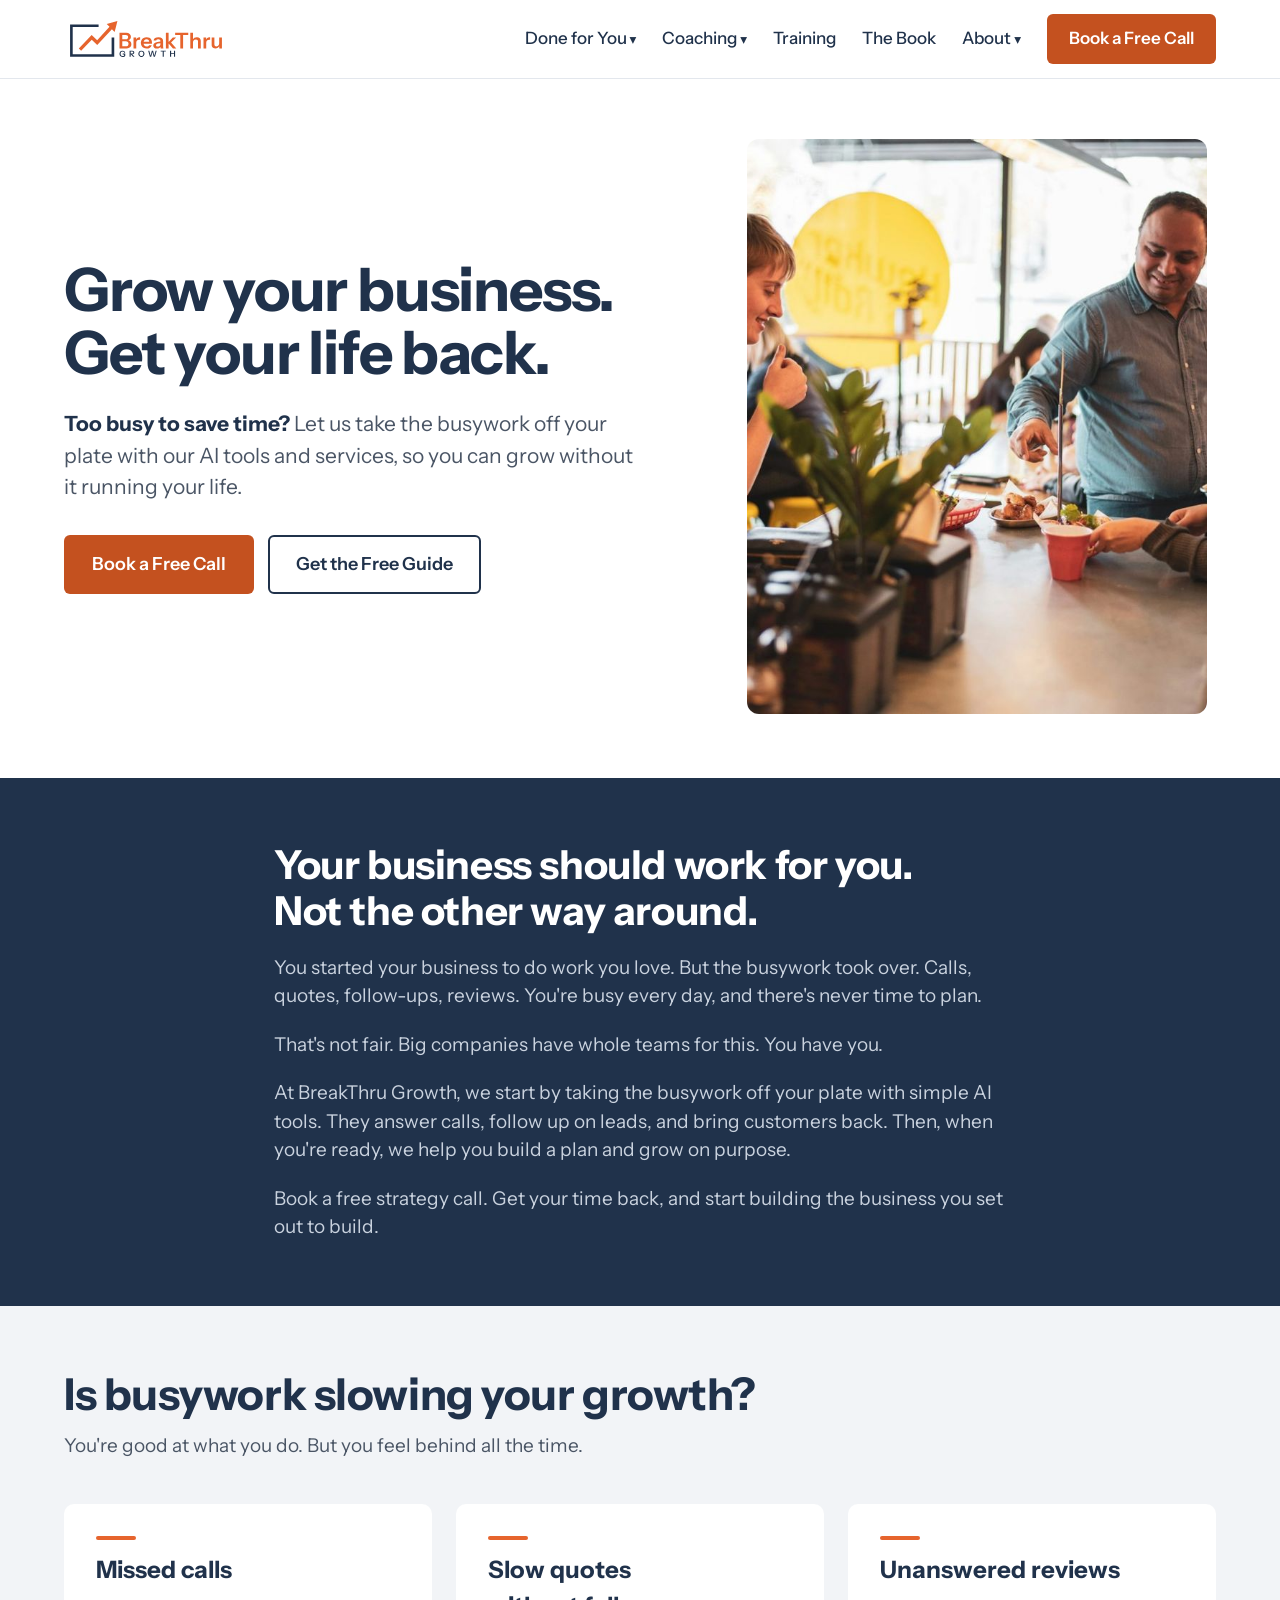
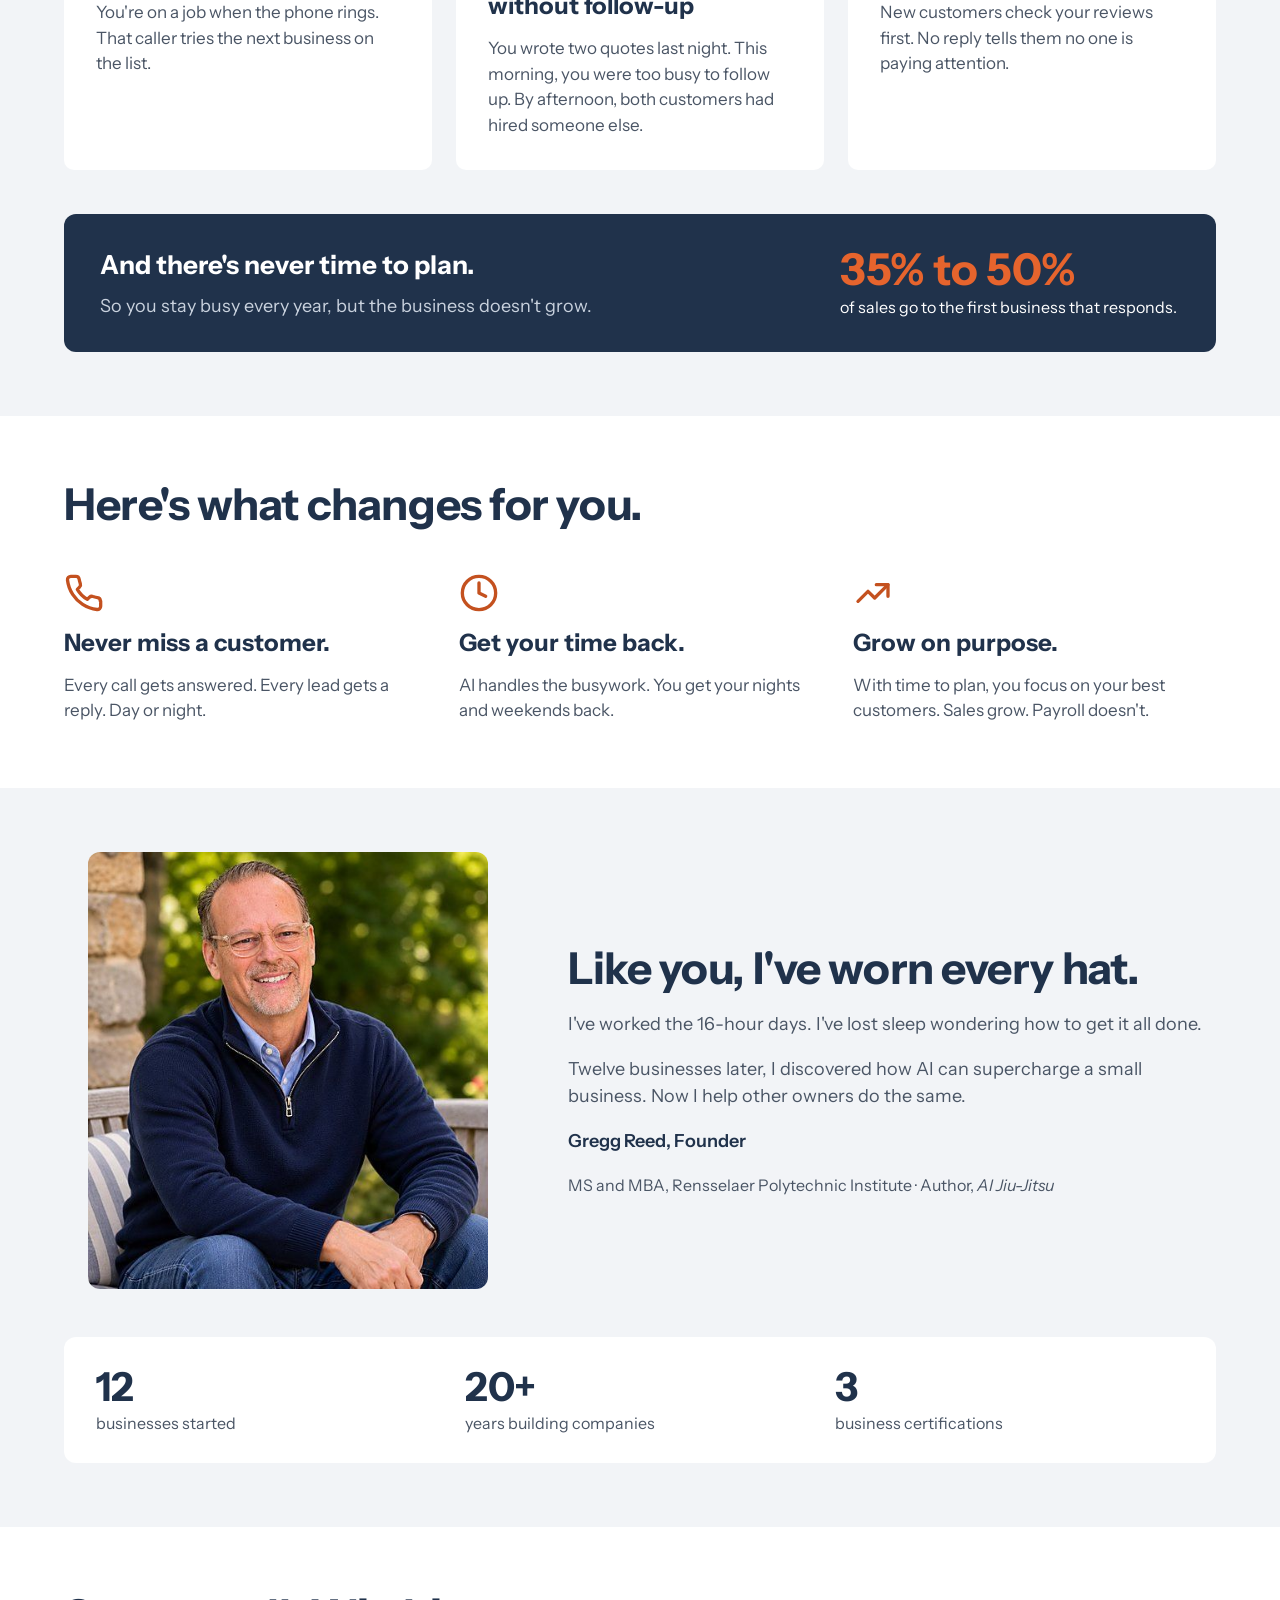
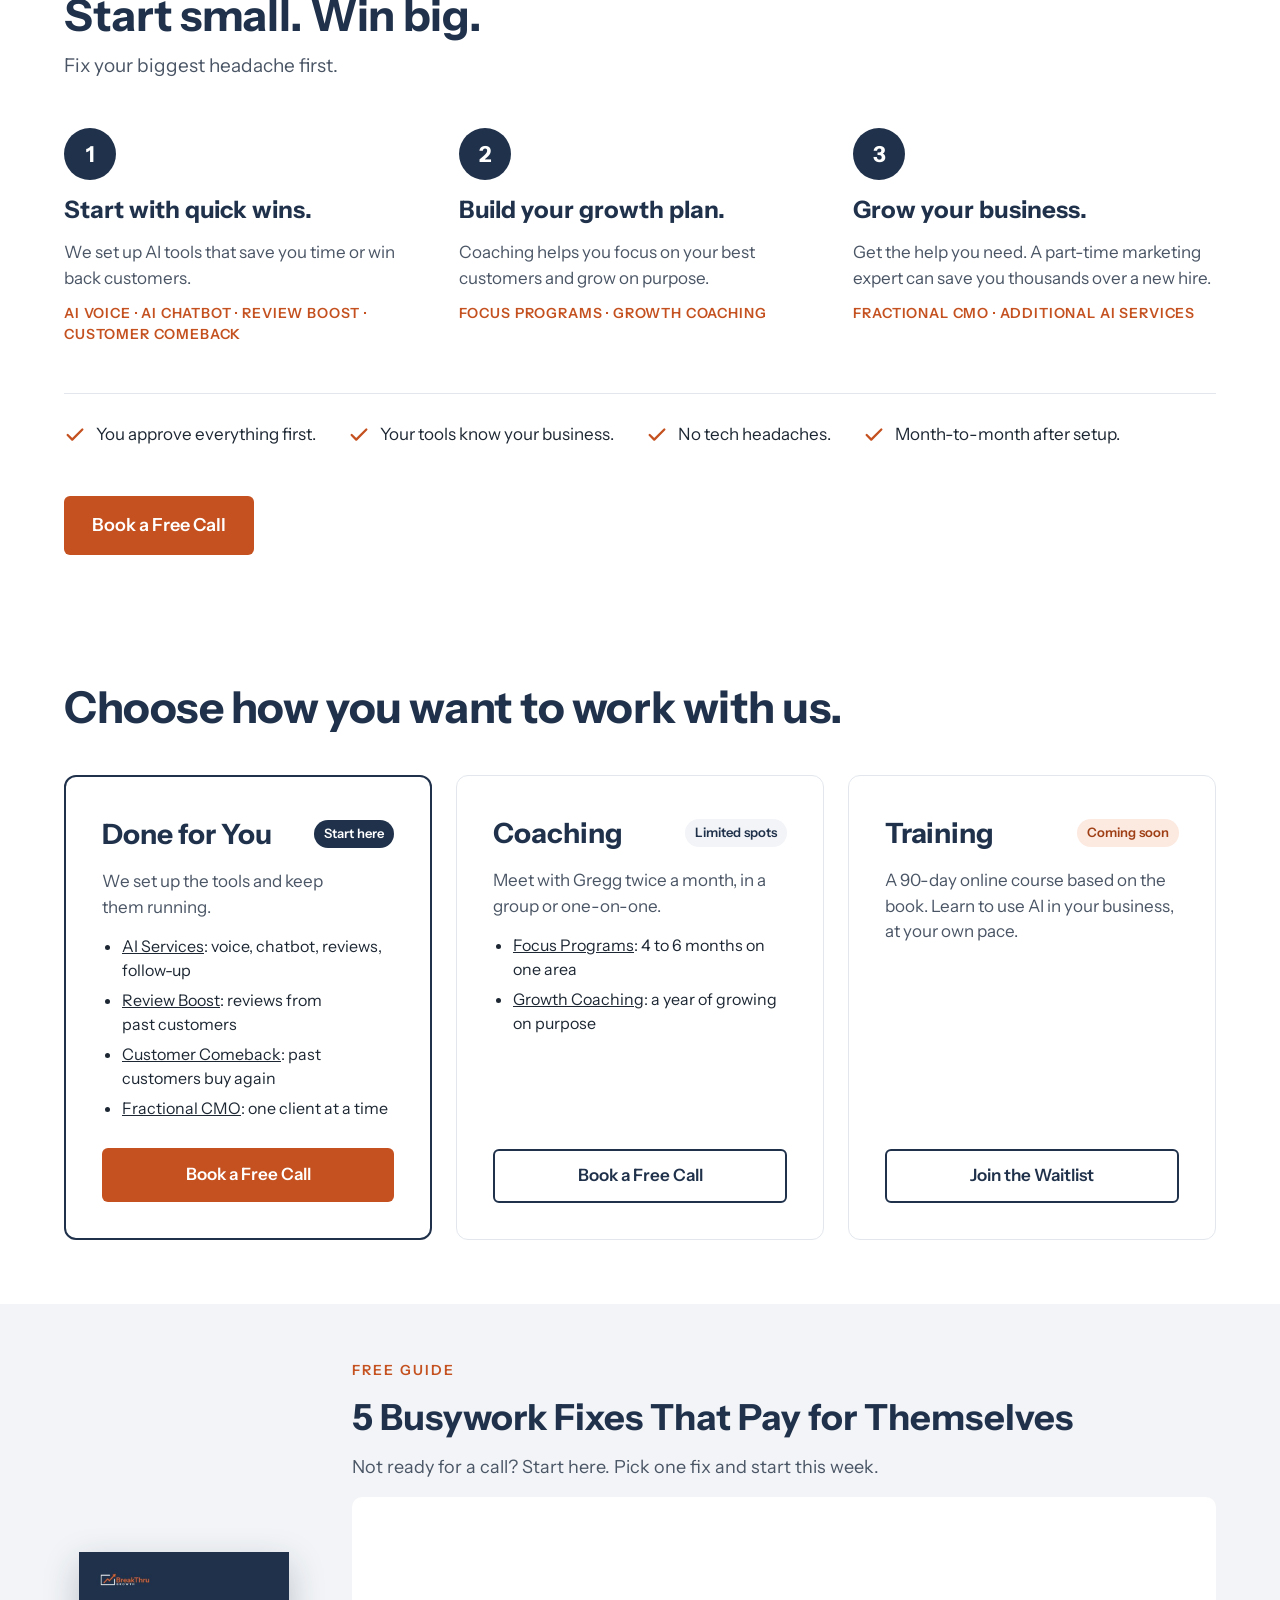
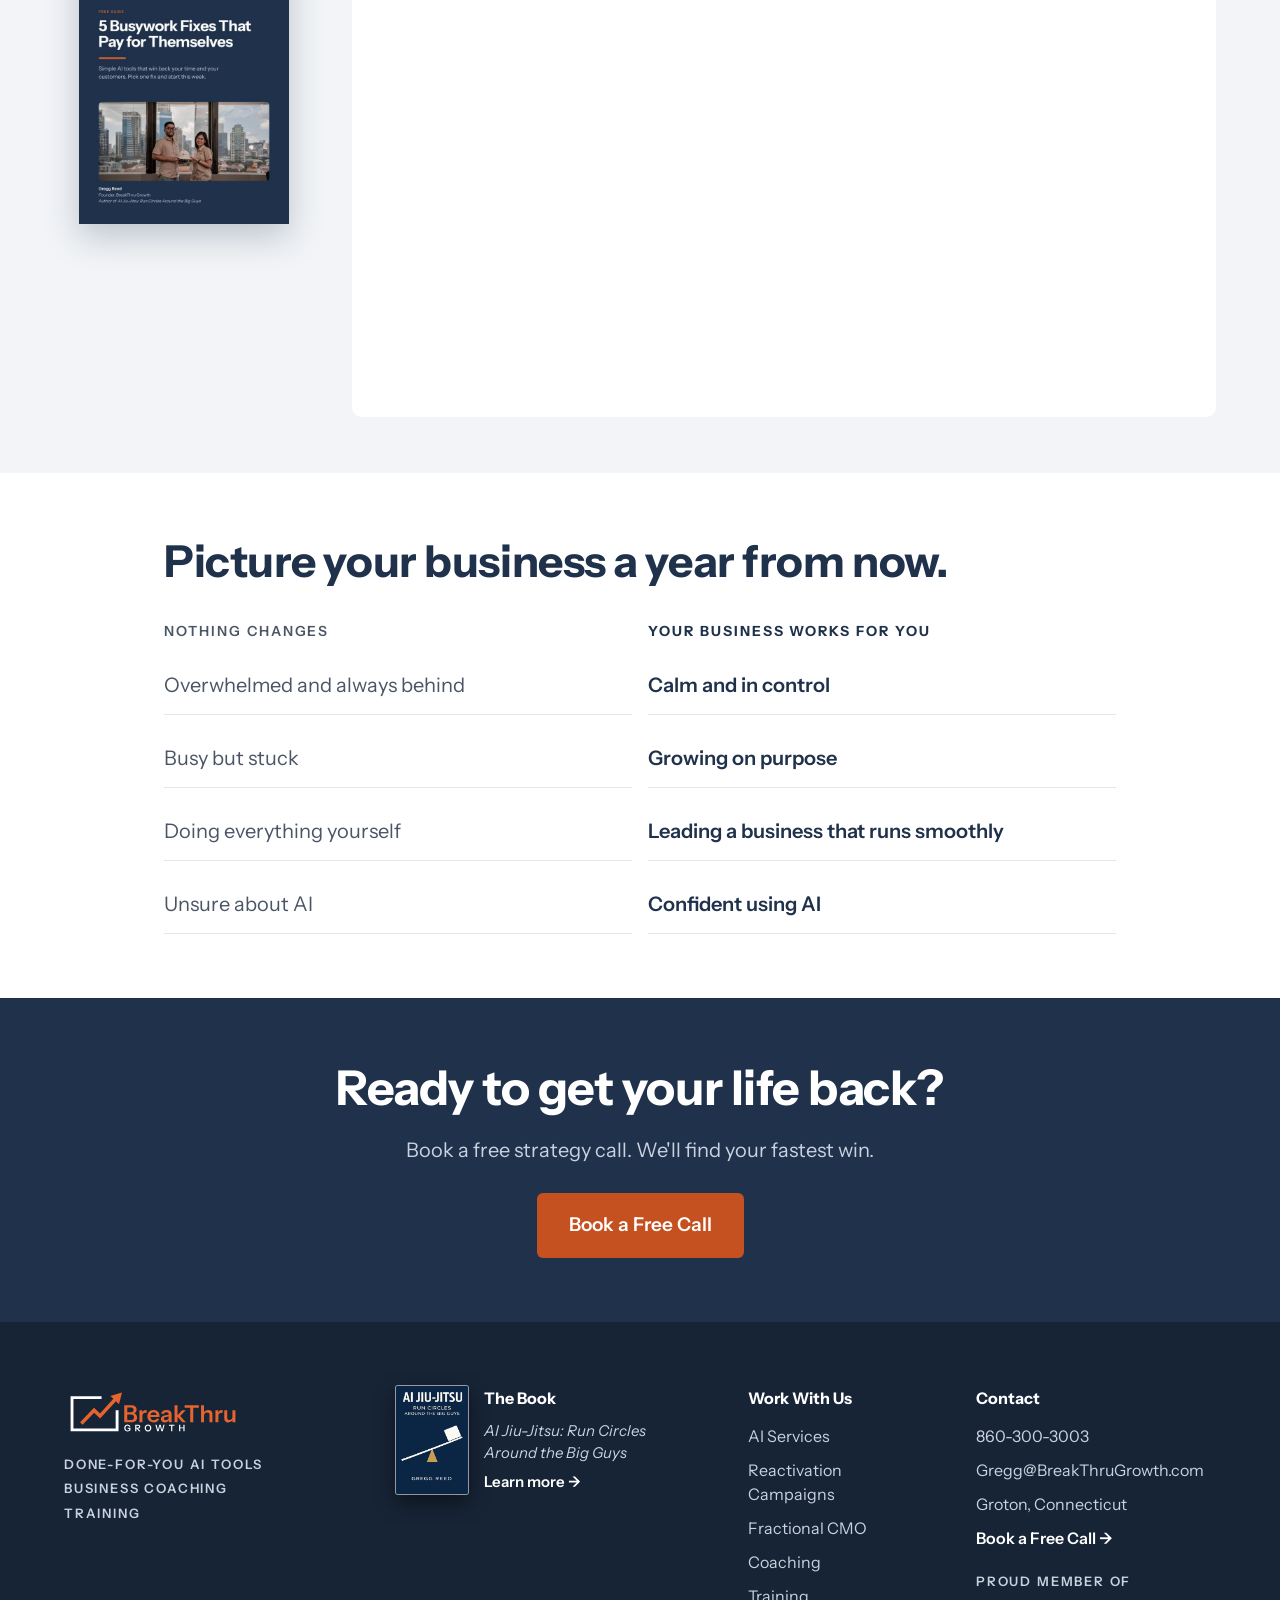
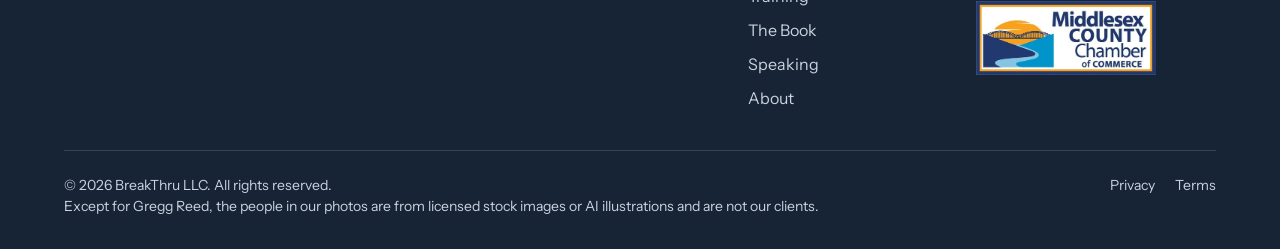
<file: index.html>
<!doctype html>
<html lang="en">
<head>
<meta charset="utf-8">
<meta name="viewport" content="width=device-width, initial-scale=1">
<title>BreakThru Growth | AI Tools and Coaching for Small Business</title>
<meta name="description" content="Too busy to save time? We set up AI tools that answer calls, follow up on leads, and win back customers, so you can grow without it running your life.">
<link rel="canonical" href="https://breakthrugrowth.com/">
<meta property="og:type" content="website">
<meta property="og:site_name" content="BreakThru Growth">
<meta property="og:title" content="BreakThru Growth | AI Tools and Coaching for Small Business">
<meta property="og:description" content="Too busy to save time? We set up AI tools that answer calls, follow up on leads, and win back customers, so you can grow without it running your life.">
<meta property="og:url" content="https://breakthrugrowth.com/">
<meta property="og:image" content="https://breakthrugrowth.com/assets/img/hero-cafe-owner.jpg">
<meta name="twitter:card" content="summary_large_image">
<link rel="icon" href="/favicon.svg?v=3" type="image/svg+xml">
<link rel="icon" href="/favicon-32x32.png?v=3" sizes="32x32" type="image/png">
<link rel="icon" href="/favicon.ico?v=3" sizes="any">
<link rel="apple-touch-icon" href="/apple-touch-icon.png?v=3">
<link rel="manifest" href="/site.webmanifest?v=3">
<meta name="theme-color" content="#20324B">
<link rel="preconnect" href="https://fonts.googleapis.com">
<link rel="preconnect" href="https://fonts.gstatic.com" crossorigin>
<link href="https://fonts.googleapis.com/css2?family=Instrument+Sans:wght@400;500;600;700&amp;display=swap" rel="stylesheet">
<link rel="stylesheet" href="/assets/css/site.css?v=20261113">
<script type="application/ld+json">
{"@context":"https://schema.org","@type":"ProfessionalService","name":"BreakThru Growth","url":"https://breakthrugrowth.com/",
"logo":"https://breakthrugrowth.com/assets/img/logo-color.svg","image":"https://breakthrugrowth.com/assets/img/gregg-portrait.jpg",
"telephone":"+1-860-300-3003",
"address":{"@type":"PostalAddress","addressLocality":"Groton","addressRegion":"CT","addressCountry":"US"},
"founder":{"@type":"Person","name":"Gregg Reed"},"parentOrganization":{"@type":"Organization","name":"BreakThru LLC"},
"description":"AI tools, training, and coaching for small business owners."}
</script>
</head>
<body>
<div class="page">

<!-- HEADER -->
<a class="skip" href="#main">Skip to content</a>
<header class="site-header">
<div class="wrap">
<a class="brand" href="/"><img src="/assets/img/logo-color.svg" alt="BreakThru Growth" width="166" height="48"></a>
<input type="checkbox" id="menu" class="menu-toggle" aria-label="Show menu">
<label for="menu" class="menu-btn">Menu</label>
<nav class="nav" aria-label="Main">
<div class="dd"><a href="/ai-services/">Done for You</a>
<div class="dd-menu"><a href="/ai-services/">AI Services</a><a href="/reactivation/">Reactivation Campaigns</a><a href="/fractional/">Fractional CMO</a></div></div>
<div class="dd"><a href="/coaching/">Coaching</a>
<div class="dd-menu"><a href="/coaching/#focus">Focus Programs</a><a href="/coaching/#growth">Growth Coaching</a></div></div>
<a href="/training/">Training</a>
<a href="/book/">The Book</a>
<div class="dd"><a href="/about/">About</a>
<div class="dd-menu"><a href="/about/">About Gregg</a><a href="/speaking/">Speaking</a></div></div>
<a class="btn" href="/start/">Book a Free Call</a>
</nav>
</div>
</header>
<main id="main">

<!-- 1. HERO: desire + one-liner + two CTAs + success image -->
<section id="top" style="background: #FFFFFF">
<div style="max-width: 1200px; margin: 0 auto; padding: 60px 24px 64px; display: flex; flex-wrap: wrap; align-items: center; gap: 56px">
<div style="flex: 1 1 520px; min-width: 0; display: flex; flex-direction: column; gap: 24px">
<h1 style="margin: 0; font-size: 60px; line-height: 1.05; font-weight: 700; color: #20324B; letter-spacing: -0.02em">Grow your business. Get your life back.</h1>
<p style="margin: 0; font-size: 21px; color: #4A5565; max-width: 580px"><b style="color: #20324B">Too busy to save time?</b> Let us take the busywork off your plate with our AI tools and services, so you can grow without it running your life.</p>
<div style="display: flex; flex-wrap: wrap; gap: 14px; margin-top: 8px">
<a href="/start/" style="background: #C4511F; color: #FFFFFF; text-decoration: none; font-weight: 600; font-size: 18px; padding: 16px 28px; border-radius: 6px">Book a Free Call</a>
<a href="#free-guide" style="border: 2px solid #20324B; color: #20324B; text-decoration: none; font-weight: 600; font-size: 18px; padding: 14px 26px; border-radius: 6px">Get the Free Guide</a>
</div>
</div>
<div style="flex: 1 1 380px; min-width: 0; display: flex; justify-content: center">
<img src="/assets/img/hero-cafe-owner.jpg" alt="A small business owner serving happy customers at the counter" style="width: 100%; max-width: 460px; aspect-ratio: 4 / 5; object-fit: cover; border-radius: 12px; display: block">
</div>
</div>
</section>

<!-- 7. EXPLANATORY PARAGRAPH -->
<section style="background: #20324B; color: #FFFFFF">
<div style="max-width: 780px; margin: 0 auto; padding: 64px 24px; display: flex; flex-direction: column; gap: 20px">
<h2 style="margin: 0; font-size: 40px; line-height: 1.15; letter-spacing: -0.01em"><span style="display: block">Your business should work for you.</span><span style="display: block">Not the other way around.</span></h2>
<p style="margin: 0; font-size: 19px; color: #C9D2DE">You started your business to do work you love. But the busywork took over. Calls, quotes, follow-ups, reviews. You're busy every day, and there's never time to plan.</p>
<p style="margin: 0; font-size: 19px; color: #C9D2DE">That's not fair. Big companies have whole teams for this. You have you.</p>
<p style="margin: 0; font-size: 19px; color: #C9D2DE">At BreakThru Growth, we start by taking the busywork off your plate with simple AI tools. They answer calls, follow up on leads, and bring customers back. Then, when you're ready, we help you build a plan and grow on purpose.</p>
<p style="margin: 0; font-size: 19px; color: #C9D2DE">Book a free strategy call. Get your time back, and start building the business you set out to build.</p>
</div>
</section>

<!-- 3. STAKES: villain, problem at the door, deeper problem, internal, failure -->
<section style="background: #F2F4F7">
<div style="max-width: 1200px; margin: 0 auto; padding: 64px 24px; display: flex; flex-direction: column; gap: 44px">
<div style="display: flex; flex-direction: column; gap: 14px; max-width: 780px">
<h2 style="margin: 0; font-size: 44px; line-height: 1.1; color: #20324B; letter-spacing: -0.01em">Is busywork slowing your growth?</h2>
<p style="margin: 0; font-size: 19px; color: #4A5565">You're good at what you do. But you feel behind all the time.</p>
</div>
<div style="display: grid; grid-template-columns: repeat(auto-fit, minmax(280px, 1fr)); gap: 24px">
<div style="background: #FFFFFF; border-radius: 10px; padding: 32px; display: flex; flex-direction: column; gap: 12px">
<div style="width: 40px; height: 4px; background: #E6642D; border-radius: 2px"></div>
<h3 style="margin: 0; font-size: 24px; color: #20324B">Missed calls</h3>
<p style="margin: 0; font-size: 17px; color: #4A5565">You're on a job when the phone rings. That caller tries the next business on the list.</p>
</div>
<div style="background: #FFFFFF; border-radius: 10px; padding: 32px; display: flex; flex-direction: column; gap: 12px">
<div style="width: 40px; height: 4px; background: #E6642D; border-radius: 2px"></div>
<h3 style="margin: 0; font-size: 24px; color: #20324B">Slow quotes without follow-up</h3>
<p style="margin: 0; font-size: 17px; color: #4A5565">You wrote two quotes last night. This morning, you were too busy to follow up. By afternoon, both customers had hired someone else.</p>
</div>
<div style="background: #FFFFFF; border-radius: 10px; padding: 32px; display: flex; flex-direction: column; gap: 12px">
<div style="width: 40px; height: 4px; background: #E6642D; border-radius: 2px"></div>
<h3 style="margin: 0; font-size: 24px; color: #20324B">Unanswered reviews</h3>
<p style="margin: 0; font-size: 17px; color: #4A5565">New customers check your reviews first. No reply tells them no one is paying attention.</p>
</div>
</div>
<div style="background: #20324B; border-radius: 12px; padding: 32px 36px; display: flex; flex-wrap: wrap; align-items: center; gap: 32px">
<div style="flex: 1 1 460px; min-width: 0; display: flex; flex-direction: column; gap: 8px">
<h3 style="margin: 0; font-size: 26px; color: #FFFFFF">And there's never time to plan.</h3>
<p style="margin: 0; font-size: 18px; color: #C9D2DE">So you stay busy every year, but the business doesn't grow.</p>
</div>
<div style="flex: 0 1 340px; min-width: 0; display: flex; flex-direction: column; gap: 4px">
<p style="margin: 0; font-size: 44px; font-weight: 700; line-height: 1; color: #E6642D">35% to 50%</p>
<p style="margin: 0; font-size: 16px; color: #FFFFFF">of sales go to the first business that responds.</p>
</div>
</div>
</div>
</section>

<!-- 4. VALUE -->
<section style="background: #FFFFFF">
<div style="max-width: 1200px; margin: 0 auto; padding: 64px 24px; display: flex; flex-direction: column; gap: 44px">
<h2 style="margin: 0; font-size: 44px; line-height: 1.1; color: #20324B; letter-spacing: -0.01em">Here's what changes for you.</h2>
<div style="display: grid; grid-template-columns: repeat(auto-fit, minmax(280px, 1fr)); gap: 32px">
<div style="display: flex; flex-direction: column; gap: 12px">
<svg aria-hidden="true" width="40" height="40" viewBox="0 0 24 24" fill="none" stroke="#C4511F" stroke-width="2" stroke-linecap="round" stroke-linejoin="round"><path d="M22 16.9v3a2 2 0 0 1-2.2 2 19.8 19.8 0 0 1-8.6-3.1 19.5 19.5 0 0 1-6-6A19.8 19.8 0 0 1 2.1 4.2 2 2 0 0 1 4.1 2h3a2 2 0 0 1 2 1.7c.1.9.4 1.8.7 2.7a2 2 0 0 1-.5 2.1L8 9.8a16 16 0 0 0 6 6l1.3-1.3a2 2 0 0 1 2.1-.4c.9.3 1.8.6 2.7.7a2 2 0 0 1 1.7 2z"></path></svg>
<h3 style="margin: 0; font-size: 24px; color: #20324B">Never miss a customer.</h3>
<p style="margin: 0; font-size: 17px; color: #4A5565">Every call gets answered. Every lead gets a reply. Day or night.</p>
</div>
<div style="display: flex; flex-direction: column; gap: 12px">
<svg aria-hidden="true" width="40" height="40" viewBox="0 0 24 24" fill="none" stroke="#C4511F" stroke-width="2" stroke-linecap="round" stroke-linejoin="round"><circle cx="12" cy="12" r="10"></circle><path d="M12 6v6l4 2"></path></svg>
<h3 style="margin: 0; font-size: 24px; color: #20324B">Get your time back.</h3>
<p style="margin: 0; font-size: 17px; color: #4A5565">AI handles the busywork. You get your nights and weekends back.</p>
</div>
<div style="display: flex; flex-direction: column; gap: 12px">
<svg aria-hidden="true" width="40" height="40" viewBox="0 0 24 24" fill="none" stroke="#C4511F" stroke-width="2" stroke-linecap="round" stroke-linejoin="round"><path d="M3 17l6-6 4 4 8-8"></path><path d="M14 7h7v7"></path></svg>
<h3 style="margin: 0; font-size: 24px; color: #20324B">Grow on purpose.</h3>
<p style="margin: 0; font-size: 17px; color: #4A5565">With time to plan, you focus on your best customers. Sales grow. Payroll doesn't.</p>
</div>
</div>
</div>
</section>

<!-- 5. GUIDE -->
<section id="guide" style="background: #F2F4F7">
<div style="max-width: 1200px; margin: 0 auto; padding: 64px 24px; display: flex; flex-direction: column; gap: 48px">
<div style="display: flex; flex-wrap: wrap; align-items: center; gap: 56px">
<div style="flex: 1 1 320px; min-width: 0; display: flex; justify-content: center">
<img loading="lazy" src="/assets/img/gregg-portrait.jpg" alt="Gregg Reed, founder of BreakThru Growth" style="width: 100%; max-width: 400px; border-radius: 12px; display: block">
</div>
<div style="flex: 1 1 520px; min-width: 0; display: flex; flex-direction: column; gap: 18px">
<h2 style="margin: 0; font-size: 44px; line-height: 1.1; color: #20324B; letter-spacing: -0.01em">Like you, I've worn every hat.</h2>
<p style="margin: 0; font-size: 18px; color: #4A5565">I've worked the 16-hour days. I've lost sleep wondering how to get it all done.</p>
<p style="margin: 0; font-size: 18px; color: #4A5565">Twelve businesses later, I discovered how AI can supercharge a small business. Now I help other owners do the same.</p>
<p style="margin: 0; font-size: 18px; font-weight: 600; color: #20324B">Gregg Reed, Founder</p>
<p style="margin: 0; font-size: 16px; color: #4A5565">MS and MBA, Rensselaer Polytechnic Institute · Author, <i>AI Jiu-Jitsu</i></p>
</div>
</div>
<div style="display: grid; grid-template-columns: repeat(auto-fit, minmax(220px, 1fr)); gap: 20px; background: #FFFFFF; border-radius: 12px; padding: 28px 32px">
<div style="display: flex; flex-direction: column; gap: 2px"><p style="margin: 0; font-size: 40px; font-weight: 700; line-height: 1.1; color: #20324B">12</p><p style="margin: 0; font-size: 16px; color: #4A5565">businesses started</p></div>
<div style="display: flex; flex-direction: column; gap: 2px"><p style="margin: 0; font-size: 40px; font-weight: 700; line-height: 1.1; color: #20324B">20+</p><p style="margin: 0; font-size: 16px; color: #4A5565">years building companies</p></div>
<div style="display: flex; flex-direction: column; gap: 2px"><p style="margin: 0; font-size: 40px; font-weight: 700; line-height: 1.1; color: #20324B">3</p><p style="margin: 0; font-size: 16px; color: #4A5565">business certifications</p></div>
</div>
<!-- TESTIMONIALS: remove this comment wrapper when quotes are ready
<div style="display: grid; grid-template-columns: repeat(auto-fit, minmax(300px, 1fr)); gap: 20px">
<div style="border: 2px dashed #B8C1CE; border-radius: 10px; padding: 24px; color: #4A5565; font-size: 16px; background: #FFFFFF">[ CLIENT TESTIMONIAL: short quote, name, business, town ]</div>
<div style="border: 2px dashed #B8C1CE; border-radius: 10px; padding: 24px; color: #4A5565; font-size: 16px; background: #FFFFFF">[ READER REVIEW of AI Jiu-Jitsu, with name and business ]</div>
</div>
-->
</div>
</section>

<!-- 6. PLAN: the ladder + agreement plan -->
<section style="background: #FFFFFF">
<div style="max-width: 1200px; margin: 0 auto; padding: 64px 24px; display: flex; flex-direction: column; gap: 48px">
<div style="display: flex; flex-direction: column; gap: 12px; max-width: 780px">
<h2 style="margin: 0; font-size: 44px; line-height: 1.1; color: #20324B; letter-spacing: -0.01em">Start small. Win big.</h2>
<p style="margin: 0; font-size: 19px; color: #4A5565">Fix your biggest headache first.</p>
</div>
<div style="display: grid; grid-template-columns: repeat(auto-fit, minmax(280px, 1fr)); gap: 32px">
<div style="display: flex; flex-direction: column; gap: 12px">
<div style="width: 52px; height: 52px; border-radius: 50%; background: #20324B; color: #FFFFFF; display: flex; align-items: center; justify-content: center; font-size: 22px; font-weight: 700">1</div>
<h3 style="margin: 0; font-size: 24px; color: #20324B">Start with quick wins.</h3>
<p style="margin: 0; font-size: 17px; color: #4A5565">We set up AI tools that save you time or win back customers.</p>
<p style="margin: 0; font-size: 14px; font-weight: 600; letter-spacing: 0.06em; color: #C4511F">AI VOICE · AI CHATBOT · REVIEW BOOST · CUSTOMER COMEBACK</p>
</div>
<div style="display: flex; flex-direction: column; gap: 12px">
<div style="width: 52px; height: 52px; border-radius: 50%; background: #20324B; color: #FFFFFF; display: flex; align-items: center; justify-content: center; font-size: 22px; font-weight: 700">2</div>
<h3 style="margin: 0; font-size: 24px; color: #20324B">Build your growth plan.</h3>
<p style="margin: 0; font-size: 17px; color: #4A5565">Coaching helps you focus on your best customers and grow on purpose.</p>
<p style="margin: 0; font-size: 14px; font-weight: 600; letter-spacing: 0.06em; color: #C4511F">FOCUS PROGRAMS · GROWTH COACHING</p>
</div>
<div style="display: flex; flex-direction: column; gap: 12px">
<div style="width: 52px; height: 52px; border-radius: 50%; background: #20324B; color: #FFFFFF; display: flex; align-items: center; justify-content: center; font-size: 22px; font-weight: 700">3</div>
<h3 style="margin: 0; font-size: 24px; color: #20324B">Grow your business.</h3>
<p style="margin: 0; font-size: 17px; color: #4A5565">Get the help you need. A part-time marketing expert can save you thousands over a new hire.</p>
<p style="margin: 0; font-size: 14px; font-weight: 600; letter-spacing: 0.06em; color: #C4511F">FRACTIONAL CMO · ADDITIONAL AI SERVICES</p>
</div>
</div>
<div style="display: flex; flex-wrap: wrap; gap: 12px 32px; border-top: 1px solid #E3E7ED; padding-top: 28px">
<div style="display: flex; align-items: center; gap: 10px"><svg aria-hidden="true" width="22" height="22" viewBox="0 0 24 24" fill="none" stroke="#C4511F" stroke-width="2.5" stroke-linecap="round" stroke-linejoin="round"><path d="M4 12l5 5L20 6"></path></svg><span style="font-size: 17px; color: #1D2733">You approve everything first.</span></div>
<div style="display: flex; align-items: center; gap: 10px"><svg aria-hidden="true" width="22" height="22" viewBox="0 0 24 24" fill="none" stroke="#C4511F" stroke-width="2.5" stroke-linecap="round" stroke-linejoin="round"><path d="M4 12l5 5L20 6"></path></svg><span style="font-size: 17px; color: #1D2733">Your tools know your business.</span></div>
<div style="display: flex; align-items: center; gap: 10px"><svg aria-hidden="true" width="22" height="22" viewBox="0 0 24 24" fill="none" stroke="#C4511F" stroke-width="2.5" stroke-linecap="round" stroke-linejoin="round"><path d="M4 12l5 5L20 6"></path></svg><span style="font-size: 17px; color: #1D2733">No tech headaches.</span></div>
<div style="display: flex; align-items: center; gap: 10px"><svg aria-hidden="true" width="22" height="22" viewBox="0 0 24 24" fill="none" stroke="#C4511F" stroke-width="2.5" stroke-linecap="round" stroke-linejoin="round"><path d="M4 12l5 5L20 6"></path></svg><span style="font-size: 17px; color: #1D2733">Month-to-month after setup.</span></div>
</div>
<div><a href="/start/" style="background: #C4511F; color: #FFFFFF; text-decoration: none; font-weight: 600; font-size: 18px; padding: 16px 28px; border-radius: 6px; display: inline-block">Book a Free Call</a></div>
</div>
</section>



<!-- 8. THREE DOORS -->
<section id="doors" style="background: #FFFFFF">
<div style="max-width: 1200px; margin: 0 auto; padding: 64px 24px; display: flex; flex-direction: column; gap: 44px">
<h2 style="margin: 0; font-size: 44px; line-height: 1.1; color: #20324B; letter-spacing: -0.01em">Choose how you want to work with us.</h2>
<div style="display: grid; grid-template-columns: repeat(auto-fit, minmax(300px, 1fr)); gap: 24px; align-items: stretch">
<div style="border: 2px solid #20324B; border-radius: 12px; padding: 36px; display: flex; flex-direction: column; gap: 14px">
<div style="display: flex; align-items: center; justify-content: space-between; gap: 12px"><h3 style="margin: 0; font-size: 28px; color: #20324B">Done for You</h3><span style="background: #20324B; color: #FFFFFF; font-size: 13px; font-weight: 600; padding: 4px 10px; border-radius: 999px">Start here</span></div>
<p style="margin: 0; font-size: 17px; color: #4A5565">We set up the tools and keep them running.</p>
<ul style="margin: 0; padding-left: 20px; font-size: 16px; color: #1D2733; display: flex; flex-direction: column; gap: 6px">
<li><a href="/ai-services/" style="color: #1D2733">AI Services</a>: voice, chatbot, reviews, follow-up</li>
<li><a href="/reactivation/" style="color: #1D2733">Review Boost</a>: reviews from past customers</li>
<li><a href="/reactivation/" style="color: #1D2733">Customer Comeback</a>: past customers buy again</li>
<li><a href="/fractional/" style="color: #1D2733">Fractional CMO</a>: one client at a time</li>
</ul>
<div style="flex-grow: 1"></div>
<a href="/start/" style="background: #C4511F; color: #FFFFFF; text-decoration: none; font-weight: 600; font-size: 17px; padding: 14px 20px; border-radius: 6px; text-align: center">Book a Free Call</a>
</div>
<div style="border: 1px solid #E3E7ED; border-radius: 12px; padding: 36px; display: flex; flex-direction: column; gap: 14px">
<div style="display: flex; align-items: center; justify-content: space-between; gap: 12px"><h3 style="margin: 0; font-size: 28px; color: #20324B">Coaching</h3><span style="background: #F2F4F7; color: #20324B; font-size: 13px; font-weight: 600; padding: 4px 10px; border-radius: 999px">Limited spots</span></div>
<p style="margin: 0; font-size: 17px; color: #4A5565">Meet with Gregg twice a month, in a group or one-on-one.</p>
<ul style="margin: 0; padding-left: 20px; font-size: 16px; color: #1D2733; display: flex; flex-direction: column; gap: 6px">
<li><a href="/coaching/#focus" style="color: #1D2733">Focus Programs</a>: 4 to 6 months on one area</li>
<li><a href="/coaching/#growth" style="color: #1D2733">Growth Coaching</a>: a year of growing on purpose</li>
</ul>
<div style="flex-grow: 1"></div>
<a href="/start/" style="border: 2px solid #20324B; color: #20324B; text-decoration: none; font-weight: 600; font-size: 17px; padding: 12px 20px; border-radius: 6px; text-align: center">Book a Free Call</a>
</div>
<div style="border: 1px solid #E3E7ED; border-radius: 12px; padding: 36px; display: flex; flex-direction: column; gap: 14px">
<div style="display: flex; align-items: center; justify-content: space-between; gap: 12px"><h3 style="margin: 0; font-size: 28px; color: #20324B">Training</h3><span style="background: #FCE9E0; color: #9E3F15; font-size: 13px; font-weight: 600; padding: 4px 10px; border-radius: 999px">Coming soon</span></div>
<p style="margin: 0; font-size: 17px; color: #4A5565">A 90-day online course based on the book. Learn to use AI in your business, at your own pace.</p>
<div style="flex-grow: 1"></div>
<a href="/training/" style="border: 2px solid #20324B; color: #20324B; text-decoration: none; font-weight: 600; font-size: 17px; padding: 12px 20px; border-radius: 6px; text-align: center">Join the Waitlist</a>
</div>
</div>
</div>
</section>

<!-- 9. FREE GUIDE -->
<section id="free-guide" style="background: #F2F4F7">
<div style="max-width: 1200px; margin: 0 auto; padding: 56px 24px; display: flex; flex-wrap: wrap; align-items: center; gap: 48px">
<div style="flex: 0 1 240px; min-width: 0; display: flex; justify-content: center">
<img loading="lazy" src="/assets/img/guide-cover.jpg" alt="Cover of the free guide, 5 Busywork Fixes That Pay for Themselves" style="width: 210px; display: block; box-shadow: 0 12px 32px rgba(32, 50, 75, 0.25)">
</div>
<div style="flex: 1 1 520px; min-width: 0; display: flex; flex-direction: column; gap: 16px">
<p style="margin: 0; font-size: 14px; font-weight: 600; letter-spacing: 0.14em; color: #C4511F">FREE GUIDE</p>
<h2 style="margin: 0; font-size: 36px; line-height: 1.15; color: #20324B">5 Busywork Fixes That Pay for Themselves</h2>
<p style="margin: 0; font-size: 18px; color: #4A5565">Not ready for a call? Start here. Pick one fix and start this week.</p>
<div style="background: #FFFFFF; border-radius: 10px; overflow: hidden">
<iframe src="https://api.leadconnectorhq.com/widget/form/CgDVJ7hEyCGIOpMJvEPG" style="width: 100%; height: 520px; border: none; border-radius: 10px; display: block" id="inline-CgDVJ7hEyCGIOpMJvEPG" data-layout="{'id':'INLINE'}" data-trigger-type="alwaysShow" data-trigger-value="" data-activation-type="alwaysActivated" data-activation-value="" data-deactivation-type="neverDeactivate" data-deactivation-value="" data-form-name="Busywork Guide" data-height="520" data-layout-iframe-id="inline-CgDVJ7hEyCGIOpMJvEPG" data-form-id="CgDVJ7hEyCGIOpMJvEPG" title="Get the free guide: 5 Busywork Fixes"></iframe>
</div>
<script src="https://link.msgsndr.com/js/form_embed.js" defer></script>
</div>
</div>
</section>

<!-- 10. TRANSFORMATION -->
<section style="background: #FFFFFF">
<div style="max-width: 1000px; margin: 0 auto; padding: 64px 24px; display: flex; flex-direction: column; gap: 36px">
<h2 style="margin: 0; font-size: 44px; line-height: 1.1; color: #20324B; letter-spacing: -0.01em">Picture your business a year from now.</h2>
<div style="display: grid; grid-template-columns: repeat(auto-fit, minmax(300px, 1fr)); gap: 16px">
<div style="display: flex; flex-direction: column; gap: 14px">
<p style="margin: 0; font-size: 14px; font-weight: 600; letter-spacing: 0.14em; color: #4A5565">NOTHING CHANGES</p>
<p style="margin: 0; font-size: 20px; color: #4A5565; padding: 14px 0; border-bottom: 1px solid #E3E7ED">Overwhelmed and always behind</p>
<p style="margin: 0; font-size: 20px; color: #4A5565; padding: 14px 0; border-bottom: 1px solid #E3E7ED">Busy but stuck</p>
<p style="margin: 0; font-size: 20px; color: #4A5565; padding: 14px 0; border-bottom: 1px solid #E3E7ED">Doing everything yourself</p>
<p style="margin: 0; font-size: 20px; color: #4A5565; padding: 14px 0; border-bottom: 1px solid #E3E7ED">Unsure about AI</p>
</div>
<div style="display: flex; flex-direction: column; gap: 14px">
<p style="margin: 0; font-size: 14px; font-weight: 700; letter-spacing: 0.14em; color: #20324B">YOUR BUSINESS WORKS FOR YOU</p>
<p style="margin: 0; font-size: 20px; font-weight: 600; color: #20324B; padding: 14px 0; border-bottom: 1px solid #E3E7ED">Calm and in control</p>
<p style="margin: 0; font-size: 20px; font-weight: 600; color: #20324B; padding: 14px 0; border-bottom: 1px solid #E3E7ED">Growing on purpose</p>
<p style="margin: 0; font-size: 20px; font-weight: 600; color: #20324B; padding: 14px 0; border-bottom: 1px solid #E3E7ED">Leading a business that runs smoothly</p>
<p style="margin: 0; font-size: 20px; font-weight: 600; color: #20324B; padding: 14px 0; border-bottom: 1px solid #E3E7ED">Confident using AI</p>
</div>
</div>
</div>
</section>

<!-- 11. FINAL CTA -->
<section id="start" style="background: #20324B; color: #FFFFFF">
<div style="max-width: 820px; margin: 0 auto; padding: 64px 24px; display: flex; flex-direction: column; align-items: center; text-align: center; gap: 20px">
<h2 style="margin: 0; font-size: 48px; line-height: 1.1; letter-spacing: -0.01em">Ready to get your life back?</h2>
<p style="margin: 0; font-size: 20px; color: #C9D2DE">Book a free strategy call. We'll find your fastest win.</p>
<a href="/start/" style="background: #C4511F; color: #FFFFFF; text-decoration: none; font-weight: 600; font-size: 19px; padding: 18px 32px; border-radius: 6px; margin-top: 8px">Book a Free Call</a>
</div>
</section>

<!-- FOOTER -->
</main>
<footer class="site-footer">
<div class="wrap">
<div class="cols">
<div class="col" style="flex: 1 1 260px; min-width: 0; gap: 14px">
<img src="/assets/img/logo-reverse.svg" alt="BreakThru Growth" width="180" height="52" style="height: 52px; width: auto; align-self: flex-start">
<p style="margin: 0; font-size: 13px; font-weight: 600; letter-spacing: 0.14em; line-height: 1.9">DONE-FOR-YOU AI TOOLS<br>BUSINESS COACHING<br>TRAINING</p>
</div>
<div class="col" style="flex: 1 1 280px; min-width: 0; flex-direction: row; gap: 16px; align-items: flex-start">
<a href="/book/" style="flex: none; display: block; line-height: 0"><img src="/assets/img/ajj-cover.png" alt="About the book AI Jiu-Jitsu" width="72" height="108" loading="lazy" style="width: 72px; height: auto; flex: none"></a>
<div style="display: flex; flex-direction: column; gap: 6px; font-size: 15px">
<h2>The Book</h2>
<p style="margin: 0"><i>AI Jiu-Jitsu: Run Circles Around the Big Guys</i></p>
<a href="/book/" style="color: #FFFFFF; font-weight: 600">Learn more →</a>
</div>
</div>
<div class="col" style="flex: 0 1 180px">
<h2>Work With Us</h2>
<a href="/ai-services/">AI Services</a>
<a href="/reactivation/">Reactivation Campaigns</a>
<a href="/fractional/">Fractional CMO</a>
<a href="/coaching/">Coaching</a>
<a href="/training/">Training</a>
<a href="/book/">The Book</a>
<a href="/speaking/">Speaking</a>
<a href="/about/">About</a>
</div>
<div class="col" style="flex: 0 1 240px">
<h2>Contact</h2>
<a href="tel:+18603003003">860-300-3003</a>
<a href="/start/" data-e="moc.htworGurhTkaerB@ggerG">Gregg at BreakThruGrowth dot com</a>
<span>Groton, Connecticut</span>
<a href="/start/" style="color: #FFFFFF; font-weight: 600">Book a Free Call →</a>
<span style="margin-top: 12px; font-size: 13px; font-weight: 600; letter-spacing: 0.14em">PROUD MEMBER OF</span>
<a href="https://business.middlesexchamber.com/list/member/breakthru-llc-24766" target="_blank" rel="noopener" style="display: block; width: 180px"><img src="/assets/img/middlesex-chamber.jpg" alt="Middlesex County Chamber of Commerce" width="180" height="74" loading="lazy" style="display: block; width: 180px; height: auto"></a>
</div>
</div>
<div class="legal">
<span>© 2026 BreakThru LLC. All rights reserved.<br>Except for Gregg Reed, the people in our photos are from licensed stock images or AI illustrations and are not our clients.</span>
<div style="display: flex; flex-wrap: wrap; gap: 20px">
<a href="/privacy/">Privacy</a>
<a href="/terms/">Terms</a>
<!-- Student Login: uncomment when classes launch, and add the GHL course portal URL.
<a href="https://REPLACE-WITH-GHL-PORTAL" target="_blank" rel="noopener">Student Login</a> -->
</div>
</div>
</div>
</footer>

</div>
<script src="/assets/js/email.js" defer></script>
</body>
</html>
</file>
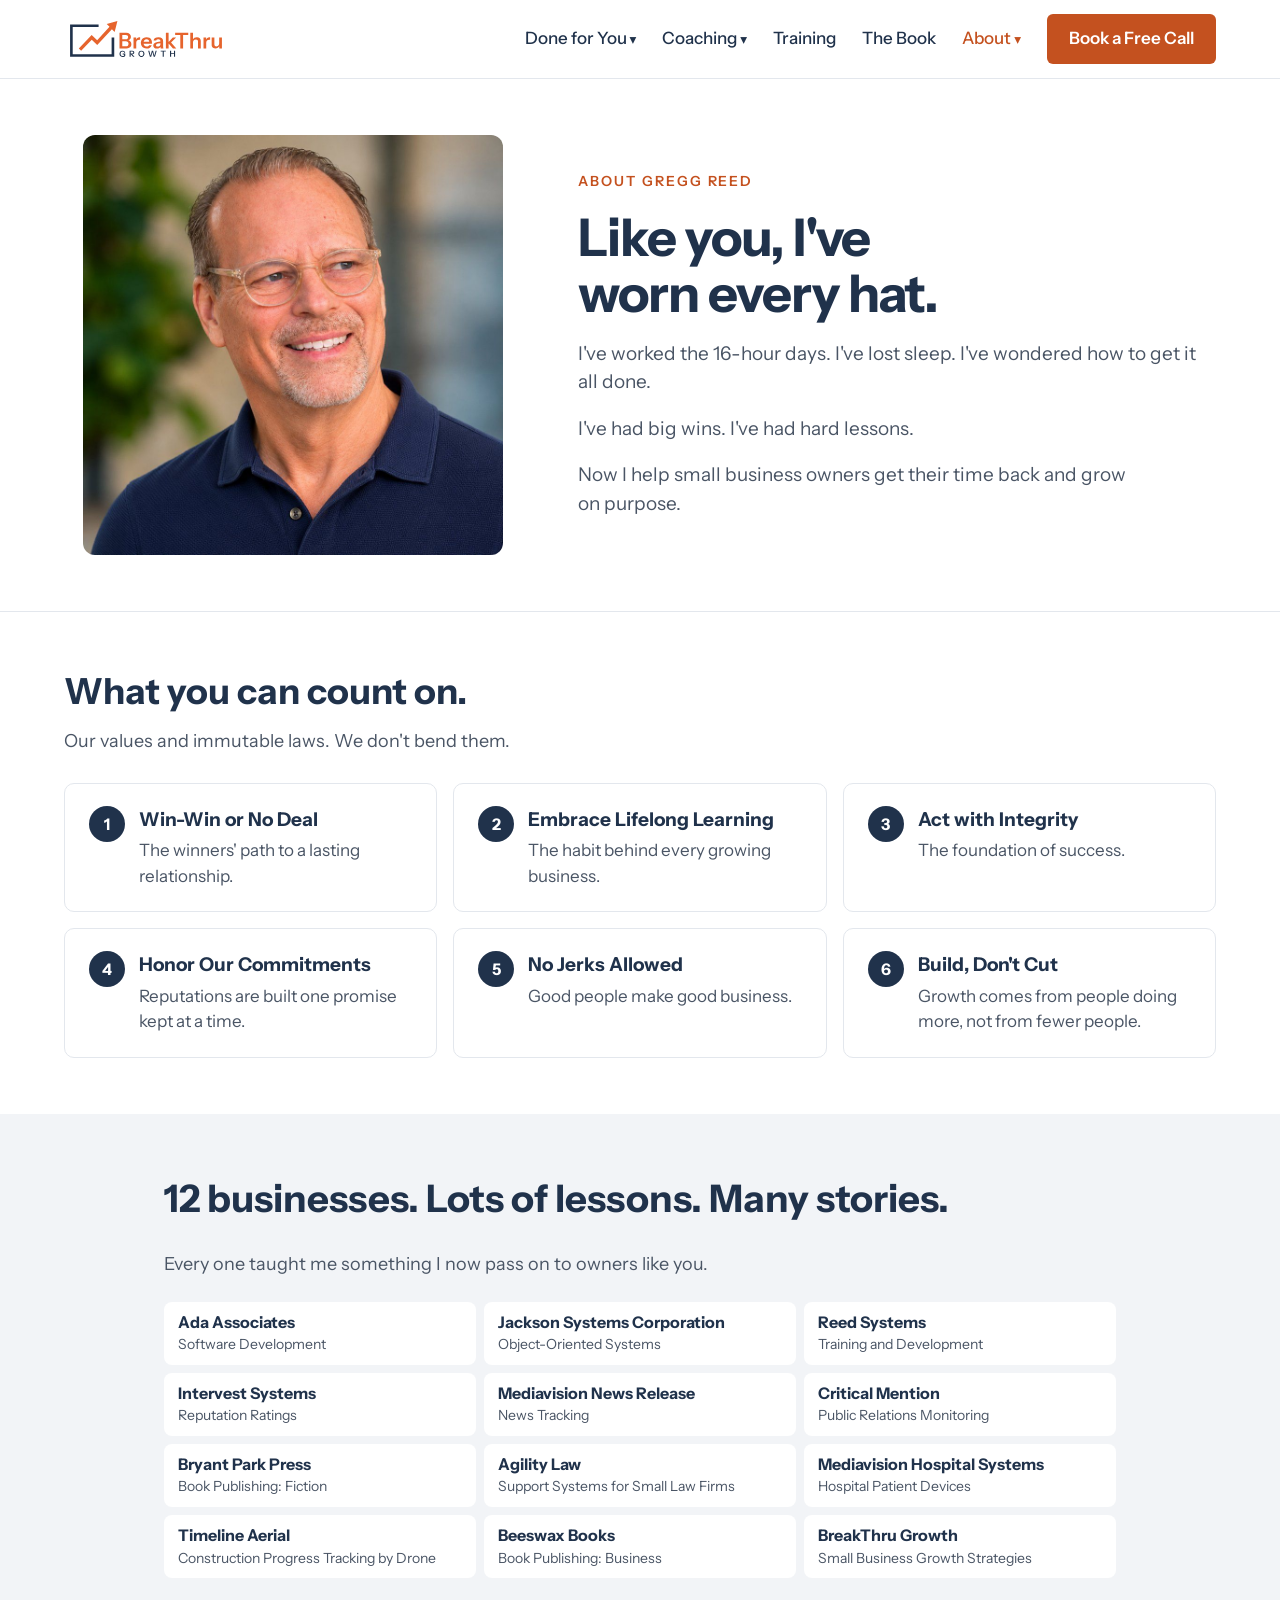
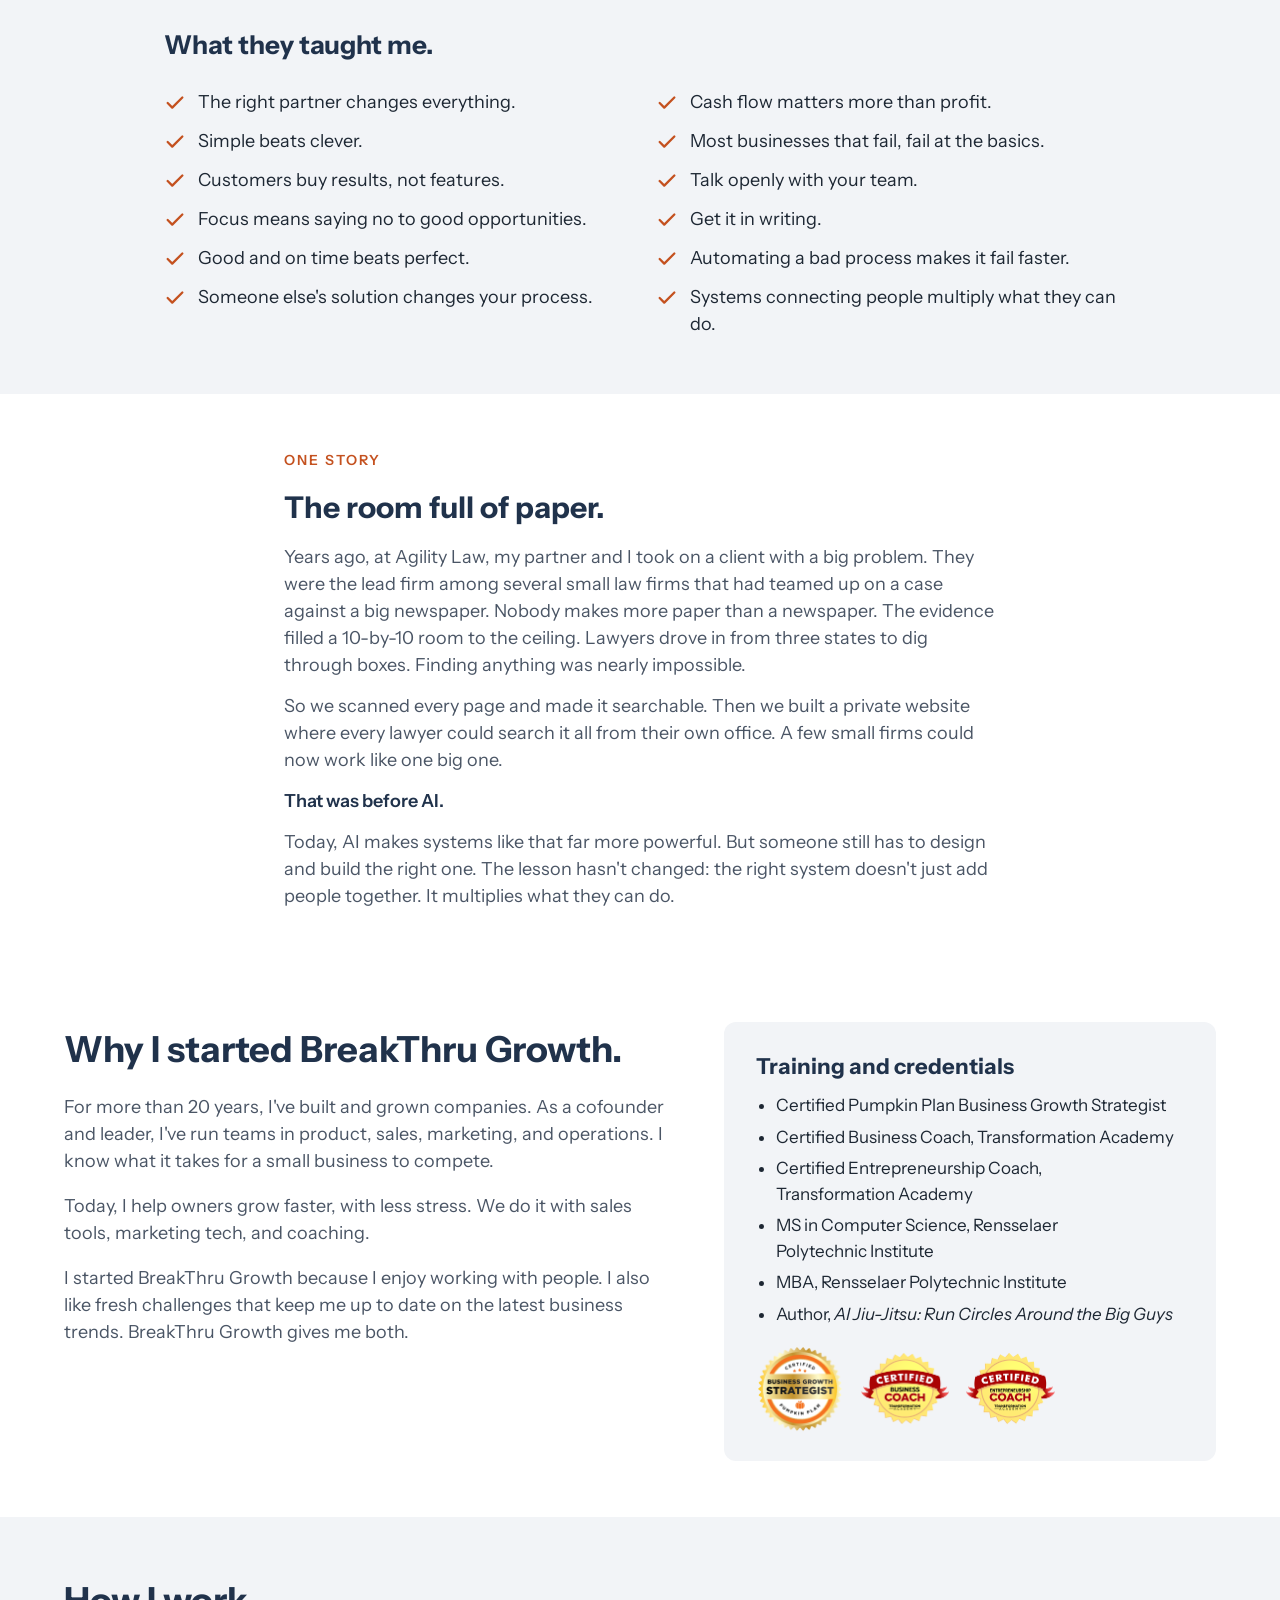
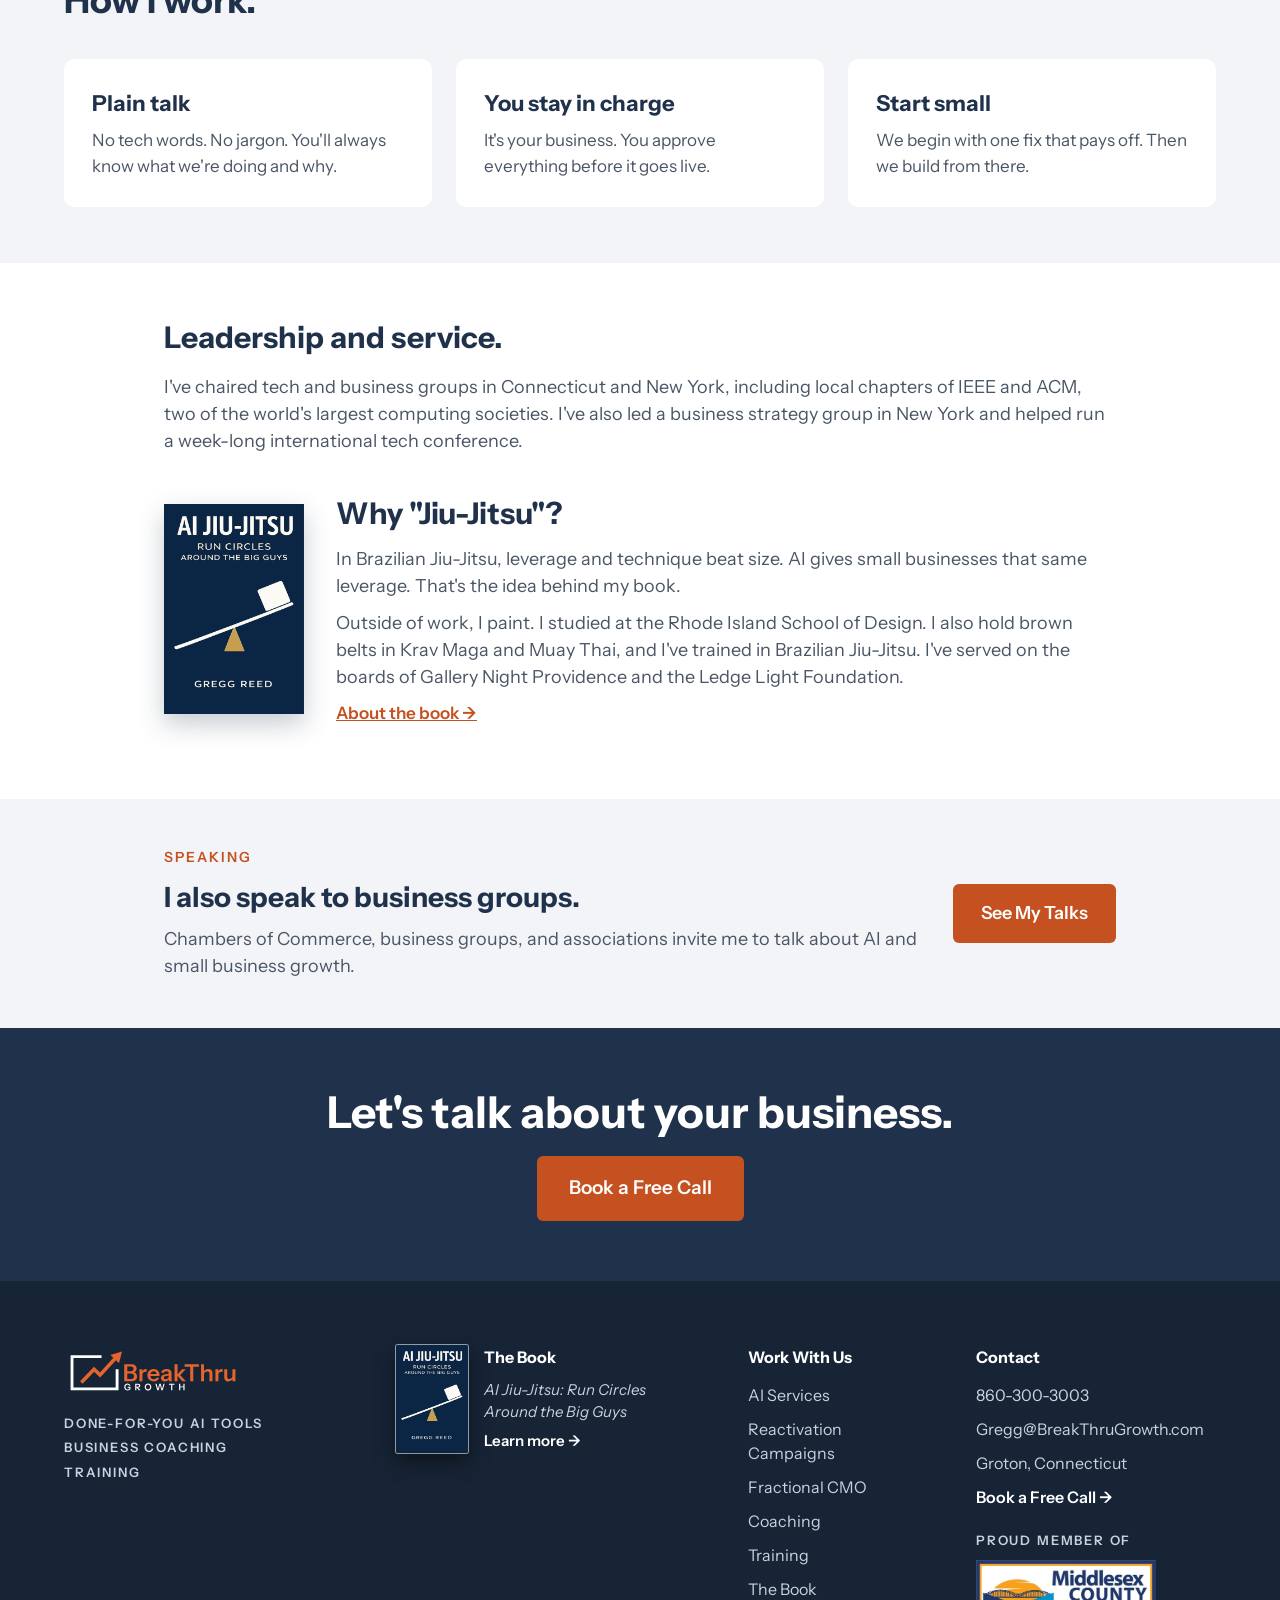
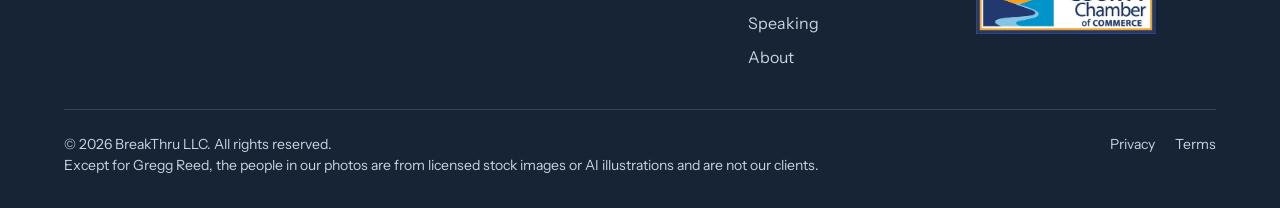
<file: about/index.html>
<!doctype html>
<html lang="en">
<head>
<meta charset="utf-8">
<meta name="viewport" content="width=device-width, initial-scale=1">
<title>About Gregg Reed | BreakThru Growth</title>
<meta name="description" content="Entrepreneur, certified business coach, and author of AI Jiu-Jitsu. Gregg has started 12 businesses.">
<link rel="canonical" href="https://breakthrugrowth.com/about/">
<meta property="og:type" content="website">
<meta property="og:site_name" content="BreakThru Growth">
<meta property="og:title" content="About Gregg Reed | BreakThru Growth">
<meta property="og:description" content="Entrepreneur, certified business coach, and author of AI Jiu-Jitsu. Gregg has started 12 businesses.">
<meta property="og:url" content="https://breakthrugrowth.com/about/">
<meta property="og:image" content="https://breakthrugrowth.com/assets/img/gregg-casual.jpg">
<meta name="twitter:card" content="summary_large_image">
<link rel="icon" href="/favicon.svg?v=3" type="image/svg+xml">
<link rel="icon" href="/favicon-32x32.png?v=3" sizes="32x32" type="image/png">
<link rel="icon" href="/favicon.ico?v=3" sizes="any">
<link rel="apple-touch-icon" href="/apple-touch-icon.png?v=3">
<link rel="manifest" href="/site.webmanifest?v=3">
<meta name="theme-color" content="#20324B">
<link rel="preconnect" href="https://fonts.googleapis.com">
<link rel="preconnect" href="https://fonts.gstatic.com" crossorigin>
<link href="https://fonts.googleapis.com/css2?family=Instrument+Sans:wght@400;500;600;700&amp;display=swap" rel="stylesheet">
<link rel="stylesheet" href="/assets/css/site.css?v=20261113">
<script type="application/ld+json">{"@context":"https://schema.org","@type":"Person","name":"Gregg Reed","url":"https://breakthrugrowth.com/about/","image":"https://breakthrugrowth.com/assets/img/gregg-portrait.jpg","jobTitle":"Founder","worksFor":{"@type":"Organization","name":"BreakThru Growth","url":"https://breakthrugrowth.com/"},"alumniOf":{"@type":"CollegeOrUniversity","name":"Rensselaer Polytechnic Institute"},"knowsAbout":["AI for small business","Business coaching","Marketing"],"subjectOf":{"@type":"Book","name":"AI Jiu-Jitsu: Run Circles Around the Big Guys","url":"https://breakthrugrowth.com/book/"}}</script>
</head>
<body>
<div class="page">

<a class="skip" href="#main">Skip to content</a>
<header class="site-header">
<div class="wrap">
<a class="brand" href="/"><img src="/assets/img/logo-color.svg" alt="BreakThru Growth" width="166" height="48"></a>
<input type="checkbox" id="menu" class="menu-toggle" aria-label="Show menu">
<label for="menu" class="menu-btn">Menu</label>
<nav class="nav" aria-label="Main">
<div class="dd"><a href="/ai-services/">Done for You</a>
<div class="dd-menu"><a href="/ai-services/">AI Services</a><a href="/reactivation/">Reactivation Campaigns</a><a href="/fractional/">Fractional CMO</a></div></div>
<div class="dd"><a href="/coaching/">Coaching</a>
<div class="dd-menu"><a href="/coaching/#focus">Focus Programs</a><a href="/coaching/#growth">Growth Coaching</a></div></div>
<a href="/training/">Training</a>
<a href="/book/">The Book</a>
<div class="dd"><a href="/about/" aria-current="page">About</a>
<div class="dd-menu"><a href="/about/">About Gregg</a><a href="/speaking/">Speaking</a></div></div>
<a class="btn" href="/start/">Book a Free Call</a>
</nav>
</div>
</header>
<main id="main">

<section id="top" style="background: #FFFFFF">
<div style="max-width: 1200px; margin: 0 auto; padding: 56px 24px; display: flex; flex-wrap: wrap; align-items: center; gap: 56px">
<div style="flex: 1 1 340px; min-width: 0; display: flex; justify-content: center"><img src="/assets/img/gregg-casual.jpg" alt="Gregg Reed" style="width: 100%; max-width: 420px; border-radius: 12px; display: block"></div>
<div style="flex: 1 1 520px; min-width: 0; display: flex; flex-direction: column; gap: 18px">
<p style="margin: 0; font-size: 14px; font-weight: 600; letter-spacing: 0.14em; color: #C4511F">ABOUT GREGG REED</p>
<h1 style="margin: 0; font-size: 52px; line-height: 1.08; color: #20324B; letter-spacing: -0.02em">Like you, I've worn every hat.</h1>
<p style="margin: 0; font-size: 19px; color: #4A5565">I've worked the 16-hour days. I've lost sleep. I've wondered how to get it all done.</p>
<p style="margin: 0; font-size: 19px; color: #4A5565">I've had big wins. I've had hard lessons.</p>
<p style="margin: 0; font-size: 19px; color: #4A5565">Now I help small business owners get their time back and grow on purpose.</p>
</div>
</div>
</section>

<section style="background: #FFFFFF; border-top: 1px solid #E3E7ED">
<div style="max-width: 1200px; margin: 0 auto; padding: 52px 24px 56px; display: flex; flex-direction: column; gap: 28px">
<div style="display: flex; flex-direction: column; gap: 10px">
<h2 style="margin: 0; font-size: 36px; color: #20324B">What you can count on.</h2>
<p style="margin: 0; font-size: 18px; color: #4A5565">Our values and immutable laws. We don't bend them.</p>
</div>
<div style="display: grid; grid-template-columns: repeat(auto-fit, minmax(320px, 1fr)); gap: 16px">
<div style="border: 1px solid #E3E7ED; border-radius: 10px; padding: 22px 24px; display: flex; align-items: flex-start; gap: 14px"><span style="flex: none; width: 36px; height: 36px; border-radius: 50%; background: #20324B; color: #FFFFFF; display: flex; align-items: center; justify-content: center; font-weight: 700; font-size: 16px">1</span><div style="display: flex; flex-direction: column; gap: 4px"><span style="font-size: 19px; font-weight: 700; color: #20324B">Win-Win or No Deal</span><span style="font-size: 17px; color: #4A5565">The winners' path to a lasting relationship.</span></div></div>
<div style="border: 1px solid #E3E7ED; border-radius: 10px; padding: 22px 24px; display: flex; align-items: flex-start; gap: 14px"><span style="flex: none; width: 36px; height: 36px; border-radius: 50%; background: #20324B; color: #FFFFFF; display: flex; align-items: center; justify-content: center; font-weight: 700; font-size: 16px">2</span><div style="display: flex; flex-direction: column; gap: 4px"><span style="font-size: 19px; font-weight: 700; color: #20324B">Embrace Lifelong Learning</span><span style="font-size: 17px; color: #4A5565">The habit behind every growing business.</span></div></div>
<div style="border: 1px solid #E3E7ED; border-radius: 10px; padding: 22px 24px; display: flex; align-items: flex-start; gap: 14px"><span style="flex: none; width: 36px; height: 36px; border-radius: 50%; background: #20324B; color: #FFFFFF; display: flex; align-items: center; justify-content: center; font-weight: 700; font-size: 16px">3</span><div style="display: flex; flex-direction: column; gap: 4px"><span style="font-size: 19px; font-weight: 700; color: #20324B">Act with Integrity</span><span style="font-size: 17px; color: #4A5565">The foundation of success.</span></div></div>
<div style="border: 1px solid #E3E7ED; border-radius: 10px; padding: 22px 24px; display: flex; align-items: flex-start; gap: 14px"><span style="flex: none; width: 36px; height: 36px; border-radius: 50%; background: #20324B; color: #FFFFFF; display: flex; align-items: center; justify-content: center; font-weight: 700; font-size: 16px">4</span><div style="display: flex; flex-direction: column; gap: 4px"><span style="font-size: 19px; font-weight: 700; color: #20324B">Honor Our Commitments</span><span style="font-size: 17px; color: #4A5565">Reputations are built one promise kept at a time.</span></div></div>
<div style="border: 1px solid #E3E7ED; border-radius: 10px; padding: 22px 24px; display: flex; align-items: flex-start; gap: 14px"><span style="flex: none; width: 36px; height: 36px; border-radius: 50%; background: #20324B; color: #FFFFFF; display: flex; align-items: center; justify-content: center; font-weight: 700; font-size: 16px">5</span><div style="display: flex; flex-direction: column; gap: 4px"><span style="font-size: 19px; font-weight: 700; color: #20324B">No Jerks Allowed</span><span style="font-size: 17px; color: #4A5565">Good people make good business.</span></div></div>
<div style="border: 1px solid #E3E7ED; border-radius: 10px; padding: 22px 24px; display: flex; align-items: flex-start; gap: 14px"><span style="flex: none; width: 36px; height: 36px; border-radius: 50%; background: #20324B; color: #FFFFFF; display: flex; align-items: center; justify-content: center; font-weight: 700; font-size: 16px">6</span><div style="display: flex; flex-direction: column; gap: 4px"><span style="font-size: 19px; font-weight: 700; color: #20324B">Build, Don't Cut</span><span style="font-size: 17px; color: #4A5565">Growth comes from people doing more, not from fewer people.</span></div></div>
</div>
</div>
</section>

<section style="background: #F2F4F7">
<div style="max-width: 1000px; margin: 0 auto; padding: 56px 24px; display: flex; flex-direction: column; gap: 24px">
<h2 style="margin: 0; font-size: 38px; color: #20324B">12 businesses. Lots of lessons. Many stories.</h2>
<p style="margin: 0; font-size: 18px; color: #4A5565">Every one taught me something I now pass on to owners like you.</p>
<div style="display: grid; grid-template-columns: repeat(auto-fill, minmax(260px, 1fr)); gap: 8px">
<div style="background: #FFFFFF; border-radius: 8px; padding: 10px 14px; font-size: 16px; line-height: 1.35"><b style="color: #20324B">Ada Associates</b><br><span style="color: #4A5565; font-size: 14px">Software Development</span></div>
<div style="background: #FFFFFF; border-radius: 8px; padding: 10px 14px; font-size: 16px; line-height: 1.35"><b style="color: #20324B">Jackson Systems Corporation</b><br><span style="color: #4A5565; font-size: 14px">Object-Oriented Systems</span></div>
<div style="background: #FFFFFF; border-radius: 8px; padding: 10px 14px; font-size: 16px; line-height: 1.35"><b style="color: #20324B">Reed Systems</b><br><span style="color: #4A5565; font-size: 14px">Training and Development</span></div>
<div style="background: #FFFFFF; border-radius: 8px; padding: 10px 14px; font-size: 16px; line-height: 1.35"><b style="color: #20324B">Intervest Systems</b><br><span style="color: #4A5565; font-size: 14px">Reputation Ratings</span></div>
<div style="background: #FFFFFF; border-radius: 8px; padding: 10px 14px; font-size: 16px; line-height: 1.35"><b style="color: #20324B">Mediavision News Release</b><br><span style="color: #4A5565; font-size: 14px">News Tracking</span></div>
<div style="background: #FFFFFF; border-radius: 8px; padding: 10px 14px; font-size: 16px; line-height: 1.35"><b style="color: #20324B">Critical Mention</b><br><span style="color: #4A5565; font-size: 14px">Public Relations Monitoring</span></div>
<div style="background: #FFFFFF; border-radius: 8px; padding: 10px 14px; font-size: 16px; line-height: 1.35"><b style="color: #20324B">Bryant Park Press</b><br><span style="color: #4A5565; font-size: 14px">Book Publishing: Fiction</span></div>
<div style="background: #FFFFFF; border-radius: 8px; padding: 10px 14px; font-size: 16px; line-height: 1.35"><b style="color: #20324B">Agility Law</b><br><span style="color: #4A5565; font-size: 14px">Support Systems for Small Law Firms</span></div>
<div style="background: #FFFFFF; border-radius: 8px; padding: 10px 14px; font-size: 16px; line-height: 1.35"><b style="color: #20324B">Mediavision Hospital Systems</b><br><span style="color: #4A5565; font-size: 14px">Hospital Patient Devices</span></div>
<div style="background: #FFFFFF; border-radius: 8px; padding: 10px 14px; font-size: 16px; line-height: 1.35"><b style="color: #20324B">Timeline Aerial</b><br><span style="color: #4A5565; font-size: 14px">Construction Progress Tracking by Drone</span></div>
<div style="background: #FFFFFF; border-radius: 8px; padding: 10px 14px; font-size: 16px; line-height: 1.35"><b style="color: #20324B">Beeswax Books</b><br><span style="color: #4A5565; font-size: 14px">Book Publishing: Business</span></div>
<div style="background: #FFFFFF; border-radius: 8px; padding: 10px 14px; font-size: 16px; line-height: 1.35"><b style="color: #20324B">BreakThru Growth</b><br><span style="color: #4A5565; font-size: 14px">Small Business Growth Strategies</span></div>
</div>
<h3 style="margin: 24px 0 0; font-size: 26px; color: #20324B">What they taught me.</h3>
<div style="display: grid; grid-template-columns: repeat(auto-fit, minmax(300px, 1fr)); gap: 12px 32px">
<div style="display: flex; gap: 12px; align-items: flex-start; font-size: 18px; color: #1D2733"><svg aria-hidden="true" width="22" height="22" viewBox="0 0 24 24" fill="none" stroke="#C4511F" stroke-width="2.5" stroke-linecap="round" stroke-linejoin="round" style="flex: none; margin-top: 3px"><path d="M4 12l5 5L20 6"></path></svg><span>The right partner changes everything.</span></div>
<div style="display: flex; gap: 12px; align-items: flex-start; font-size: 18px; color: #1D2733"><svg aria-hidden="true" width="22" height="22" viewBox="0 0 24 24" fill="none" stroke="#C4511F" stroke-width="2.5" stroke-linecap="round" stroke-linejoin="round" style="flex: none; margin-top: 3px"><path d="M4 12l5 5L20 6"></path></svg><span>Cash flow matters more than profit.</span></div>
<div style="display: flex; gap: 12px; align-items: flex-start; font-size: 18px; color: #1D2733"><svg aria-hidden="true" width="22" height="22" viewBox="0 0 24 24" fill="none" stroke="#C4511F" stroke-width="2.5" stroke-linecap="round" stroke-linejoin="round" style="flex: none; margin-top: 3px"><path d="M4 12l5 5L20 6"></path></svg><span>Simple beats clever.</span></div>
<div style="display: flex; gap: 12px; align-items: flex-start; font-size: 18px; color: #1D2733"><svg aria-hidden="true" width="22" height="22" viewBox="0 0 24 24" fill="none" stroke="#C4511F" stroke-width="2.5" stroke-linecap="round" stroke-linejoin="round" style="flex: none; margin-top: 3px"><path d="M4 12l5 5L20 6"></path></svg><span>Most businesses that fail, fail at the basics.</span></div>
<div style="display: flex; gap: 12px; align-items: flex-start; font-size: 18px; color: #1D2733"><svg aria-hidden="true" width="22" height="22" viewBox="0 0 24 24" fill="none" stroke="#C4511F" stroke-width="2.5" stroke-linecap="round" stroke-linejoin="round" style="flex: none; margin-top: 3px"><path d="M4 12l5 5L20 6"></path></svg><span>Customers buy results, not features.</span></div>
<div style="display: flex; gap: 12px; align-items: flex-start; font-size: 18px; color: #1D2733"><svg aria-hidden="true" width="22" height="22" viewBox="0 0 24 24" fill="none" stroke="#C4511F" stroke-width="2.5" stroke-linecap="round" stroke-linejoin="round" style="flex: none; margin-top: 3px"><path d="M4 12l5 5L20 6"></path></svg><span>Talk openly with your team.</span></div>
<div style="display: flex; gap: 12px; align-items: flex-start; font-size: 18px; color: #1D2733"><svg aria-hidden="true" width="22" height="22" viewBox="0 0 24 24" fill="none" stroke="#C4511F" stroke-width="2.5" stroke-linecap="round" stroke-linejoin="round" style="flex: none; margin-top: 3px"><path d="M4 12l5 5L20 6"></path></svg><span>Focus means saying no to good opportunities.</span></div>
<div style="display: flex; gap: 12px; align-items: flex-start; font-size: 18px; color: #1D2733"><svg aria-hidden="true" width="22" height="22" viewBox="0 0 24 24" fill="none" stroke="#C4511F" stroke-width="2.5" stroke-linecap="round" stroke-linejoin="round" style="flex: none; margin-top: 3px"><path d="M4 12l5 5L20 6"></path></svg><span>Get it in writing.</span></div>
<div style="display: flex; gap: 12px; align-items: flex-start; font-size: 18px; color: #1D2733"><svg aria-hidden="true" width="22" height="22" viewBox="0 0 24 24" fill="none" stroke="#C4511F" stroke-width="2.5" stroke-linecap="round" stroke-linejoin="round" style="flex: none; margin-top: 3px"><path d="M4 12l5 5L20 6"></path></svg><span>Good and on time beats perfect.</span></div>
<div style="display: flex; gap: 12px; align-items: flex-start; font-size: 18px; color: #1D2733"><svg aria-hidden="true" width="22" height="22" viewBox="0 0 24 24" fill="none" stroke="#C4511F" stroke-width="2.5" stroke-linecap="round" stroke-linejoin="round" style="flex: none; margin-top: 3px"><path d="M4 12l5 5L20 6"></path></svg><span>Automating a bad process makes it fail faster.</span></div>
<div style="display: flex; gap: 12px; align-items: flex-start; font-size: 18px; color: #1D2733"><svg aria-hidden="true" width="22" height="22" viewBox="0 0 24 24" fill="none" stroke="#C4511F" stroke-width="2.5" stroke-linecap="round" stroke-linejoin="round" style="flex: none; margin-top: 3px"><path d="M4 12l5 5L20 6"></path></svg><span>Someone else's solution changes your process.</span></div>
<div style="display: flex; gap: 12px; align-items: flex-start; font-size: 18px; color: #1D2733"><svg aria-hidden="true" width="22" height="22" viewBox="0 0 24 24" fill="none" stroke="#C4511F" stroke-width="2.5" stroke-linecap="round" stroke-linejoin="round" style="flex: none; margin-top: 3px"><path d="M4 12l5 5L20 6"></path></svg><span>Systems connecting people multiply what they can do.</span></div>
</div>
</div>
</section>

<section style="background: #FFFFFF">
<div style="max-width: 760px; margin: 0 auto; padding: 56px 24px; display: flex; flex-direction: column; gap: 14px">
<p style="margin: 0; font-size: 14px; font-weight: 600; letter-spacing: 0.14em; color: #C4511F">ONE STORY</p>
<h2 style="margin: 0; font-size: 30px; color: #20324B">The room full of paper.</h2>
<p style="margin: 0; font-size: 18px; color: #4A5565">Years ago, at Agility Law, my partner and I took on a client with a big problem. They were the lead firm among several small law firms that had teamed up on a case against a big newspaper. Nobody makes more paper than a newspaper. The evidence filled a 10-by-10 room to the ceiling. Lawyers drove in from three states to dig through boxes. Finding anything was nearly impossible.</p>
<p style="margin: 0; font-size: 18px; color: #4A5565">So we scanned every page and made it searchable. Then we built a private website where every lawyer could search it all from their own office. A few small firms could now work like one big one.</p>
<p style="margin: 0; font-size: 18px; font-weight: 600; color: #20324B">That was before AI.</p>
<p style="margin: 0; font-size: 18px; color: #4A5565">Today, AI makes systems like that far more powerful. But someone still has to design and build the right one. The lesson hasn't changed: the right system doesn't just add people together. It multiplies what they can do.</p>
</div>
</section>


<section style="background: #FFFFFF">
<div style="max-width: 1200px; margin: 0 auto; padding: 56px 24px; display: flex; flex-wrap: wrap; gap: 48px">
<div style="flex: 1 1 520px; min-width: 0; display: flex; flex-direction: column; gap: 18px">
<h2 style="margin: 0; font-size: 36px; color: #20324B">Why I started BreakThru Growth.</h2>
<p style="margin: 0; font-size: 18px; color: #4A5565">For more than 20 years, I've built and grown companies. As a cofounder and leader, I've run teams in product, sales, marketing, and operations. I know what it takes for a small business to compete.</p>
<p style="margin: 0; font-size: 18px; color: #4A5565">Today, I help owners grow faster, with less stress. We do it with sales tools, marketing tech, and coaching.</p>
<p style="margin: 0; font-size: 18px; color: #4A5565">I started BreakThru Growth because I enjoy working with people. I also like fresh challenges that keep me up to date on the latest business trends. BreakThru Growth gives me both.</p>
</div>
<div style="flex: 1 1 400px; min-width: 0; background: #F2F4F7; border-radius: 12px; padding: 28px 32px; display: flex; flex-direction: column; gap: 10px">
<h3 style="margin: 0; font-size: 22px; color: #20324B">Training and credentials</h3>
<ul style="margin: 0; padding-left: 20px; font-size: 17px; color: #1D2733; display: flex; flex-direction: column; gap: 6px">
<li>Certified Pumpkin Plan Business Growth Strategist</li>
<li>Certified Business Coach, Transformation Academy</li>
<li>Certified Entrepreneurship Coach, Transformation Academy</li>
<li>MS in Computer Science, Rensselaer Polytechnic Institute</li>
<li>MBA, Rensselaer Polytechnic Institute</li>
<li>Author, <i>AI Jiu-Jitsu: Run Circles Around the Big Guys</i></li>
</ul>
<div style="display: flex; flex-wrap: wrap; align-items: center; gap: 16px; margin-top: 8px">
<img loading="lazy" src="/assets/img/badge-pumpkin-plan.png" alt="Certified Pumpkin Plan Business Growth Strategist" style="height: 88px; width: auto">
<img loading="lazy" src="/assets/img/badge-business-coach.png" alt="Certified Business Coach, Transformation Academy" style="height: 76px; width: auto">
<img loading="lazy" src="/assets/img/badge-entrepreneurship-coach.png" alt="Certified Entrepreneurship Coach, Transformation Academy" style="height: 76px; width: auto">
</div>
</div>
</div>
</section>

<section style="background: #F2F4F7">
<div style="max-width: 1200px; margin: 0 auto; padding: 56px 24px; display: flex; flex-direction: column; gap: 32px">
<h2 style="margin: 0; font-size: 36px; color: #20324B">How I work.</h2>
<div style="display: grid; grid-template-columns: repeat(auto-fit, minmax(280px, 1fr)); gap: 24px">
<div style="background: #FFFFFF; border-radius: 10px; padding: 28px; display: flex; flex-direction: column; gap: 8px"><h3 style="margin: 0; font-size: 22px; color: #20324B">Plain talk</h3><p style="margin: 0; font-size: 17px; color: #4A5565">No tech words. No jargon. You'll always know what we're doing and why.</p></div>
<div style="background: #FFFFFF; border-radius: 10px; padding: 28px; display: flex; flex-direction: column; gap: 8px"><h3 style="margin: 0; font-size: 22px; color: #20324B">You stay in charge</h3><p style="margin: 0; font-size: 17px; color: #4A5565">It's your business. You approve everything before it goes live.</p></div>
<div style="background: #FFFFFF; border-radius: 10px; padding: 28px; display: flex; flex-direction: column; gap: 8px"><h3 style="margin: 0; font-size: 22px; color: #20324B">Start small</h3><p style="margin: 0; font-size: 17px; color: #4A5565">We begin with one fix that pays off. Then we build from there.</p></div>
</div>
</div>
</section>

<section style="background: #FFFFFF">
<div style="max-width: 1000px; margin: 0 auto; padding: 52px 24px 0; display: flex; flex-direction: column; gap: 14px">
<h2 style="margin: 0; font-size: 30px; color: #20324B">Leadership and service.</h2>
<p style="margin: 0; font-size: 18px; color: #4A5565">I've chaired tech and business groups in Connecticut and New York, including local chapters of IEEE and ACM, two of the world's largest computing societies. I've also led a business strategy group in New York and helped run a week-long international tech conference.</p>
</div>
</section>

<section style="background: #FFFFFF">
<div class="tight-top" style="max-width: 1000px; margin: 0 auto; padding: 36px 24px 72px; display: flex; flex-wrap: wrap; gap: 32px; align-items: center">
<a href="/book/" style="flex: none; display: block; line-height: 0"><img loading="lazy" src="/assets/img/ajj-cover.png" alt="About the book AI Jiu-Jitsu" style="width: 140px; display: block; box-shadow: 0 10px 24px rgba(32, 50, 75, 0.25)"></a>
<div style="flex: 1 1 400px; min-width: 0; display: flex; flex-direction: column; gap: 10px">
<h2 style="margin: 0; font-size: 30px; color: #20324B">Why "Jiu-Jitsu"?</h2>
<p style="margin: 0; font-size: 18px; color: #4A5565">In Brazilian Jiu-Jitsu, leverage and technique beat size. AI gives small businesses that same leverage. That's the idea behind my book.</p>
<p style="margin: 0; font-size: 18px; color: #4A5565">Outside of work, I paint. I studied at the Rhode Island School of Design. I also hold brown belts in Krav Maga and Muay Thai, and I've trained in Brazilian Jiu-Jitsu. I've served on the boards of Gallery Night Providence and the Ledge Light Foundation.</p>
<a href="/book/" style="font-weight: 600; font-size: 17px">About the book →</a>
</div>
</div>
</section>

<section style="background: #F2F4F7">
<div style="max-width: 1000px; margin: 0 auto; padding: 48px 24px; display: flex; flex-wrap: wrap; gap: 20px; align-items: center; justify-content: space-between">
<div style="flex: 1 1 480px; min-width: 0; display: flex; flex-direction: column; gap: 8px">
<p style="margin: 0; font-size: 14px; font-weight: 600; letter-spacing: 0.14em; color: #C4511F">SPEAKING</p>
<h2 style="margin: 0; font-size: 28px; color: #20324B">I also speak to business groups.</h2>
<p style="margin: 0; font-size: 18px; color: #4A5565">Chambers of Commerce, business groups, and associations invite me to talk about AI and small business growth.</p>
</div>
<a href="/speaking/" style="flex: none; background: #C4511F; color: #FFFFFF; text-decoration: none; font-weight: 600; font-size: 18px; padding: 16px 28px; border-radius: 6px">See My Talks</a>
</div>
</section>

<section style="background: #20324B; color: #FFFFFF">
<div style="max-width: 820px; margin: 0 auto; padding: 60px 24px; display: flex; flex-direction: column; align-items: center; text-align: center; gap: 20px">
<h2 style="margin: 0; font-size: 44px; line-height: 1.1">Let's talk about your business.</h2>
<a href="/start/" style="background: #C4511F; color: #FFFFFF; text-decoration: none; font-weight: 600; font-size: 19px; padding: 18px 32px; border-radius: 6px">Book a Free Call</a>
</div>
</section>
</main>
<footer class="site-footer">
<div class="wrap">
<div class="cols">
<div class="col" style="flex: 1 1 260px; min-width: 0; gap: 14px">
<img src="/assets/img/logo-reverse.svg" alt="BreakThru Growth" width="180" height="52" style="height: 52px; width: auto; align-self: flex-start">
<p style="margin: 0; font-size: 13px; font-weight: 600; letter-spacing: 0.14em; line-height: 1.9">DONE-FOR-YOU AI TOOLS<br>BUSINESS COACHING<br>TRAINING</p>
</div>
<div class="col" style="flex: 1 1 280px; min-width: 0; flex-direction: row; gap: 16px; align-items: flex-start">
<a href="/book/" style="flex: none; display: block; line-height: 0"><img src="/assets/img/ajj-cover.png" alt="About the book AI Jiu-Jitsu" width="72" height="108" loading="lazy" style="width: 72px; height: auto; flex: none"></a>
<div style="display: flex; flex-direction: column; gap: 6px; font-size: 15px">
<h2>The Book</h2>
<p style="margin: 0"><i>AI Jiu-Jitsu: Run Circles Around the Big Guys</i></p>
<a href="/book/" style="color: #FFFFFF; font-weight: 600">Learn more →</a>
</div>
</div>
<div class="col" style="flex: 0 1 180px">
<h2>Work With Us</h2>
<a href="/ai-services/">AI Services</a>
<a href="/reactivation/">Reactivation Campaigns</a>
<a href="/fractional/">Fractional CMO</a>
<a href="/coaching/">Coaching</a>
<a href="/training/">Training</a>
<a href="/book/">The Book</a>
<a href="/speaking/">Speaking</a>
<a href="/about/">About</a>
</div>
<div class="col" style="flex: 0 1 240px">
<h2>Contact</h2>
<a href="tel:+18603003003">860-300-3003</a>
<a href="/start/" data-e="moc.htworGurhTkaerB@ggerG">Gregg at BreakThruGrowth dot com</a>
<span>Groton, Connecticut</span>
<a href="/start/" style="color: #FFFFFF; font-weight: 600">Book a Free Call →</a>
<span style="margin-top: 12px; font-size: 13px; font-weight: 600; letter-spacing: 0.14em">PROUD MEMBER OF</span>
<a href="https://business.middlesexchamber.com/list/member/breakthru-llc-24766" target="_blank" rel="noopener" style="display: block; width: 180px"><img src="/assets/img/middlesex-chamber.jpg" alt="Middlesex County Chamber of Commerce" width="180" height="74" loading="lazy" style="display: block; width: 180px; height: auto"></a>
</div>
</div>
<div class="legal">
<span>© 2026 BreakThru LLC. All rights reserved.<br>Except for Gregg Reed, the people in our photos are from licensed stock images or AI illustrations and are not our clients.</span>
<div style="display: flex; flex-wrap: wrap; gap: 20px">
<a href="/privacy/">Privacy</a>
<a href="/terms/">Terms</a>
<!-- Student Login: uncomment when classes launch, and add the GHL course portal URL.
<a href="https://REPLACE-WITH-GHL-PORTAL" target="_blank" rel="noopener">Student Login</a> -->
</div>
</div>
</div>
</footer>
</div>
<script src="/assets/js/email.js" defer></script>
</body>
</html>
</file>
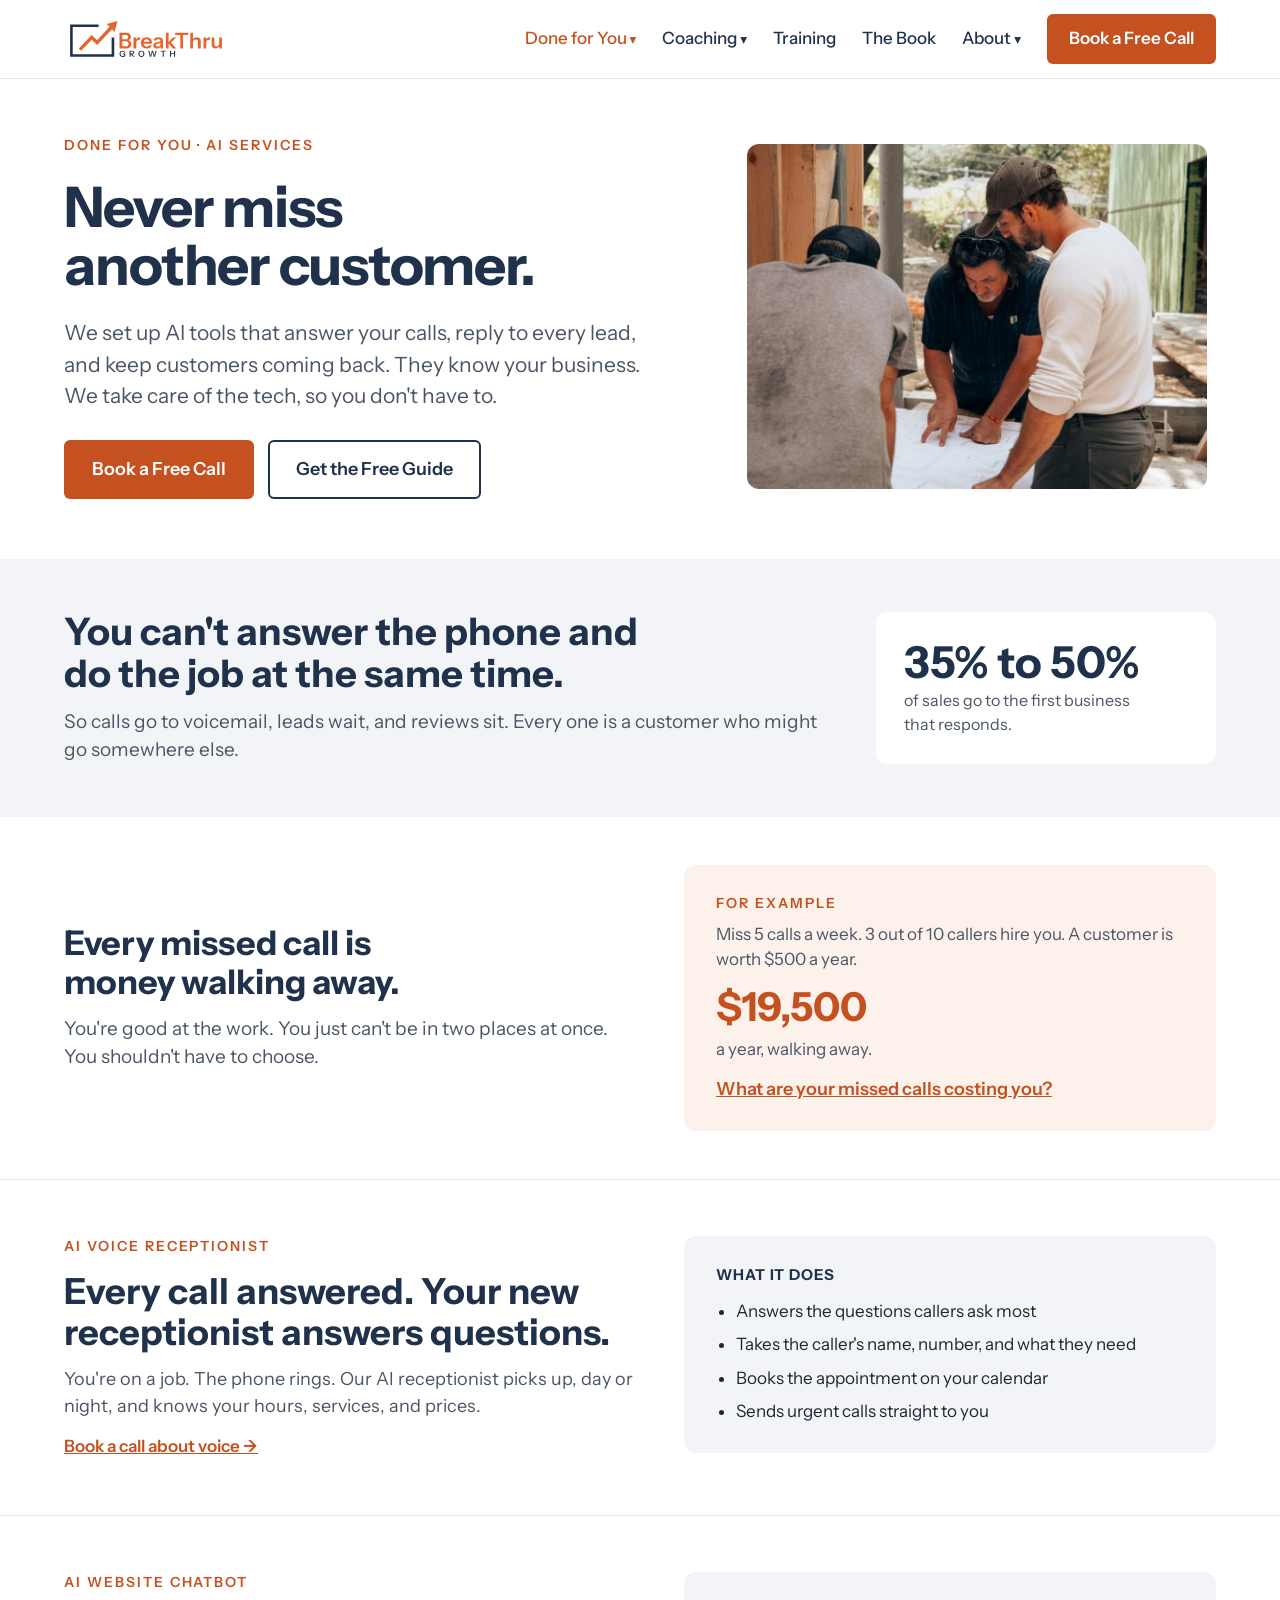
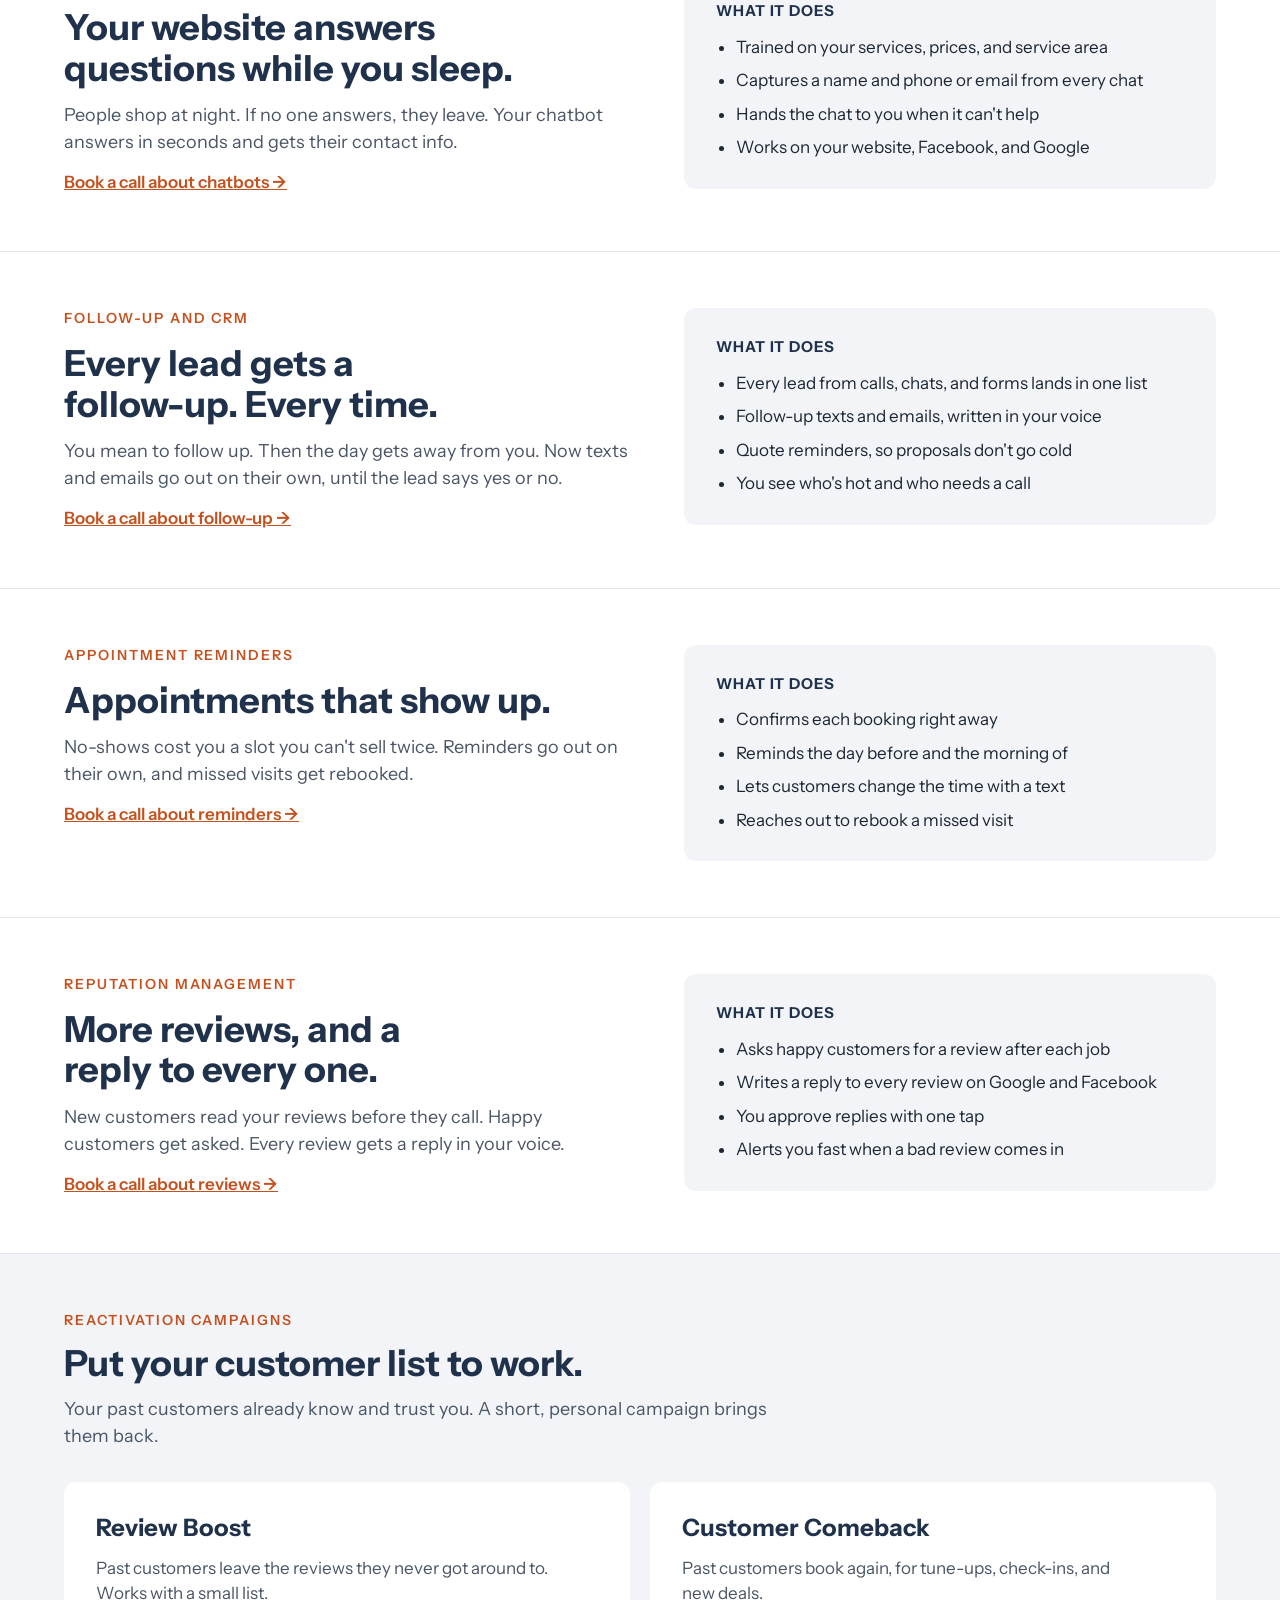
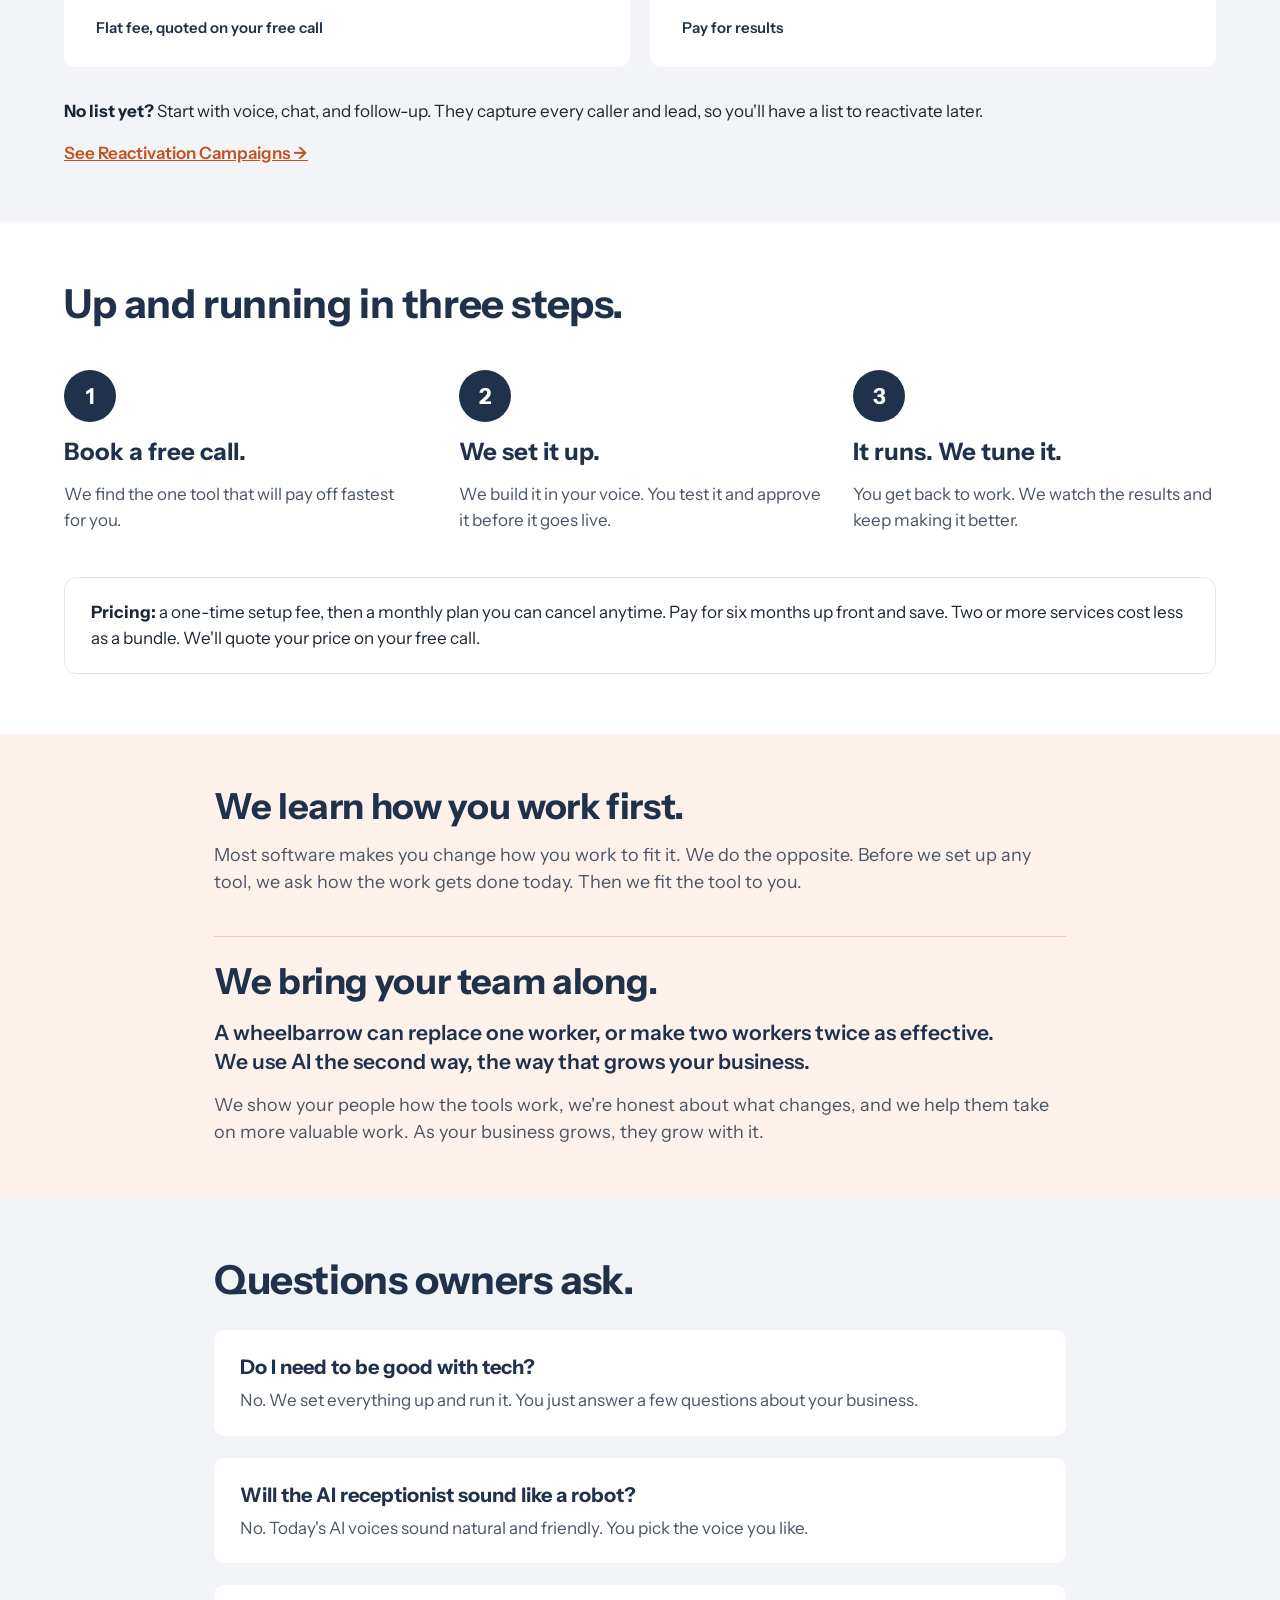
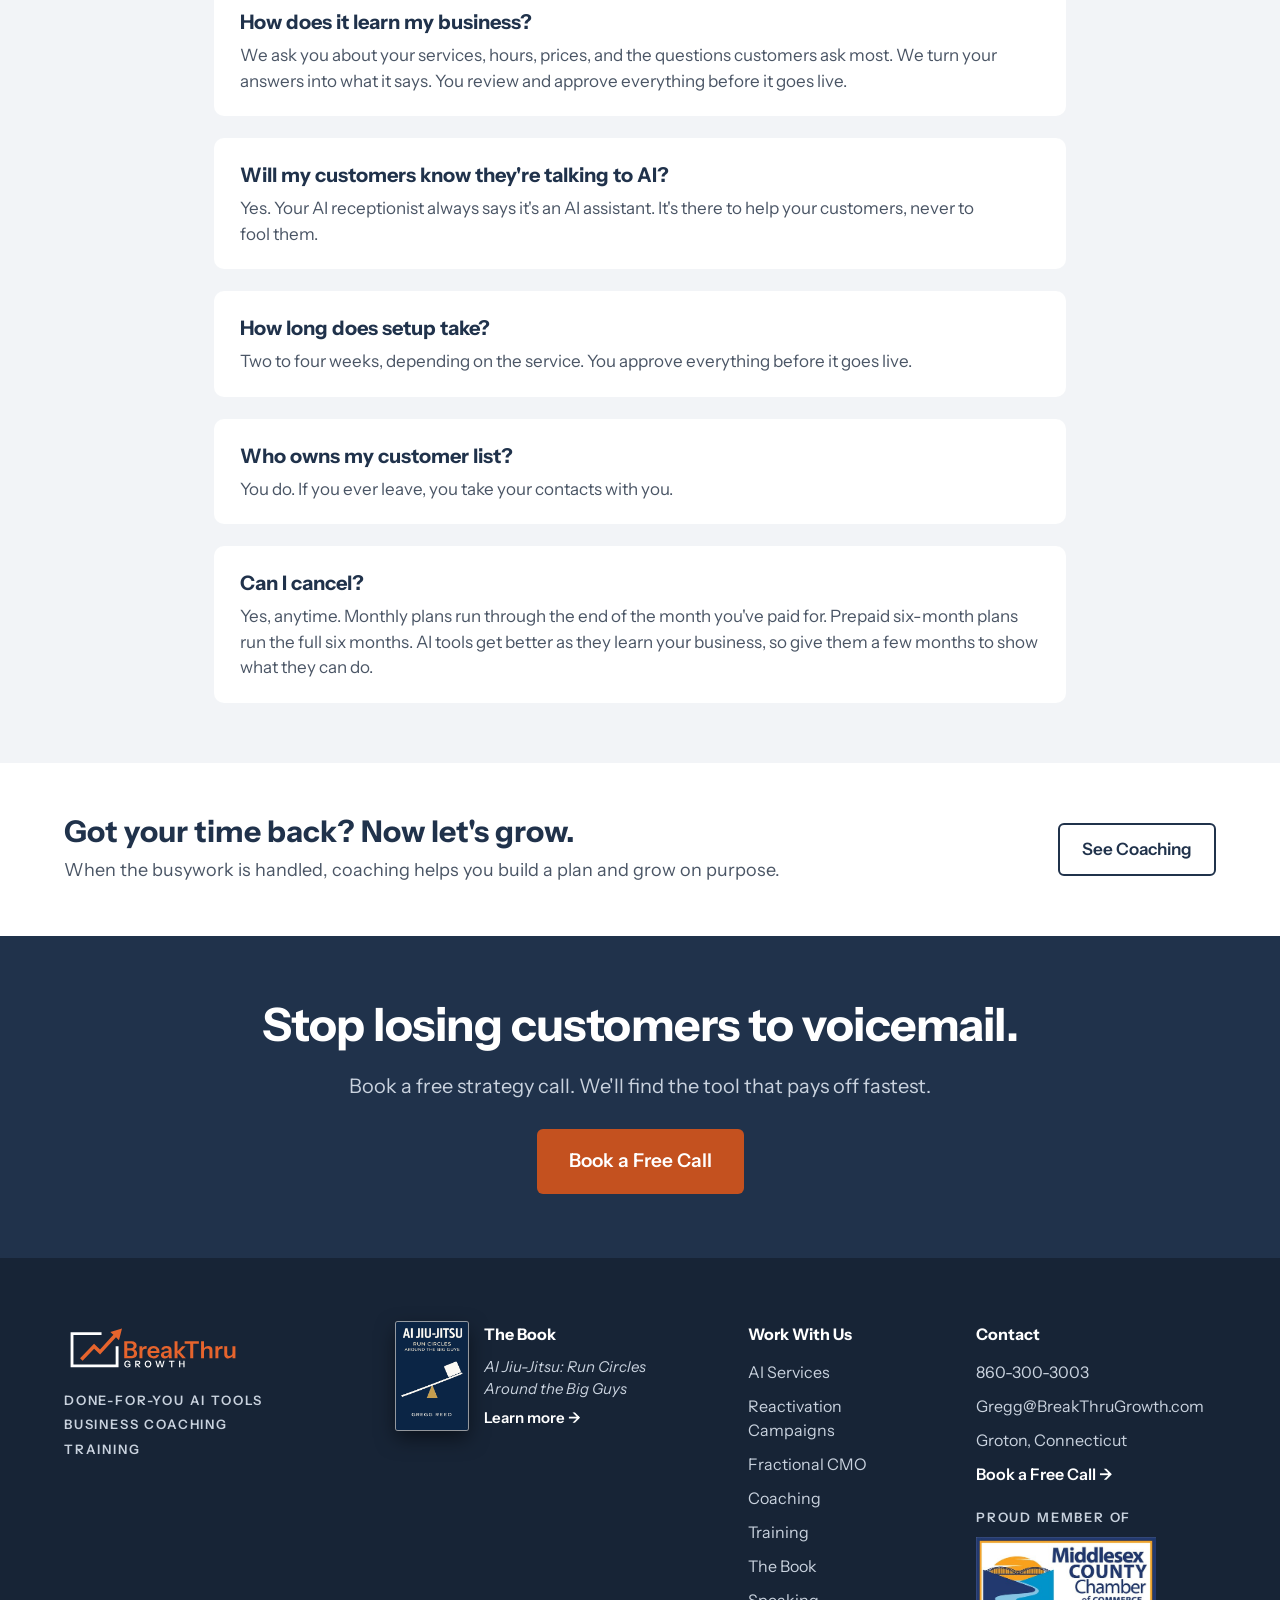
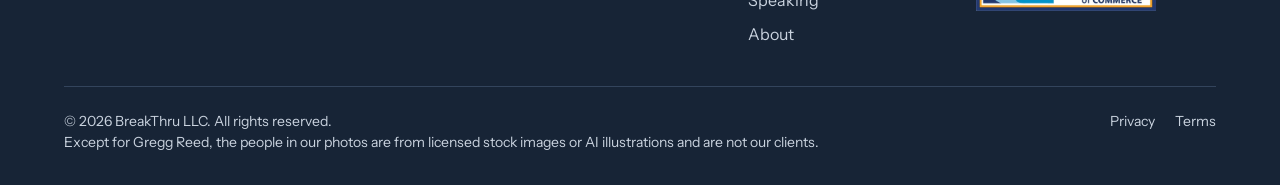
<file: ai-services/index.html>
<!doctype html>
<html lang="en">
<head>
<meta charset="utf-8">
<meta name="viewport" content="width=device-width, initial-scale=1">
<title>AI Services for Small Business | BreakThru Growth</title>
<meta name="description" content="AI voice receptionist, website chatbot, follow-up, appointment reminders, and review management. Set up and run for you.">
<link rel="canonical" href="https://breakthrugrowth.com/ai-services/">
<meta property="og:type" content="website">
<meta property="og:site_name" content="BreakThru Growth">
<meta property="og:title" content="AI Services for Small Business | BreakThru Growth">
<meta property="og:description" content="AI voice receptionist, website chatbot, follow-up, appointment reminders, and review management. Set up and run for you.">
<meta property="og:url" content="https://breakthrugrowth.com/ai-services/">
<meta property="og:image" content="https://breakthrugrowth.com/assets/img/ai-contractors-plans.jpg">
<meta name="twitter:card" content="summary_large_image">
<link rel="icon" href="/favicon.svg?v=3" type="image/svg+xml">
<link rel="icon" href="/favicon-32x32.png?v=3" sizes="32x32" type="image/png">
<link rel="icon" href="/favicon.ico?v=3" sizes="any">
<link rel="apple-touch-icon" href="/apple-touch-icon.png?v=3">
<link rel="manifest" href="/site.webmanifest?v=3">
<meta name="theme-color" content="#20324B">
<link rel="preconnect" href="https://fonts.googleapis.com">
<link rel="preconnect" href="https://fonts.gstatic.com" crossorigin>
<link href="https://fonts.googleapis.com/css2?family=Instrument+Sans:wght@400;500;600;700&amp;display=swap" rel="stylesheet">
<link rel="stylesheet" href="/assets/css/site.css?v=20261113">
</head>
<body>
<div class="page">

<!-- HEADER -->
<a class="skip" href="#main">Skip to content</a>
<header class="site-header">
<div class="wrap">
<a class="brand" href="/"><img src="/assets/img/logo-color.svg" alt="BreakThru Growth" width="166" height="48"></a>
<input type="checkbox" id="menu" class="menu-toggle" aria-label="Show menu">
<label for="menu" class="menu-btn">Menu</label>
<nav class="nav" aria-label="Main">
<div class="dd"><a href="/ai-services/" aria-current="page">Done for You</a>
<div class="dd-menu"><a href="/ai-services/">AI Services</a><a href="/reactivation/">Reactivation Campaigns</a><a href="/fractional/">Fractional CMO</a></div></div>
<div class="dd"><a href="/coaching/">Coaching</a>
<div class="dd-menu"><a href="/coaching/#focus">Focus Programs</a><a href="/coaching/#growth">Growth Coaching</a></div></div>
<a href="/training/">Training</a>
<a href="/book/">The Book</a>
<div class="dd"><a href="/about/">About</a>
<div class="dd-menu"><a href="/about/">About Gregg</a><a href="/speaking/">Speaking</a></div></div>
<a class="btn" href="/start/">Book a Free Call</a>
</nav>
</div>
</header>
<main id="main">

<!-- HERO -->
<section id="top" style="background: #FFFFFF">
<div style="max-width: 1200px; margin: 0 auto; padding: 56px 24px 60px; display: flex; flex-wrap: wrap; align-items: center; gap: 56px">
<div style="flex: 1 1 520px; min-width: 0; display: flex; flex-direction: column; gap: 22px">
<p style="margin: 0; font-size: 14px; font-weight: 600; letter-spacing: 0.14em; color: #C4511F">DONE FOR YOU · AI SERVICES</p>
<h1 style="margin: 0; font-size: 56px; line-height: 1.05; font-weight: 700; color: #20324B; letter-spacing: -0.02em">Never miss another customer.</h1>
<p style="margin: 0; font-size: 21px; color: #4A5565; max-width: 580px">We set up AI tools that answer your calls, reply to every lead, and keep customers coming back. They know your business. We take care of the tech, so you don't have to.</p>
<div style="display: flex; flex-wrap: wrap; gap: 14px; margin-top: 6px">
<a href="/start/" style="background: #C4511F; color: #FFFFFF; text-decoration: none; font-weight: 600; font-size: 18px; padding: 16px 28px; border-radius: 6px">Book a Free Call</a>
<a href="/#free-guide" style="border: 2px solid #20324B; color: #20324B; text-decoration: none; font-weight: 600; font-size: 18px; padding: 14px 26px; border-radius: 6px">Get the Free Guide</a>
</div>
</div>
<div style="flex: 1 1 380px; min-width: 0; display: flex; justify-content: center">
<img src="/assets/img/ai-contractors-plans.jpg" alt="Contractors reviewing plans on a job site" style="width: 100%; max-width: 460px; aspect-ratio: 4 / 3; object-fit: cover; border-radius: 12px; display: block">
</div>
</div>
</section>

<!-- STAKES -->
<section style="background: #F2F4F7">
<div style="max-width: 1200px; margin: 0 auto; padding: 52px 24px; display: flex; flex-wrap: wrap; align-items: center; gap: 40px">
<div style="flex: 1 1 560px; min-width: 0; display: flex; flex-direction: column; gap: 12px">
<h2 style="margin: 0; font-size: 38px; line-height: 1.12; color: #20324B">You can't answer the phone and do the job at the same time.</h2>
<p style="margin: 0; font-size: 19px; color: #4A5565">So calls go to voicemail, leads wait, and reviews sit. Every one is a customer who might go somewhere else.</p>
</div>
<div style="flex: 0 1 340px; min-width: 0; background: #FFFFFF; border-radius: 12px; padding: 28px; display: flex; flex-direction: column; gap: 4px">
<p style="margin: 0; font-size: 44px; font-weight: 700; line-height: 1; color: #20324B">35% to 50%</p>
<p style="margin: 0; font-size: 16px; color: #4A5565">of sales go to the first business that responds.</p>
</div>
</div>
</section>

<section style="background: #FFFFFF; border-bottom: 1px solid #E3E7ED">
<div style="max-width: 1200px; margin: 0 auto; padding: 48px 24px; display: flex; flex-wrap: wrap; align-items: center; gap: 48px">
<div style="flex: 1 1 460px; min-width: 0; display: flex; flex-direction: column; gap: 12px">
<h2 style="margin: 0; font-size: 34px; line-height: 1.15; color: #20324B">Every missed call is money walking away.</h2>
<p style="margin: 0; font-size: 19px; color: #4A5565">You're good at the work. You just can't be in two places at once. You shouldn't have to choose.</p>
</div>
<div style="flex: 1 1 420px; min-width: 0; background: #FDF1EB; border-radius: 12px; padding: 28px 32px; display: flex; flex-direction: column; gap: 8px">
<p style="margin: 0; font-size: 14px; font-weight: 600; letter-spacing: 0.14em; color: #C4511F">FOR EXAMPLE</p>
<p style="margin: 0; font-size: 17px; color: #4A5565">Miss 5 calls a week. 3 out of 10 callers hire you. A customer is worth $500 a year.</p>
<p style="margin: 4px 0 0; font-size: 40px; line-height: 1.1; font-weight: 700; color: #C4511F">$19,500</p>
<p style="margin: 0 0 6px; font-size: 17px; color: #4A5565">a year, walking away.</p>
<p style="margin: 0; font-size: 18px; font-weight: 600"><a href="/missed-calls/">What are your missed calls costing you?</a></p>
</div>
</div>
</section>

<!-- SERVICE 1: VOICE -->
<section id="voice" style="background: #FFFFFF; border-bottom: 1px solid #E3E7ED">
<div style="max-width: 1200px; margin: 0 auto; padding: 56px 24px; display: flex; flex-wrap: wrap; gap: 48px; align-items: flex-start">
<div style="flex: 1 1 460px; min-width: 0; display: flex; flex-direction: column; gap: 14px">
<p style="margin: 0; font-size: 14px; font-weight: 600; letter-spacing: 0.14em; color: #C4511F">AI VOICE RECEPTIONIST</p>
<h2 style="margin: 0; font-size: 36px; line-height: 1.12; color: #20324B">Every call answered. Your new receptionist answers questions.</h2>
<p style="margin: 0; font-size: 18px; color: #4A5565">You're on a job. The phone rings. Our AI receptionist picks up, day or night, and knows your hours, services, and prices.</p>
<a href="/start/" style="font-weight: 600; font-size: 17px">Book a call about voice →</a>
</div>
<div style="flex: 1 1 420px; min-width: 0; background: #F2F4F7; border-radius: 12px; padding: 28px 32px; display: flex; flex-direction: column; gap: 12px">
<p style="margin: 0; font-size: 15px; font-weight: 700; letter-spacing: 0.06em; color: #20324B">WHAT IT DOES</p>
<ul style="margin: 0; padding-left: 20px; font-size: 17px; color: #1D2733; display: flex; flex-direction: column; gap: 8px">
<li>Answers the questions callers ask most</li>
<li>Takes the caller's name, number, and what they need</li>
<li>Books the appointment on your calendar</li>
<li>Sends urgent calls straight to you</li>
</ul>
</div>
</div>
</section>

<!-- SERVICE 2: CHATBOT -->
<section id="chatbot" style="background: #FFFFFF; border-bottom: 1px solid #E3E7ED">
<div style="max-width: 1200px; margin: 0 auto; padding: 56px 24px; display: flex; flex-wrap: wrap; gap: 48px; align-items: flex-start">
<div style="flex: 1 1 460px; min-width: 0; display: flex; flex-direction: column; gap: 14px">
<p style="margin: 0; font-size: 14px; font-weight: 600; letter-spacing: 0.14em; color: #C4511F">AI WEBSITE CHATBOT</p>
<h2 style="margin: 0; font-size: 36px; line-height: 1.12; color: #20324B">Your website answers questions while you sleep.</h2>
<p style="margin: 0; font-size: 18px; color: #4A5565">People shop at night. If no one answers, they leave. Your chatbot answers in seconds and gets their contact info.</p>
<a href="/start/" style="font-weight: 600; font-size: 17px">Book a call about chatbots →</a>
</div>
<div style="flex: 1 1 420px; min-width: 0; background: #F2F4F7; border-radius: 12px; padding: 28px 32px; display: flex; flex-direction: column; gap: 12px">
<p style="margin: 0; font-size: 15px; font-weight: 700; letter-spacing: 0.06em; color: #20324B">WHAT IT DOES</p>
<ul style="margin: 0; padding-left: 20px; font-size: 17px; color: #1D2733; display: flex; flex-direction: column; gap: 8px">
<li>Trained on your services, prices, and service area</li>
<li>Captures a name and phone or email from every chat</li>
<li>Hands the chat to you when it can't help</li>
<li>Works on your website, Facebook, and Google</li>
</ul>
</div>
</div>
</section>

<!-- SERVICE 3: FOLLOW-UP -->
<section id="follow-up" style="background: #FFFFFF; border-bottom: 1px solid #E3E7ED">
<div style="max-width: 1200px; margin: 0 auto; padding: 56px 24px; display: flex; flex-wrap: wrap; gap: 48px; align-items: flex-start">
<div style="flex: 1 1 460px; min-width: 0; display: flex; flex-direction: column; gap: 14px">
<p style="margin: 0; font-size: 14px; font-weight: 600; letter-spacing: 0.14em; color: #C4511F">FOLLOW-UP AND CRM</p>
<h2 style="margin: 0; font-size: 36px; line-height: 1.12; color: #20324B">Every lead gets a follow-up. Every time.</h2>
<p style="margin: 0; font-size: 18px; color: #4A5565">You mean to follow up. Then the day gets away from you. Now texts and emails go out on their own, until the lead says yes or no.</p>
<a href="/start/" style="font-weight: 600; font-size: 17px">Book a call about follow-up →</a>
</div>
<div style="flex: 1 1 420px; min-width: 0; background: #F2F4F7; border-radius: 12px; padding: 28px 32px; display: flex; flex-direction: column; gap: 12px">
<p style="margin: 0; font-size: 15px; font-weight: 700; letter-spacing: 0.06em; color: #20324B">WHAT IT DOES</p>
<ul style="margin: 0; padding-left: 20px; font-size: 17px; color: #1D2733; display: flex; flex-direction: column; gap: 8px">
<li>Every lead from calls, chats, and forms lands in one list</li>
<li>Follow-up texts and emails, written in your voice</li>
<li>Quote reminders, so proposals don't go cold</li>
<li>You see who's hot and who needs a call</li>
</ul>
</div>
</div>
</section>

<!-- SERVICE 4: APPOINTMENTS -->
<section id="appointments" style="background: #FFFFFF; border-bottom: 1px solid #E3E7ED">
<div style="max-width: 1200px; margin: 0 auto; padding: 56px 24px; display: flex; flex-wrap: wrap; gap: 48px; align-items: flex-start">
<div style="flex: 1 1 460px; min-width: 0; display: flex; flex-direction: column; gap: 14px">
<p style="margin: 0; font-size: 14px; font-weight: 600; letter-spacing: 0.14em; color: #C4511F">APPOINTMENT REMINDERS</p>
<h2 style="margin: 0; font-size: 36px; line-height: 1.12; color: #20324B">Appointments that show up.</h2>
<p style="margin: 0; font-size: 18px; color: #4A5565">No-shows cost you a slot you can't sell twice. Reminders go out on their own, and missed visits get rebooked.</p>
<a href="/start/" style="font-weight: 600; font-size: 17px">Book a call about reminders →</a>
</div>
<div style="flex: 1 1 420px; min-width: 0; background: #F2F4F7; border-radius: 12px; padding: 28px 32px; display: flex; flex-direction: column; gap: 12px">
<p style="margin: 0; font-size: 15px; font-weight: 700; letter-spacing: 0.06em; color: #20324B">WHAT IT DOES</p>
<ul style="margin: 0; padding-left: 20px; font-size: 17px; color: #1D2733; display: flex; flex-direction: column; gap: 8px">
<li>Confirms each booking right away</li>
<li>Reminds the day before and the morning of</li>
<li>Lets customers change the time with a text</li>
<li>Reaches out to rebook a missed visit</li>
</ul>
</div>
</div>
</section>

<!-- SERVICE 5: REPUTATION -->
<section id="reputation" style="background: #FFFFFF; border-bottom: 1px solid #E3E7ED">
<div style="max-width: 1200px; margin: 0 auto; padding: 56px 24px; display: flex; flex-wrap: wrap; gap: 48px; align-items: flex-start">
<div style="flex: 1 1 460px; min-width: 0; display: flex; flex-direction: column; gap: 14px">
<p style="margin: 0; font-size: 14px; font-weight: 600; letter-spacing: 0.14em; color: #C4511F">REPUTATION MANAGEMENT</p>
<h2 style="margin: 0; font-size: 36px; line-height: 1.12; color: #20324B">More reviews, and a reply to every one.</h2>
<p style="margin: 0; font-size: 18px; color: #4A5565">New customers read your reviews before they call. Happy customers get asked. Every review gets a reply in your voice.</p>
<a href="/start/" style="font-weight: 600; font-size: 17px">Book a call about reviews →</a>
</div>
<div style="flex: 1 1 420px; min-width: 0; background: #F2F4F7; border-radius: 12px; padding: 28px 32px; display: flex; flex-direction: column; gap: 12px">
<p style="margin: 0; font-size: 15px; font-weight: 700; letter-spacing: 0.06em; color: #20324B">WHAT IT DOES</p>
<ul style="margin: 0; padding-left: 20px; font-size: 17px; color: #1D2733; display: flex; flex-direction: column; gap: 8px">
<li>Asks happy customers for a review after each job</li>
<li>Writes a reply to every review on Google and Facebook</li>
<li>You approve replies with one tap</li>
<li>Alerts you fast when a bad review comes in</li>
</ul>
</div>
</div>
</section>

<!-- REACTIVATION TEASER -->
<section id="reactivation" style="background: #F2F4F7">
<div style="max-width: 1200px; margin: 0 auto; padding: 56px 24px; display: flex; flex-direction: column; gap: 32px">
<div style="display: flex; flex-direction: column; gap: 12px; max-width: 780px">
<p style="margin: 0; font-size: 14px; font-weight: 600; letter-spacing: 0.14em; color: #C4511F">REACTIVATION CAMPAIGNS</p>
<h2 style="margin: 0; font-size: 36px; line-height: 1.12; color: #20324B">Put your customer list to work.</h2>
<p style="margin: 0; font-size: 18px; color: #4A5565">Your past customers already know and trust you. A short, personal campaign brings them back.</p>
</div>
<div style="display: grid; grid-template-columns: repeat(auto-fit, minmax(300px, 1fr)); gap: 20px">
<div style="background: #FFFFFF; border-radius: 12px; padding: 28px 32px; display: flex; flex-direction: column; gap: 10px">
<h3 style="margin: 0; font-size: 24px; color: #20324B">Review Boost</h3>
<p style="margin: 0; font-size: 17px; color: #4A5565">Past customers leave the reviews they never got around to. Works with a small list.</p>
<p style="margin: 0; font-size: 15px; font-weight: 600; color: #20324B">Flat fee, quoted on your free call</p>
</div>
<div style="background: #FFFFFF; border-radius: 12px; padding: 28px 32px; display: flex; flex-direction: column; gap: 10px">
<h3 style="margin: 0; font-size: 24px; color: #20324B">Customer Comeback</h3>
<p style="margin: 0; font-size: 17px; color: #4A5565">Past customers book again, for tune-ups, check-ins, and new deals.</p>
<p style="margin: 0; font-size: 15px; font-weight: 600; color: #20324B">Pay for results</p>
</div>
</div>
<div style="display: flex; flex-wrap: wrap; align-items: center; gap: 16px 32px">
<p style="margin: 0; font-size: 17px; color: #1D2733"><b>No list yet?</b> Start with voice, chat, and follow-up. They capture every caller and lead, so you'll have a list to reactivate later.</p>
<a href="/reactivation/" style="font-weight: 600; font-size: 17px">See Reactivation Campaigns →</a>
</div>
</div>
</section>

<!-- HOW IT WORKS + AGREEMENT -->
<section style="background: #FFFFFF">
<div style="max-width: 1200px; margin: 0 auto; padding: 60px 24px; display: flex; flex-direction: column; gap: 44px">
<h2 style="margin: 0; font-size: 40px; line-height: 1.1; color: #20324B; letter-spacing: -0.01em">Up and running in three steps.</h2>
<div style="display: grid; grid-template-columns: repeat(auto-fit, minmax(280px, 1fr)); gap: 32px">
<div style="display: flex; flex-direction: column; gap: 12px">
<div style="width: 52px; height: 52px; border-radius: 50%; background: #20324B; color: #FFFFFF; display: flex; align-items: center; justify-content: center; font-size: 22px; font-weight: 700">1</div>
<h3 style="margin: 0; font-size: 24px; color: #20324B">Book a free call.</h3>
<p style="margin: 0; font-size: 17px; color: #4A5565">We find the one tool that will pay off fastest for you.</p>
</div>
<div style="display: flex; flex-direction: column; gap: 12px">
<div style="width: 52px; height: 52px; border-radius: 50%; background: #20324B; color: #FFFFFF; display: flex; align-items: center; justify-content: center; font-size: 22px; font-weight: 700">2</div>
<h3 style="margin: 0; font-size: 24px; color: #20324B">We set it up.</h3>
<p style="margin: 0; font-size: 17px; color: #4A5565">We build it in your voice. You test it and approve it before it goes live.</p>
</div>
<div style="display: flex; flex-direction: column; gap: 12px">
<div style="width: 52px; height: 52px; border-radius: 50%; background: #20324B; color: #FFFFFF; display: flex; align-items: center; justify-content: center; font-size: 22px; font-weight: 700">3</div>
<h3 style="margin: 0; font-size: 24px; color: #20324B">It runs. We tune it.</h3>
<p style="margin: 0; font-size: 17px; color: #4A5565">You get back to work. We watch the results and keep making it better.</p>
</div>
</div>
<div style="border: 1px solid #E3E7ED; background: #FFFFFF; border-radius: 12px; padding: 22px 26px; color: #1D2733; font-size: 17px"><b>Pricing:</b> a one-time setup fee, then a monthly plan you can cancel anytime. Pay for six months up front and save. Two or more services cost less as a bundle. We'll quote your price on your free call.</div>
</div>
</section>

<!-- FAQ -->
<section style="background: #FDF1EB">
<div style="max-width: 900px; margin: 0 auto; padding: 52px 24px; display: flex; flex-direction: column; gap: 16px">
<h2 style="margin: 0; font-size: 36px; line-height: 1.12; color: #20324B; letter-spacing: -0.01em">We learn how you work first.</h2>
<p style="margin: 0; font-size: 18px; color: #4A5565">Most software makes you change how you work to fit it. We do the opposite. Before we set up any tool, we ask how the work gets done today. Then we fit the tool to you.</p>
<div aria-hidden="true" style="height: 1px; background: #F0C9B5; margin: 24px 0 8px"></div>
<h2 style="margin: 0; font-size: 36px; line-height: 1.12; color: #20324B; letter-spacing: -0.01em">We bring your team along.</h2>
<p style="margin: 0; font-size: 21px; line-height: 1.4; color: #20324B; font-weight: 600"><span style="display: block">A wheelbarrow can replace one worker, or make two workers twice as effective.</span><span style="display: block">We use AI the second way, the way that grows your business.</span></p>
<p style="margin: 0; font-size: 18px; color: #4A5565">We show your people how the tools work, we're honest about what changes, and we help them take on more valuable work. As your business grows, they grow with it.</p>
</div>
</section>

<section style="background: #F2F4F7">
<div style="max-width: 900px; margin: 0 auto; padding: 60px 24px; display: flex; flex-direction: column; gap: 28px">
<h2 style="margin: 0; font-size: 40px; line-height: 1.1; color: #20324B; letter-spacing: -0.01em">Questions owners ask.</h2>
<div style="display: flex; flex-direction: column; gap: 22px">
<div style="background: #FFFFFF; border-radius: 10px; padding: 22px 26px; display: flex; flex-direction: column; gap: 6px"><h3 style="margin: 0; font-size: 20px; color: #20324B">Do I need to be good with tech?</h3><p style="margin: 0; font-size: 17px; color: #4A5565">No. We set everything up and run it. You just answer a few questions about your business.</p></div>
<div style="background: #FFFFFF; border-radius: 10px; padding: 22px 26px; display: flex; flex-direction: column; gap: 6px"><h3 style="margin: 0; font-size: 20px; color: #20324B">Will the AI receptionist sound like a robot?</h3><p style="margin: 0; font-size: 17px; color: #4A5565">No. Today's AI voices sound natural and friendly. You pick the voice you like.</p></div>
<div style="background: #FFFFFF; border-radius: 10px; padding: 22px 26px; display: flex; flex-direction: column; gap: 6px"><h3 style="margin: 0; font-size: 20px; color: #20324B">How does it learn my business?</h3><p style="margin: 0; font-size: 17px; color: #4A5565">We ask you about your services, hours, prices, and the questions customers ask most. We turn your answers into what it says. You review and approve everything before it goes live.</p></div>
<div style="background: #FFFFFF; border-radius: 10px; padding: 22px 26px; display: flex; flex-direction: column; gap: 6px"><h3 style="margin: 0; font-size: 20px; color: #20324B">Will my customers know they're talking to AI?</h3><p style="margin: 0; font-size: 17px; color: #4A5565">Yes. Your AI receptionist always says it's an AI assistant. It's there to help your customers, never to fool them.</p></div>
<div style="background: #FFFFFF; border-radius: 10px; padding: 22px 26px; display: flex; flex-direction: column; gap: 6px"><h3 style="margin: 0; font-size: 20px; color: #20324B">How long does setup take?</h3><p style="margin: 0; font-size: 17px; color: #4A5565">Two to four weeks, depending on the service. You approve everything before it goes live.</p></div>
<div style="background: #FFFFFF; border-radius: 10px; padding: 22px 26px; display: flex; flex-direction: column; gap: 6px"><h3 style="margin: 0; font-size: 20px; color: #20324B">Who owns my customer list?</h3><p style="margin: 0; font-size: 17px; color: #4A5565">You do. If you ever leave, you take your contacts with you.</p></div>
<div style="background: #FFFFFF; border-radius: 10px; padding: 22px 26px; display: flex; flex-direction: column; gap: 6px"><h3 style="margin: 0; font-size: 20px; color: #20324B">Can I cancel?</h3><p style="margin: 0; font-size: 17px; color: #4A5565">Yes, anytime. Monthly plans run through the end of the month you've paid for. Prepaid six-month plans run the full six months. AI tools get better as they learn your business, so give them a few months to show what they can do.</p></div>
</div>
</div>
</section>

<!-- NEXT RUNG -->
<section style="background: #FFFFFF">
<div style="max-width: 1200px; margin: 0 auto; padding: 52px 24px; display: flex; flex-wrap: wrap; align-items: center; justify-content: space-between; gap: 24px">
<div style="flex: 1 1 560px; min-width: 0; display: flex; flex-direction: column; gap: 8px">
<h2 style="margin: 0; font-size: 30px; line-height: 1.15; color: #20324B">Got your time back? Now let's grow.</h2>
<p style="margin: 0; font-size: 18px; color: #4A5565">When the busywork is handled, coaching helps you build a plan and grow on purpose.</p>
</div>
<a href="/coaching/" style="border: 2px solid #20324B; color: #20324B; text-decoration: none; font-weight: 600; font-size: 17px; padding: 12px 22px; border-radius: 6px">See Coaching</a>
</div>
</section>

<!-- FINAL CTA -->
<section id="start" style="background: #20324B; color: #FFFFFF">
<div style="max-width: 820px; margin: 0 auto; padding: 64px 24px; display: flex; flex-direction: column; align-items: center; text-align: center; gap: 20px">
<h2 style="margin: 0; font-size: 46px; line-height: 1.1; letter-spacing: -0.01em">Stop losing customers to voicemail.</h2>
<p style="margin: 0; font-size: 20px; color: #C9D2DE">Book a free strategy call. We'll find the tool that pays off fastest.</p>
<a href="/start/" style="background: #C4511F; color: #FFFFFF; text-decoration: none; font-weight: 600; font-size: 19px; padding: 18px 32px; border-radius: 6px; margin-top: 8px">Book a Free Call</a>
</div>
</section>

<!-- FOOTER (same as homepage) -->
</main>
<footer class="site-footer">
<div class="wrap">
<div class="cols">
<div class="col" style="flex: 1 1 260px; min-width: 0; gap: 14px">
<img src="/assets/img/logo-reverse.svg" alt="BreakThru Growth" width="180" height="52" style="height: 52px; width: auto; align-self: flex-start">
<p style="margin: 0; font-size: 13px; font-weight: 600; letter-spacing: 0.14em; line-height: 1.9">DONE-FOR-YOU AI TOOLS<br>BUSINESS COACHING<br>TRAINING</p>
</div>
<div class="col" style="flex: 1 1 280px; min-width: 0; flex-direction: row; gap: 16px; align-items: flex-start">
<a href="/book/" style="flex: none; display: block; line-height: 0"><img src="/assets/img/ajj-cover.png" alt="About the book AI Jiu-Jitsu" width="72" height="108" loading="lazy" style="width: 72px; height: auto; flex: none"></a>
<div style="display: flex; flex-direction: column; gap: 6px; font-size: 15px">
<h2>The Book</h2>
<p style="margin: 0"><i>AI Jiu-Jitsu: Run Circles Around the Big Guys</i></p>
<a href="/book/" style="color: #FFFFFF; font-weight: 600">Learn more →</a>
</div>
</div>
<div class="col" style="flex: 0 1 180px">
<h2>Work With Us</h2>
<a href="/ai-services/">AI Services</a>
<a href="/reactivation/">Reactivation Campaigns</a>
<a href="/fractional/">Fractional CMO</a>
<a href="/coaching/">Coaching</a>
<a href="/training/">Training</a>
<a href="/book/">The Book</a>
<a href="/speaking/">Speaking</a>
<a href="/about/">About</a>
</div>
<div class="col" style="flex: 0 1 240px">
<h2>Contact</h2>
<a href="tel:+18603003003">860-300-3003</a>
<a href="/start/" data-e="moc.htworGurhTkaerB@ggerG">Gregg at BreakThruGrowth dot com</a>
<span>Groton, Connecticut</span>
<a href="/start/" style="color: #FFFFFF; font-weight: 600">Book a Free Call →</a>
<span style="margin-top: 12px; font-size: 13px; font-weight: 600; letter-spacing: 0.14em">PROUD MEMBER OF</span>
<a href="https://business.middlesexchamber.com/list/member/breakthru-llc-24766" target="_blank" rel="noopener" style="display: block; width: 180px"><img src="/assets/img/middlesex-chamber.jpg" alt="Middlesex County Chamber of Commerce" width="180" height="74" loading="lazy" style="display: block; width: 180px; height: auto"></a>
</div>
</div>
<div class="legal">
<span>© 2026 BreakThru LLC. All rights reserved.<br>Except for Gregg Reed, the people in our photos are from licensed stock images or AI illustrations and are not our clients.</span>
<div style="display: flex; flex-wrap: wrap; gap: 20px">
<a href="/privacy/">Privacy</a>
<a href="/terms/">Terms</a>
<!-- Student Login: uncomment when classes launch, and add the GHL course portal URL.
<a href="https://REPLACE-WITH-GHL-PORTAL" target="_blank" rel="noopener">Student Login</a> -->
</div>
</div>
</div>
</footer>

</div>
<script src="/assets/js/email.js" defer></script>
</body>
</html>
</file>
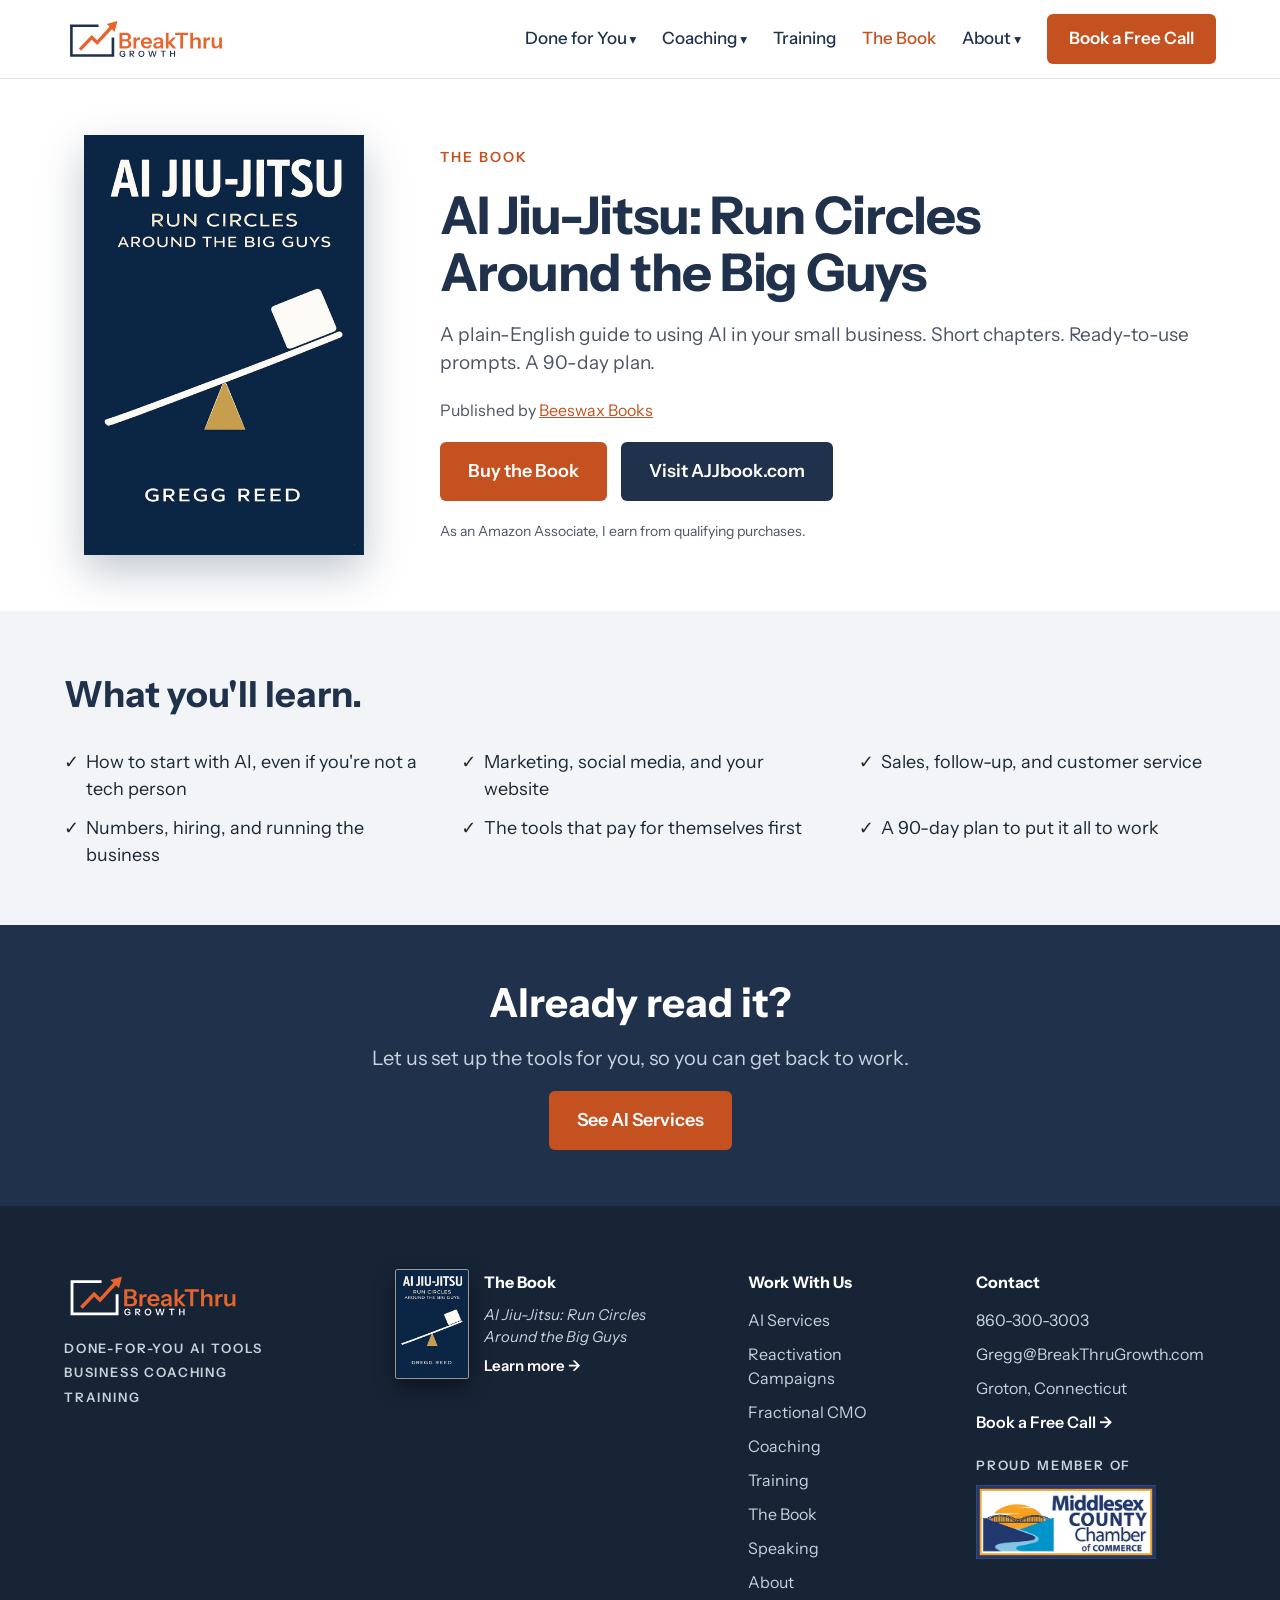
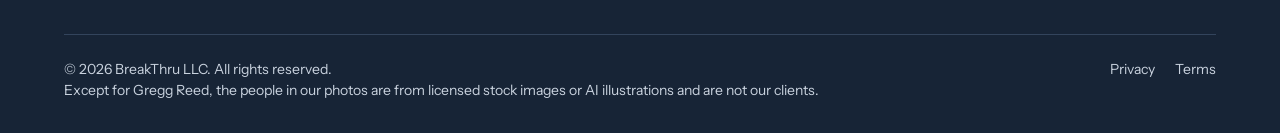
<file: book/index.html>
<!doctype html>
<html lang="en">
<head>
<meta charset="utf-8">
<meta name="viewport" content="width=device-width, initial-scale=1">
<title>AI Jiu-Jitsu: Run Circles Around the Big Guys | BreakThru Growth</title>
<meta name="description" content="A plain-English guide to using AI in your small business. Short chapters, ready-to-use prompts, and a 90-day plan.">
<link rel="canonical" href="https://breakthrugrowth.com/book/">
<meta property="og:type" content="website">
<meta property="og:site_name" content="BreakThru Growth">
<meta property="og:title" content="AI Jiu-Jitsu: Run Circles Around the Big Guys | BreakThru Growth">
<meta property="og:description" content="A plain-English guide to using AI in your small business. Short chapters, ready-to-use prompts, and a 90-day plan.">
<meta property="og:url" content="https://breakthrugrowth.com/book/">
<meta property="og:image" content="https://breakthrugrowth.com/assets/img/ajj-cover.png">
<meta name="twitter:card" content="summary_large_image">
<link rel="icon" href="/favicon.svg?v=3" type="image/svg+xml">
<link rel="icon" href="/favicon-32x32.png?v=3" sizes="32x32" type="image/png">
<link rel="icon" href="/favicon.ico?v=3" sizes="any">
<link rel="apple-touch-icon" href="/apple-touch-icon.png?v=3">
<link rel="manifest" href="/site.webmanifest?v=3">
<meta name="theme-color" content="#20324B">
<link rel="preconnect" href="https://fonts.googleapis.com">
<link rel="preconnect" href="https://fonts.gstatic.com" crossorigin>
<link href="https://fonts.googleapis.com/css2?family=Instrument+Sans:wght@400;500;600;700&amp;display=swap" rel="stylesheet">
<link rel="stylesheet" href="/assets/css/site.css?v=20261113">
<script type="application/ld+json">{"@context":"https://schema.org","@type":"Book","name":"AI Jiu-Jitsu: Run Circles Around the Big Guys","author":{"@type":"Person","name":"Gregg Reed","url":"https://breakthrugrowth.com/about/"},"publisher":{"@type":"Organization","name":"Beeswax Books","url":"https://beeswaxbooks.com/"},"url":"https://breakthrugrowth.com/book/","image":"https://breakthrugrowth.com/assets/img/ajj-cover.png","sameAs":["https://ajjbook.com/"],"inLanguage":"en","description":"A plain-English guide to using AI in your small business. Short chapters, ready-to-use prompts, and a 90-day plan."}</script>
</head>
<body>
<div class="page">
<a class="skip" href="#main">Skip to content</a>
<header class="site-header">
<div class="wrap">
<a class="brand" href="/"><img src="/assets/img/logo-color.svg" alt="BreakThru Growth" width="166" height="48"></a>
<input type="checkbox" id="menu" class="menu-toggle" aria-label="Show menu">
<label for="menu" class="menu-btn">Menu</label>
<nav class="nav" aria-label="Main">
<div class="dd"><a href="/ai-services/">Done for You</a>
<div class="dd-menu"><a href="/ai-services/">AI Services</a><a href="/reactivation/">Reactivation Campaigns</a><a href="/fractional/">Fractional CMO</a></div></div>
<div class="dd"><a href="/coaching/">Coaching</a>
<div class="dd-menu"><a href="/coaching/#focus">Focus Programs</a><a href="/coaching/#growth">Growth Coaching</a></div></div>
<a href="/training/">Training</a>
<a href="/book/" aria-current="page">The Book</a>
<div class="dd"><a href="/about/">About</a>
<div class="dd-menu"><a href="/about/">About Gregg</a><a href="/speaking/">Speaking</a></div></div>
<a class="btn" href="/start/">Book a Free Call</a>
</nav>
</div>
</header>
<main id="main">
<section style="background: #FFFFFF">
<div style="max-width: 1200px; margin: 0 auto; padding: 56px 24px; display: flex; flex-wrap: wrap; gap: 56px; align-items: center">
<div style="flex: 0 1 320px; min-width: 0; display: flex; justify-content: center"><a href="https://ajjbook.com/" aria-label="Visit AJJbook.com" style="display: block; width: 100%; max-width: 280px" target="_blank" rel="noopener"><img src="/assets/img/ajj-cover.png" alt="AI Jiu-Jitsu book cover" style="width: 100%; display: block; box-shadow: 0 16px 40px rgba(32, 50, 75, 0.28)"></a></div>
<div style="flex: 1 1 520px; min-width: 0; display: flex; flex-direction: column; gap: 20px">
<p style="margin: 0; font-size: 14px; font-weight: 600; letter-spacing: 0.14em; color: #C4511F">THE BOOK</p>
<h1 style="margin: 0; font-size: 52px; line-height: 1.08; color: #20324B; letter-spacing: -0.02em">AI Jiu-Jitsu: Run Circles Around the Big Guys</h1>
<p style="margin: 0; font-size: 19px; color: #4A5565">A plain-English guide to using AI in your small business. Short chapters. Ready-to-use prompts. A 90-day plan.</p>
<p style="margin: 0; font-size: 16px; color: #4A5565">Published by <a href="https://beeswaxbooks.com/" target="_blank" rel="noopener">Beeswax Books</a></p>
<div style="display: flex; flex-wrap: wrap; gap: 14px"><a href="https://link.amazon/B06EBG1gq" style="background: #C4511F; color: #FFFFFF; text-decoration: none; font-weight: 600; font-size: 18px; padding: 16px 28px; border-radius: 6px" target="_blank" rel="sponsored noopener">Buy the Book</a><a href="https://ajjbook.com/" class="btn-navy" style="background: #20324B; color: #FFFFFF; text-decoration: none; font-weight: 600; font-size: 18px; padding: 16px 28px; border-radius: 6px" target="_blank" rel="noopener">Visit AJJbook.com</a></div>
<p style="margin: 0; font-size: 14px; color: #4A5565">As an Amazon Associate, I earn from qualifying purchases.</p>
</div>
</div>
</section>
<section style="background: #F2F4F7">
<div style="max-width: 1200px; margin: 0 auto; padding: 56px 24px; display: flex; flex-direction: column; gap: 28px">
<h2 style="margin: 0; font-size: 36px; color: #20324B">What you'll learn.</h2>
<div style="display: grid; grid-template-columns: repeat(auto-fit, minmax(280px, 1fr)); gap: 12px 40px; font-size: 18px">
<span style="display: flex; gap: 0.4em"><span aria-hidden="true" style="flex: none">✓</span><span>How to start with AI, even if you're not a tech person</span></span>
<span style="display: flex; gap: 0.4em"><span aria-hidden="true" style="flex: none">✓</span><span>Marketing, social media, and your website</span></span>
<span style="display: flex; gap: 0.4em"><span aria-hidden="true" style="flex: none">✓</span><span>Sales, follow-up, and customer service</span></span>
<span style="display: flex; gap: 0.4em"><span aria-hidden="true" style="flex: none">✓</span><span>Numbers, hiring, and running the business</span></span>
<span style="display: flex; gap: 0.4em"><span aria-hidden="true" style="flex: none">✓</span><span>The tools that pay for themselves first</span></span>
<span style="display: flex; gap: 0.4em"><span aria-hidden="true" style="flex: none">✓</span><span>A 90-day plan to put it all to work</span></span>
</div>
<!-- READER REVIEWS: remove this comment wrapper when quotes are ready
<div style="border: 2px dashed #B8C1CE; border-radius: 12px; background: #F2F4F7; padding: 28px; color: #4A5565; font-size: 16px; text-align: center; background: #FFFFFF">[ READER REVIEWS: two or three short quotes ]</div>
-->
</div>
</section>
<section style="background: #20324B; color: #FFFFFF">
<div style="max-width: 900px; margin: 0 auto; padding: 56px 24px; display: flex; flex-direction: column; align-items: center; text-align: center; gap: 18px">
<h2 style="margin: 0; font-size: 40px; line-height: 1.1">Already read it?</h2>
<p style="margin: 0; font-size: 20px; color: #C9D2DE">Let us set up the tools for you, so you can get back to work.</p>
<a href="/ai-services/" style="background: #C4511F; color: #FFFFFF; text-decoration: none; font-weight: 600; font-size: 18px; padding: 16px 28px; border-radius: 6px">See AI Services</a>
</div>
</section>
</main>
<footer class="site-footer">
<div class="wrap">
<div class="cols">
<div class="col" style="flex: 1 1 260px; min-width: 0; gap: 14px">
<img src="/assets/img/logo-reverse.svg" alt="BreakThru Growth" width="180" height="52" style="height: 52px; width: auto; align-self: flex-start">
<p style="margin: 0; font-size: 13px; font-weight: 600; letter-spacing: 0.14em; line-height: 1.9">DONE-FOR-YOU AI TOOLS<br>BUSINESS COACHING<br>TRAINING</p>
</div>
<div class="col" style="flex: 1 1 280px; min-width: 0; flex-direction: row; gap: 16px; align-items: flex-start">
<img src="/assets/img/ajj-cover.png" alt="AI Jiu-Jitsu book cover" width="72" height="108" loading="lazy" style="width: 72px; height: auto; flex: none">
<div style="display: flex; flex-direction: column; gap: 6px; font-size: 15px">
<h2>The Book</h2>
<p style="margin: 0"><i>AI Jiu-Jitsu: Run Circles Around the Big Guys</i></p>
<a href="/book/" style="color: #FFFFFF; font-weight: 600">Learn more →</a>
</div>
</div>
<div class="col" style="flex: 0 1 180px">
<h2>Work With Us</h2>
<a href="/ai-services/">AI Services</a>
<a href="/reactivation/">Reactivation Campaigns</a>
<a href="/fractional/">Fractional CMO</a>
<a href="/coaching/">Coaching</a>
<a href="/training/">Training</a>
<a href="/book/">The Book</a>
<a href="/speaking/">Speaking</a>
<a href="/about/">About</a>
</div>
<div class="col" style="flex: 0 1 240px">
<h2>Contact</h2>
<a href="tel:+18603003003">860-300-3003</a>
<a href="/start/" data-e="moc.htworGurhTkaerB@ggerG">Gregg at BreakThruGrowth dot com</a>
<span>Groton, Connecticut</span>
<a href="/start/" style="color: #FFFFFF; font-weight: 600">Book a Free Call →</a>
<span style="margin-top: 12px; font-size: 13px; font-weight: 600; letter-spacing: 0.14em">PROUD MEMBER OF</span>
<a href="https://business.middlesexchamber.com/list/member/breakthru-llc-24766" target="_blank" rel="noopener" style="display: block; width: 180px"><img src="/assets/img/middlesex-chamber.jpg" alt="Middlesex County Chamber of Commerce" width="180" height="74" loading="lazy" style="display: block; width: 180px; height: auto"></a>
</div>
</div>
<div class="legal">
<span>© 2026 BreakThru LLC. All rights reserved.<br>Except for Gregg Reed, the people in our photos are from licensed stock images or AI illustrations and are not our clients.</span>
<div style="display: flex; flex-wrap: wrap; gap: 20px">
<a href="/privacy/">Privacy</a>
<a href="/terms/">Terms</a>
<!-- Student Login: uncomment when classes launch, and add the GHL course portal URL.
<a href="https://REPLACE-WITH-GHL-PORTAL" target="_blank" rel="noopener">Student Login</a> -->
</div>
</div>
</div>
</footer>
</div>
<script src="/assets/js/email.js" defer></script>
</body>
</html>
</file>
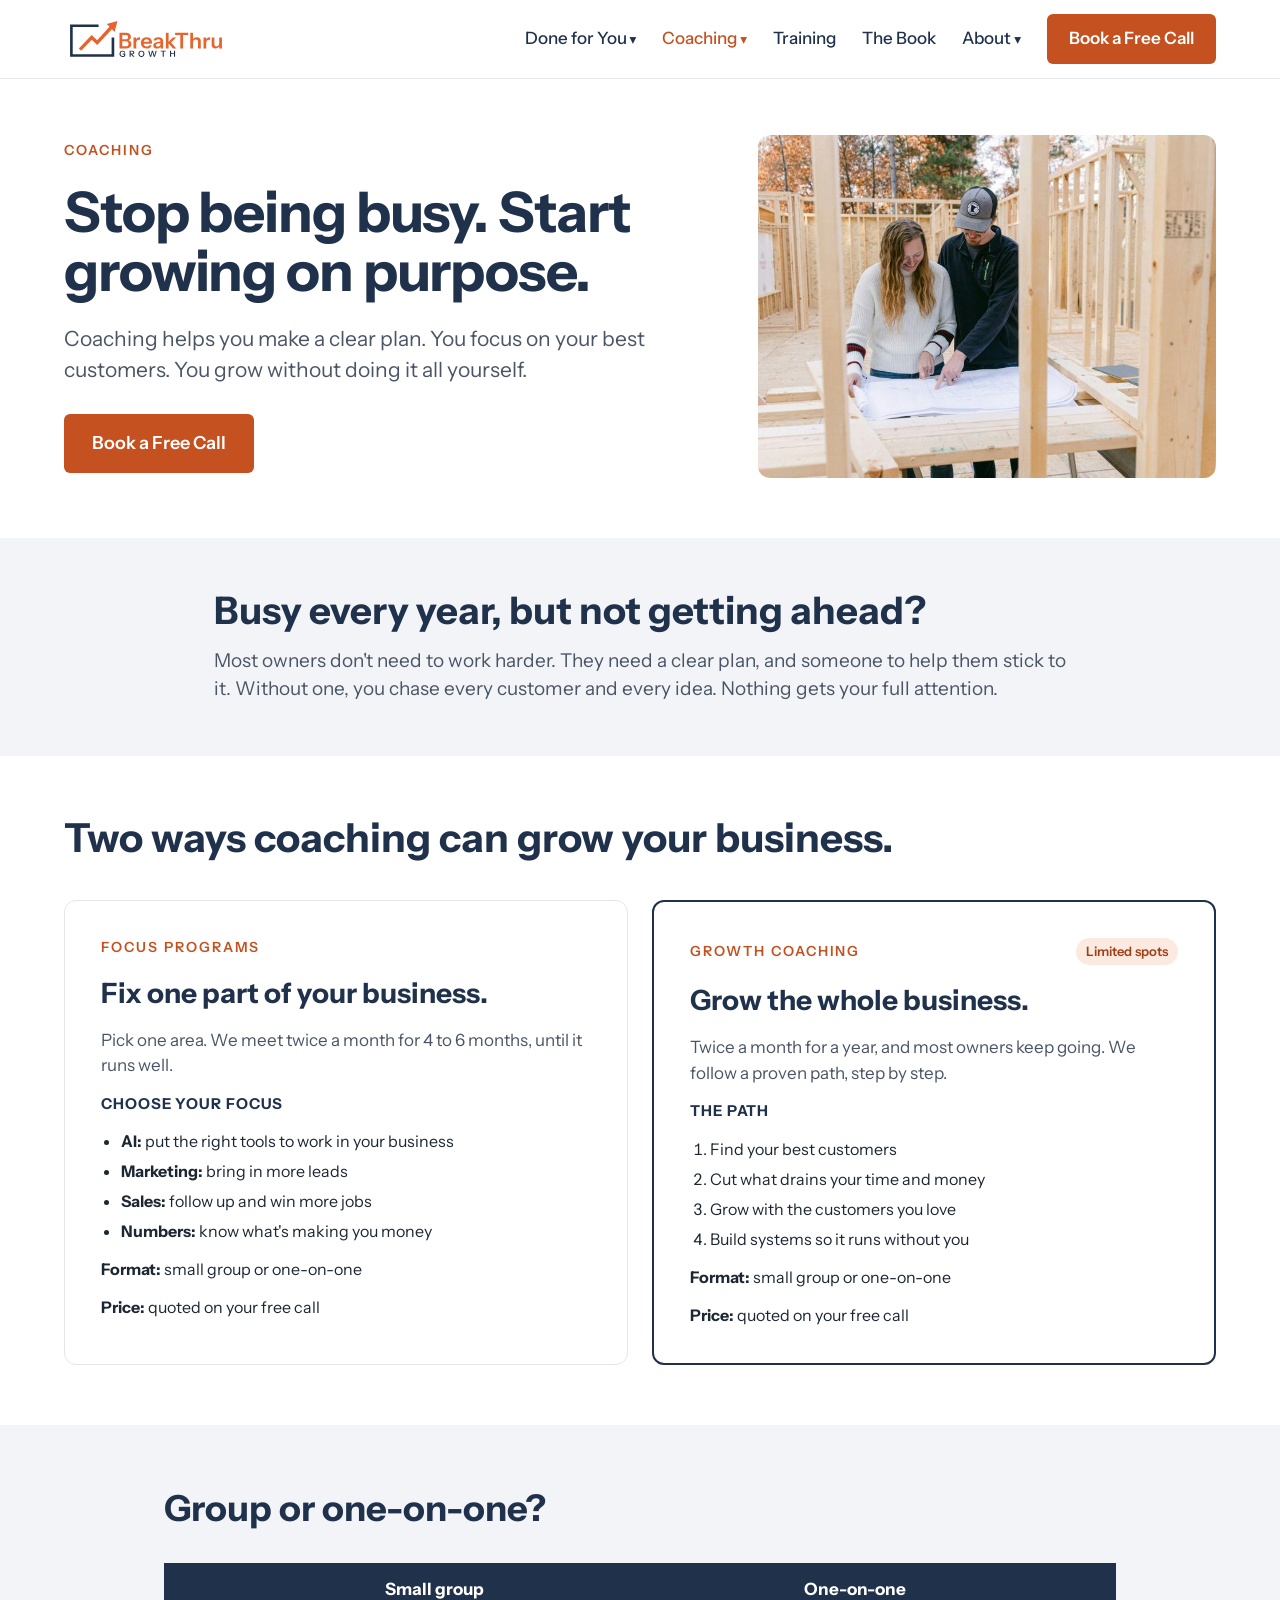
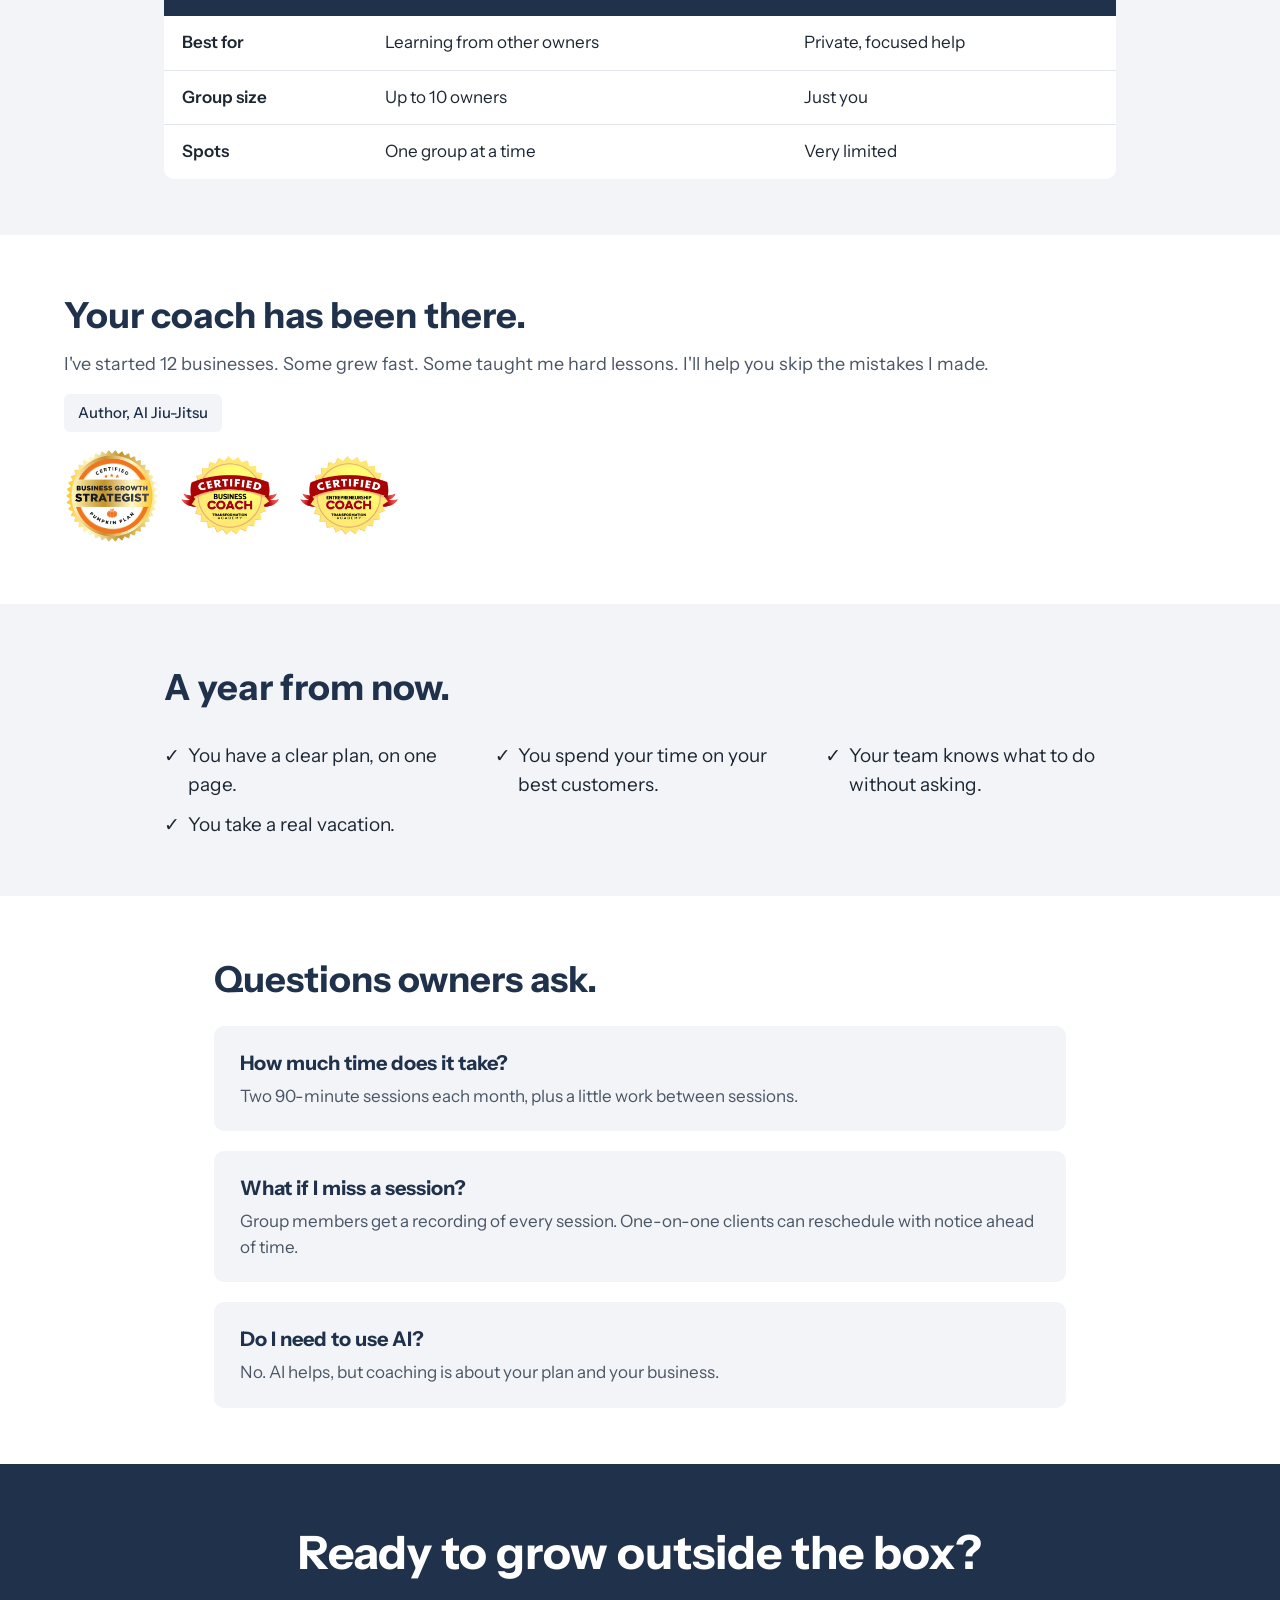
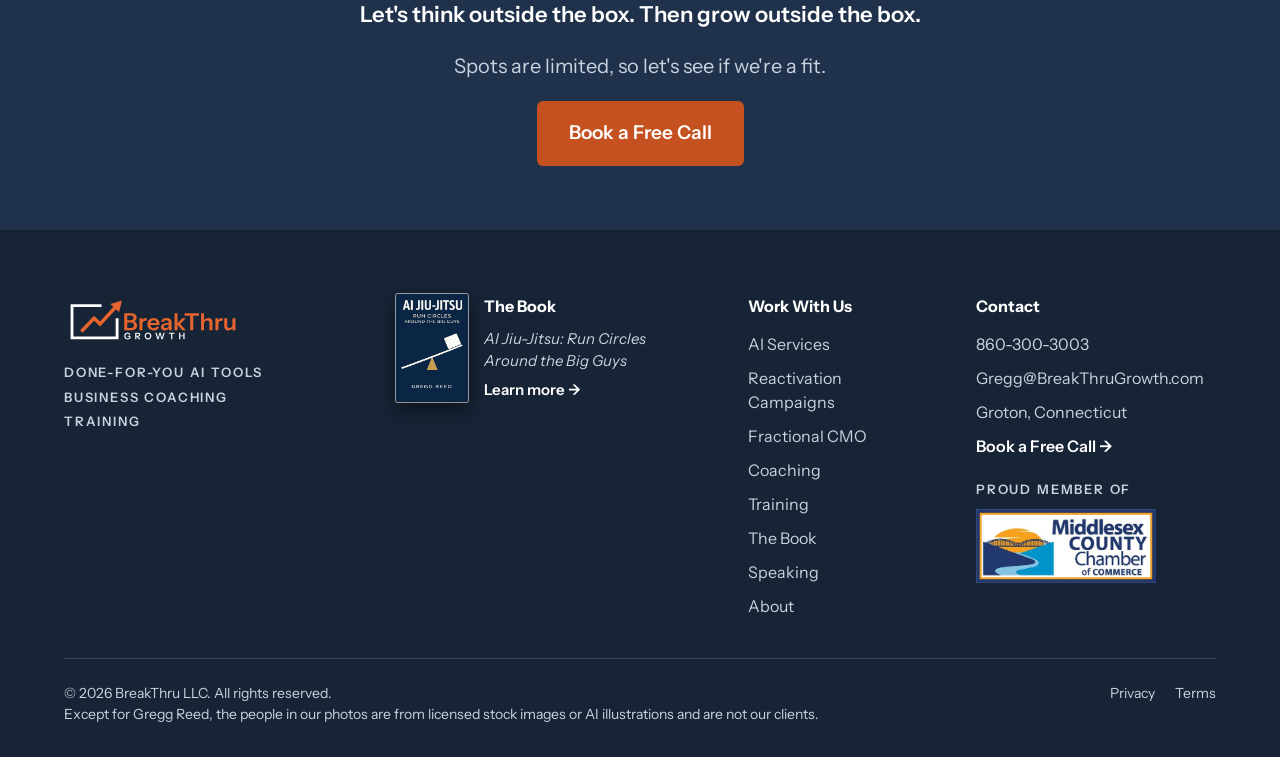
<file: coaching/index.html>
<!doctype html>
<html lang="en">
<head>
<meta charset="utf-8">
<meta name="viewport" content="width=device-width, initial-scale=1">
<title>Business Coaching | BreakThru Growth</title>
<meta name="description" content="Focus Programs and Growth Coaching with Gregg Reed. Make a clear plan and grow on purpose.">
<link rel="canonical" href="https://breakthrugrowth.com/coaching/">
<meta property="og:type" content="website">
<meta property="og:site_name" content="BreakThru Growth">
<meta property="og:title" content="Business Coaching | BreakThru Growth">
<meta property="og:description" content="Focus Programs and Growth Coaching with Gregg Reed. Make a clear plan and grow on purpose.">
<meta property="og:url" content="https://breakthrugrowth.com/coaching/">
<meta property="og:image" content="https://breakthrugrowth.com/assets/img/coaching-planning.jpg">
<meta name="twitter:card" content="summary_large_image">
<link rel="icon" href="/favicon.svg?v=3" type="image/svg+xml">
<link rel="icon" href="/favicon-32x32.png?v=3" sizes="32x32" type="image/png">
<link rel="icon" href="/favicon.ico?v=3" sizes="any">
<link rel="apple-touch-icon" href="/apple-touch-icon.png?v=3">
<link rel="manifest" href="/site.webmanifest?v=3">
<meta name="theme-color" content="#20324B">
<link rel="preconnect" href="https://fonts.googleapis.com">
<link rel="preconnect" href="https://fonts.gstatic.com" crossorigin>
<link href="https://fonts.googleapis.com/css2?family=Instrument+Sans:wght@400;500;600;700&amp;display=swap" rel="stylesheet">
<link rel="stylesheet" href="/assets/css/site.css?v=20261113">
</head>
<body>
<div class="page">

<a class="skip" href="#main">Skip to content</a>
<header class="site-header">
<div class="wrap">
<a class="brand" href="/"><img src="/assets/img/logo-color.svg" alt="BreakThru Growth" width="166" height="48"></a>
<input type="checkbox" id="menu" class="menu-toggle" aria-label="Show menu">
<label for="menu" class="menu-btn">Menu</label>
<nav class="nav" aria-label="Main">
<div class="dd"><a href="/ai-services/">Done for You</a>
<div class="dd-menu"><a href="/ai-services/">AI Services</a><a href="/reactivation/">Reactivation Campaigns</a><a href="/fractional/">Fractional CMO</a></div></div>
<div class="dd"><a href="/coaching/" aria-current="page">Coaching</a>
<div class="dd-menu"><a href="/coaching/#focus">Focus Programs</a><a href="/coaching/#growth">Growth Coaching</a></div></div>
<a href="/training/">Training</a>
<a href="/book/">The Book</a>
<div class="dd"><a href="/about/">About</a>
<div class="dd-menu"><a href="/about/">About Gregg</a><a href="/speaking/">Speaking</a></div></div>
<a class="btn" href="/start/">Book a Free Call</a>
</nav>
</div>
</header>
<main id="main">

<section id="top" style="background: #FFFFFF">
<div style="max-width: 1200px; margin: 0 auto; padding: 56px 24px 60px; display: flex; flex-wrap: wrap; align-items: center; gap: 56px">
<div style="flex: 1 1 560px; min-width: 0; display: flex; flex-direction: column; gap: 22px">
<p style="margin: 0; font-size: 14px; font-weight: 600; letter-spacing: 0.14em; color: #C4511F">COACHING</p>
<h1 style="margin: 0; font-size: 56px; line-height: 1.05; font-weight: 700; color: #20324B; letter-spacing: -0.02em">Stop being busy. Start growing on purpose.</h1>
<p style="margin: 0; font-size: 21px; color: #4A5565; max-width: 600px">Coaching helps you make a clear plan. You focus on your best customers. You grow without doing it all yourself.</p>
<div style="display: flex; flex-wrap: wrap; gap: 14px; margin-top: 6px">
<a href="/start/" style="background: #C4511F; color: #FFFFFF; text-decoration: none; font-weight: 600; font-size: 18px; padding: 16px 28px; border-radius: 6px">Book a Free Call</a>
</div>
</div>
<div style="flex: 1 1 380px; min-width: 0; display: flex; justify-content: center">
<img src="/assets/img/coaching-planning.jpg" alt="Two people planning together over drawings" style="width: 100%; max-width: 460px; aspect-ratio: 4 / 3; object-fit: cover; border-radius: 12px; display: block">
</div>
</div>
</section>

<section style="background: #F2F4F7">
<div style="max-width: 900px; margin: 0 auto; padding: 52px 24px; display: flex; flex-direction: column; gap: 14px">
<h2 style="margin: 0; font-size: 38px; line-height: 1.12; color: #20324B">Busy every year, but not getting ahead?</h2>
<p style="margin: 0; font-size: 19px; color: #4A5565">Most owners don't need to work harder. They need a clear plan, and someone to help them stick to it. Without one, you chase every customer and every idea. Nothing gets your full attention.</p>
</div>
</section>

<section style="background: #FFFFFF">
<div style="max-width: 1200px; margin: 0 auto; padding: 60px 24px; display: flex; flex-direction: column; gap: 40px">
<h2 style="margin: 0; font-size: 40px; line-height: 1.1; color: #20324B">Two ways coaching can grow your business.</h2>
<div style="display: grid; grid-template-columns: repeat(auto-fit, minmax(340px, 1fr)); gap: 24px">
<div id="focus" style="border: 1px solid #E3E7ED; border-radius: 12px; padding: 36px; display: flex; flex-direction: column; gap: 14px">
<p style="margin: 0; font-size: 14px; font-weight: 600; letter-spacing: 0.14em; color: #C4511F">FOCUS PROGRAMS</p>
<h3 style="margin: 0; font-size: 28px; color: #20324B">Fix one part of your business.</h3>
<p style="margin: 0; font-size: 17px; color: #4A5565">Pick one area. We meet twice a month for 4 to 6 months, until it runs well.</p>
<p style="margin: 0; font-size: 15px; font-weight: 700; letter-spacing: 0.06em; color: #20324B">CHOOSE YOUR FOCUS</p>
<ul style="margin: 0; padding-left: 20px; font-size: 16px; color: #1D2733; display: flex; flex-direction: column; gap: 6px">
<li><b>AI:</b> put the right tools to work in your business</li>
<li><b>Marketing:</b> bring in more leads</li>
<li><b>Sales:</b> follow up and win more jobs</li>
<li><b>Numbers:</b> know what's making you money</li>
</ul>
<p style="margin: 0; font-size: 16px; color: #1D2733"><b>Format:</b> small group or one-on-one</p>
<p style="margin: 0; font-size: 16px; color: #1D2733"><b>Price:</b> quoted on your free call</p>
</div>
<div id="growth" style="border: 2px solid #20324B; border-radius: 12px; padding: 36px; display: flex; flex-direction: column; gap: 14px">
<div style="display: flex; align-items: center; justify-content: space-between; gap: 12px"><p style="margin: 0; font-size: 14px; font-weight: 600; letter-spacing: 0.14em; color: #C4511F">GROWTH COACHING</p><span style="background: #FCE9E0; color: #9E3F15; font-size: 13px; font-weight: 600; padding: 4px 10px; border-radius: 999px">Limited spots</span></div>
<h3 style="margin: 0; font-size: 28px; color: #20324B">Grow the whole business.</h3>
<p style="margin: 0; font-size: 17px; color: #4A5565">Twice a month for a year, and most owners keep going. We follow a proven path, step by step.</p>
<p style="margin: 0; font-size: 15px; font-weight: 700; letter-spacing: 0.06em; color: #20324B">THE PATH</p>
<ol style="margin: 0; padding-left: 20px; font-size: 16px; color: #1D2733; display: flex; flex-direction: column; gap: 6px">
<li>Find your best customers</li>
<li>Cut what drains your time and money</li>
<li>Grow with the customers you love</li>
<li>Build systems so it runs without you</li>
</ol>
<p style="margin: 0; font-size: 16px; color: #1D2733"><b>Format:</b> small group or one-on-one</p>
<p style="margin: 0; font-size: 16px; color: #1D2733"><b>Price:</b> quoted on your free call</p>
</div>
</div>
</div>
</section>

<section style="background: #F2F4F7">
<div style="max-width: 1000px; margin: 0 auto; padding: 56px 24px; display: flex; flex-direction: column; gap: 28px">
<h2 style="margin: 0; font-size: 36px; color: #20324B">Group or one-on-one?</h2>
<div style="overflow-x: auto">
<table style="width: 100%; border-collapse: collapse; font-size: 17px; background: #FFFFFF; border-radius: 10px">
<thead><tr><th style="text-align: left; padding: 14px 18px; background: #20324B; color: #FFFFFF"></th><th style="text-align: left; padding: 14px 18px; background: #20324B; color: #FFFFFF">Small group</th><th style="text-align: left; padding: 14px 18px; background: #20324B; color: #FFFFFF">One-on-one</th></tr></thead>
<tbody>
<tr><td style="padding: 14px 18px; border-bottom: 1px solid #E3E7ED; font-weight: 600">Best for</td><td style="padding: 14px 18px; border-bottom: 1px solid #E3E7ED">Learning from other owners</td><td style="padding: 14px 18px; border-bottom: 1px solid #E3E7ED">Private, focused help</td></tr>
<tr><td style="padding: 14px 18px; border-bottom: 1px solid #E3E7ED; font-weight: 600">Group size</td><td style="padding: 14px 18px; border-bottom: 1px solid #E3E7ED">Up to 10 owners</td><td style="padding: 14px 18px; border-bottom: 1px solid #E3E7ED">Just you</td></tr>
<tr><td style="padding: 14px 18px; font-weight: 600">Spots</td><td style="padding: 14px 18px">One group at a time</td><td style="padding: 14px 18px">Very limited</td></tr>
</tbody>
</table>
</div>
</div>
</section>

<section style="background: #FFFFFF">
<div style="max-width: 1200px; margin: 0 auto; padding: 60px 24px; display: flex; flex-wrap: wrap; align-items: center; gap: 48px">
<div style="flex: 1 1 520px; min-width: 0; display: flex; flex-direction: column; gap: 16px">
<h2 style="margin: 0; font-size: 36px; line-height: 1.12; color: #20324B">Your coach has been there.</h2>
<p style="margin: 0; font-size: 18px; color: #4A5565">I've started 12 businesses. Some grew fast. Some taught me hard lessons. I'll help you skip the mistakes I made.</p>
<div style="display: flex; flex-wrap: wrap; gap: 10px">
<span style="background: #F2F4F7; color: #20324B; border-radius: 6px; padding: 8px 14px; font-size: 15px; font-weight: 500">Author, AI Jiu-Jitsu</span>
</div>
<div style="display: flex; flex-wrap: wrap; align-items: center; gap: 20px">
<img loading="lazy" src="/assets/img/badge-pumpkin-plan.png" alt="Certified Pumpkin Plan Business Growth Strategist" style="height: 96px; width: auto">
<img loading="lazy" src="/assets/img/badge-business-coach.png" alt="Certified Business Coach, Transformation Academy" style="height: 84px; width: auto">
<img loading="lazy" src="/assets/img/badge-entrepreneurship-coach.png" alt="Certified Entrepreneurship Coach, Transformation Academy" style="height: 84px; width: auto">
</div>
</div>
</div>
</section>

<section style="background: #F2F4F7">
<div style="max-width: 1000px; margin: 0 auto; padding: 56px 24px; display: flex; flex-direction: column; gap: 28px">
<h2 style="margin: 0; font-size: 36px; color: #20324B">A year from now.</h2>
<div style="display: grid; grid-template-columns: repeat(auto-fit, minmax(280px, 1fr)); gap: 12px 40px; font-size: 19px">
<span style="display: flex; gap: 0.4em"><span aria-hidden="true" style="flex: none">✓</span><span>You have a clear plan, on one page.</span></span>
<span style="display: flex; gap: 0.4em"><span aria-hidden="true" style="flex: none">✓</span><span>You spend your time on your best customers.</span></span>
<span style="display: flex; gap: 0.4em"><span aria-hidden="true" style="flex: none">✓</span><span>Your team knows what to do without asking.</span></span>
<span style="display: flex; gap: 0.4em"><span aria-hidden="true" style="flex: none">✓</span><span>You take a real vacation.</span></span>
</div>
</div>
</section>

<section style="background: #FFFFFF">
<div style="max-width: 900px; margin: 0 auto; padding: 56px 24px; display: flex; flex-direction: column; gap: 20px">
<h2 style="margin: 0; font-size: 36px; color: #20324B">Questions owners ask.</h2>
<div style="background: #F2F4F7; border-radius: 10px; padding: 22px 26px"><h3 style="margin: 0 0 6px; font-size: 20px; color: #20324B">How much time does it take?</h3><p style="margin: 0; font-size: 17px; color: #4A5565">Two 90-minute sessions each month, plus a little work between sessions.</p></div>
<div style="background: #F2F4F7; border-radius: 10px; padding: 22px 26px"><h3 style="margin: 0 0 6px; font-size: 20px; color: #20324B">What if I miss a session?</h3><p style="margin: 0; font-size: 17px; color: #4A5565">Group members get a recording of every session. One-on-one clients can reschedule with notice ahead of time.</p></div>
<div style="background: #F2F4F7; border-radius: 10px; padding: 22px 26px"><h3 style="margin: 0 0 6px; font-size: 20px; color: #20324B">Do I need to use AI?</h3><p style="margin: 0; font-size: 17px; color: #4A5565">No. AI helps, but coaching is about your plan and your business.</p></div>
</div>
</section>

<section id="book" style="background: #20324B; color: #FFFFFF">
<div style="max-width: 820px; margin: 0 auto; padding: 64px 24px; display: flex; flex-direction: column; align-items: center; text-align: center; gap: 20px">
<h2 style="margin: 0; font-size: 46px; line-height: 1.1">Ready to grow outside the box?</h2>
<p style="margin: 0; font-size: 22px; font-weight: 600; color: #FFFFFF">Let's think outside the box. Then grow outside the box.</p>
<p style="margin: 0; font-size: 20px; color: #C9D2DE">Spots are limited, so let's see if we're a fit.</p>
<a href="/start/" style="background: #C4511F; color: #FFFFFF; text-decoration: none; font-weight: 600; font-size: 19px; padding: 18px 32px; border-radius: 6px">Book a Free Call</a>
</div>
</section>
</main>
<footer class="site-footer">
<div class="wrap">
<div class="cols">
<div class="col" style="flex: 1 1 260px; min-width: 0; gap: 14px">
<img src="/assets/img/logo-reverse.svg" alt="BreakThru Growth" width="180" height="52" style="height: 52px; width: auto; align-self: flex-start">
<p style="margin: 0; font-size: 13px; font-weight: 600; letter-spacing: 0.14em; line-height: 1.9">DONE-FOR-YOU AI TOOLS<br>BUSINESS COACHING<br>TRAINING</p>
</div>
<div class="col" style="flex: 1 1 280px; min-width: 0; flex-direction: row; gap: 16px; align-items: flex-start">
<a href="/book/" style="flex: none; display: block; line-height: 0"><img src="/assets/img/ajj-cover.png" alt="About the book AI Jiu-Jitsu" width="72" height="108" loading="lazy" style="width: 72px; height: auto; flex: none"></a>
<div style="display: flex; flex-direction: column; gap: 6px; font-size: 15px">
<h2>The Book</h2>
<p style="margin: 0"><i>AI Jiu-Jitsu: Run Circles Around the Big Guys</i></p>
<a href="/book/" style="color: #FFFFFF; font-weight: 600">Learn more →</a>
</div>
</div>
<div class="col" style="flex: 0 1 180px">
<h2>Work With Us</h2>
<a href="/ai-services/">AI Services</a>
<a href="/reactivation/">Reactivation Campaigns</a>
<a href="/fractional/">Fractional CMO</a>
<a href="/coaching/">Coaching</a>
<a href="/training/">Training</a>
<a href="/book/">The Book</a>
<a href="/speaking/">Speaking</a>
<a href="/about/">About</a>
</div>
<div class="col" style="flex: 0 1 240px">
<h2>Contact</h2>
<a href="tel:+18603003003">860-300-3003</a>
<a href="/start/" data-e="moc.htworGurhTkaerB@ggerG">Gregg at BreakThruGrowth dot com</a>
<span>Groton, Connecticut</span>
<a href="/start/" style="color: #FFFFFF; font-weight: 600">Book a Free Call →</a>
<span style="margin-top: 12px; font-size: 13px; font-weight: 600; letter-spacing: 0.14em">PROUD MEMBER OF</span>
<a href="https://business.middlesexchamber.com/list/member/breakthru-llc-24766" target="_blank" rel="noopener" style="display: block; width: 180px"><img src="/assets/img/middlesex-chamber.jpg" alt="Middlesex County Chamber of Commerce" width="180" height="74" loading="lazy" style="display: block; width: 180px; height: auto"></a>
</div>
</div>
<div class="legal">
<span>© 2026 BreakThru LLC. All rights reserved.<br>Except for Gregg Reed, the people in our photos are from licensed stock images or AI illustrations and are not our clients.</span>
<div style="display: flex; flex-wrap: wrap; gap: 20px">
<a href="/privacy/">Privacy</a>
<a href="/terms/">Terms</a>
<!-- Student Login: uncomment when classes launch, and add the GHL course portal URL.
<a href="https://REPLACE-WITH-GHL-PORTAL" target="_blank" rel="noopener">Student Login</a> -->
</div>
</div>
</div>
</footer>
</div>
<script src="/assets/js/email.js" defer></script>
</body>
</html>
</file>
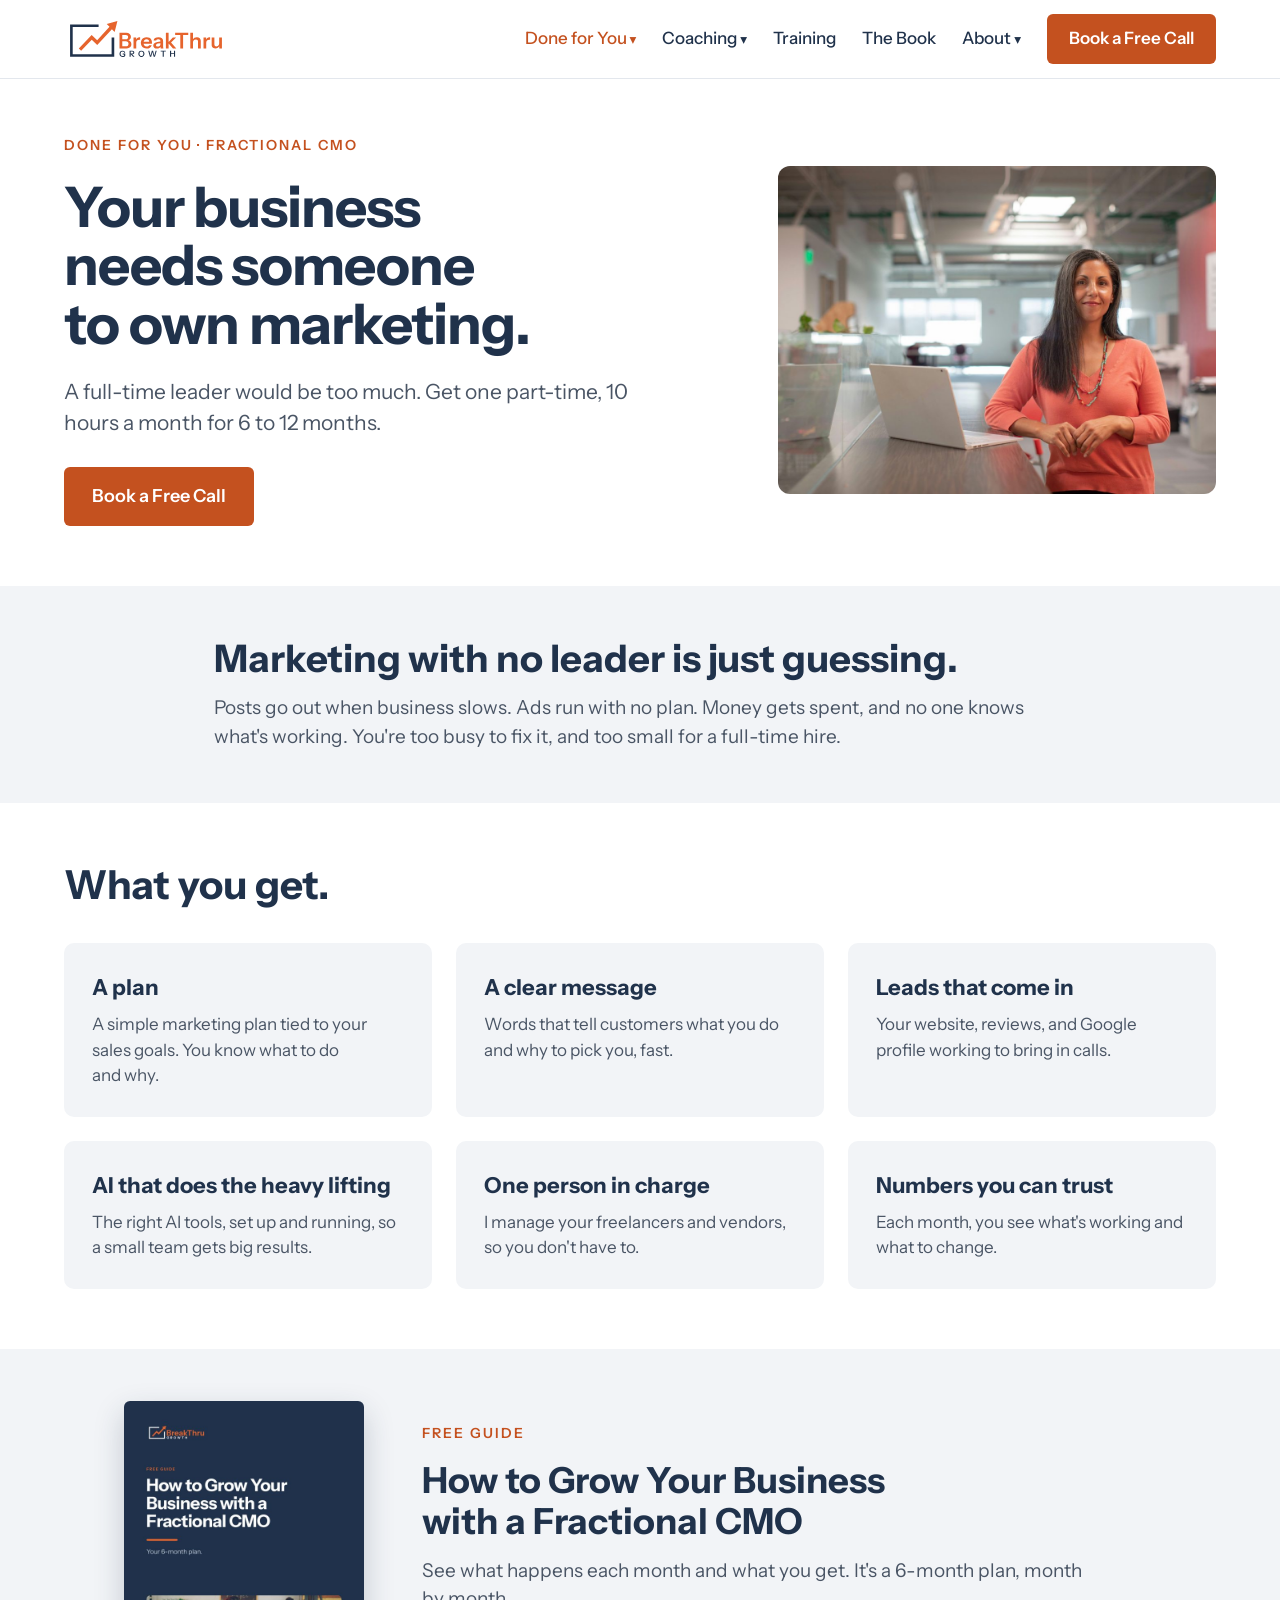
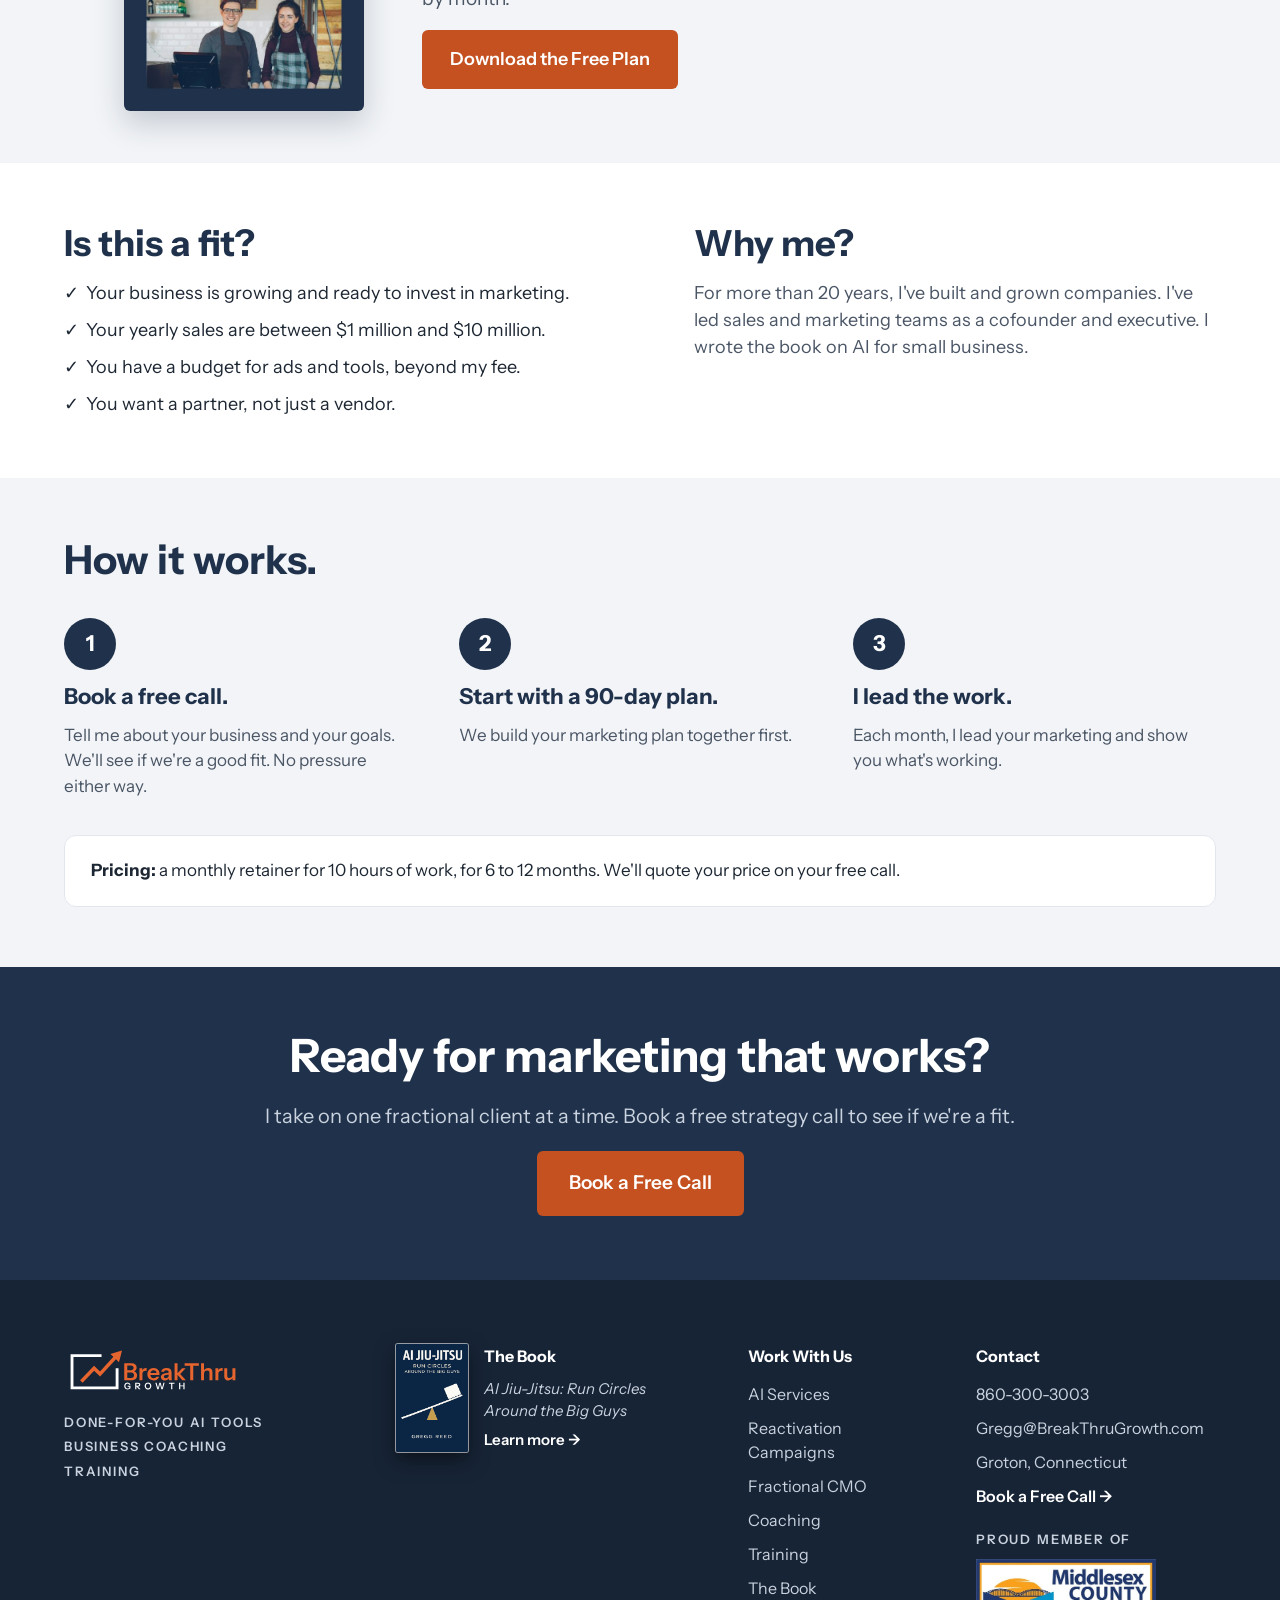
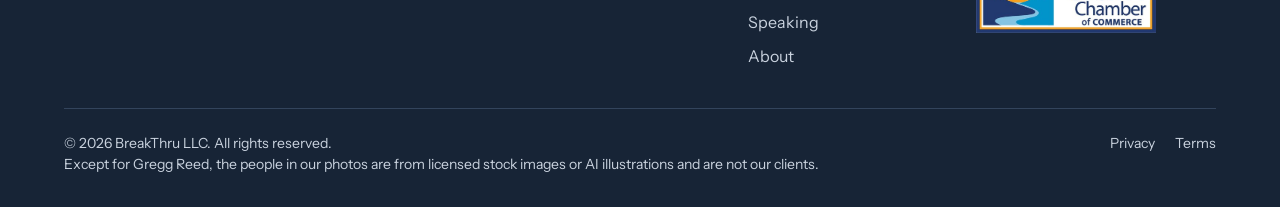
<file: fractional/index.html>
<!doctype html>
<html lang="en">
<head>
<meta charset="utf-8">
<meta name="viewport" content="width=device-width, initial-scale=1">
<title>Fractional CMO | BreakThru Growth</title>
<meta name="description" content="A part-time marketing leader for small businesses with $1 million to $10 million in sales. 10 hours a month for 6 to 12 months.">
<link rel="canonical" href="https://breakthrugrowth.com/fractional/">
<meta property="og:type" content="website">
<meta property="og:site_name" content="BreakThru Growth">
<meta property="og:title" content="Fractional CMO | BreakThru Growth">
<meta property="og:description" content="A part-time marketing leader for small businesses with $1 million to $10 million in sales. 10 hours a month for 6 to 12 months.">
<meta property="og:url" content="https://breakthrugrowth.com/fractional/">
<meta property="og:image" content="https://breakthrugrowth.com/assets/img/fractional-owner.jpg">
<meta name="twitter:card" content="summary_large_image">
<link rel="icon" href="/favicon.svg?v=3" type="image/svg+xml">
<link rel="icon" href="/favicon-32x32.png?v=3" sizes="32x32" type="image/png">
<link rel="icon" href="/favicon.ico?v=3" sizes="any">
<link rel="apple-touch-icon" href="/apple-touch-icon.png?v=3">
<link rel="manifest" href="/site.webmanifest?v=3">
<meta name="theme-color" content="#20324B">
<link rel="preconnect" href="https://fonts.googleapis.com">
<link rel="preconnect" href="https://fonts.gstatic.com" crossorigin>
<link href="https://fonts.googleapis.com/css2?family=Instrument+Sans:wght@400;500;600;700&amp;display=swap" rel="stylesheet">
<link rel="stylesheet" href="/assets/css/site.css?v=20261113">
</head>
<body>
<div class="page">

<a class="skip" href="#main">Skip to content</a>
<header class="site-header">
<div class="wrap">
<a class="brand" href="/"><img src="/assets/img/logo-color.svg" alt="BreakThru Growth" width="166" height="48"></a>
<input type="checkbox" id="menu" class="menu-toggle" aria-label="Show menu">
<label for="menu" class="menu-btn">Menu</label>
<nav class="nav" aria-label="Main">
<div class="dd"><a href="/ai-services/" aria-current="page">Done for You</a>
<div class="dd-menu"><a href="/ai-services/">AI Services</a><a href="/reactivation/">Reactivation Campaigns</a><a href="/fractional/">Fractional CMO</a></div></div>
<div class="dd"><a href="/coaching/">Coaching</a>
<div class="dd-menu"><a href="/coaching/#focus">Focus Programs</a><a href="/coaching/#growth">Growth Coaching</a></div></div>
<a href="/training/">Training</a>
<a href="/book/">The Book</a>
<div class="dd"><a href="/about/">About</a>
<div class="dd-menu"><a href="/about/">About Gregg</a><a href="/speaking/">Speaking</a></div></div>
<a class="btn" href="/start/">Book a Free Call</a>
</nav>
</div>
</header>
<main id="main">

<section style="background: #FFFFFF">
<div style="max-width: 1200px; margin: 0 auto; padding: 56px 24px 60px; display: flex; flex-wrap: wrap; align-items: center; gap: 56px">
<div style="flex: 1 1 560px; min-width: 0; display: flex; flex-direction: column; gap: 22px">
<p style="margin: 0; font-size: 14px; font-weight: 600; letter-spacing: 0.14em; color: #C4511F">DONE FOR YOU · FRACTIONAL CMO</p>
<h1 style="margin: 0; font-size: 56px; line-height: 1.05; font-weight: 700; color: #20324B; letter-spacing: -0.02em">Your business needs someone to own marketing.</h1>
<p style="margin: 0; font-size: 21px; color: #4A5565; max-width: 600px">A full-time leader would be too much. Get one part-time, 10 hours a month for 6 to 12 months.</p>
<div style="display: flex; flex-wrap: wrap; gap: 14px; margin-top: 6px">
<a href="/start/" style="background: #C4511F; color: #FFFFFF; text-decoration: none; font-weight: 600; font-size: 18px; padding: 16px 28px; border-radius: 6px">Book a Free Call</a>
</div>
</div>
<div style="flex: 1 1 340px; min-width: 0; display: flex; justify-content: center">
<img src="/assets/img/fractional-owner.jpg" alt="A business owner standing by her laptop" style="width: 100%; max-width: 460px; aspect-ratio: 4 / 3; object-fit: cover; border-radius: 12px; display: block">
</div>
</div>
</section>

<section style="background: #F2F4F7">
<div style="max-width: 900px; margin: 0 auto; padding: 52px 24px; display: flex; flex-direction: column; gap: 14px">
<h2 style="margin: 0; font-size: 38px; line-height: 1.12; color: #20324B">Marketing with no leader is just guessing.</h2>
<p style="margin: 0; font-size: 19px; color: #4A5565">Posts go out when business slows. Ads run with no plan. Money gets spent, and no one knows what's working. You're too busy to fix it, and too small for a full-time hire.</p>
</div>
</section>

<section style="background: #FFFFFF">
<div style="max-width: 1200px; margin: 0 auto; padding: 60px 24px; display: flex; flex-direction: column; gap: 36px">
<h2 style="margin: 0; font-size: 40px; line-height: 1.1; color: #20324B">What you get.</h2>
<div style="display: grid; grid-template-columns: repeat(auto-fit, minmax(300px, 1fr)); gap: 24px">
<div style="background: #F2F4F7; border-radius: 10px; padding: 28px; display: flex; flex-direction: column; gap: 8px"><h3 style="margin: 0; font-size: 22px; color: #20324B">A plan</h3><p style="margin: 0; font-size: 17px; color: #4A5565">A simple marketing plan tied to your sales goals. You know what to do and why.</p></div>
<div style="background: #F2F4F7; border-radius: 10px; padding: 28px; display: flex; flex-direction: column; gap: 8px"><h3 style="margin: 0; font-size: 22px; color: #20324B">A clear message</h3><p style="margin: 0; font-size: 17px; color: #4A5565">Words that tell customers what you do and why to pick you, fast.</p></div>
<div style="background: #F2F4F7; border-radius: 10px; padding: 28px; display: flex; flex-direction: column; gap: 8px"><h3 style="margin: 0; font-size: 22px; color: #20324B">Leads that come in</h3><p style="margin: 0; font-size: 17px; color: #4A5565">Your website, reviews, and Google profile working to bring in calls.</p></div>
<div style="background: #F2F4F7; border-radius: 10px; padding: 28px; display: flex; flex-direction: column; gap: 8px"><h3 style="margin: 0; font-size: 22px; color: #20324B">AI that does the heavy lifting</h3><p style="margin: 0; font-size: 17px; color: #4A5565">The right AI tools, set up and running, so a small team gets big results.</p></div>
<div style="background: #F2F4F7; border-radius: 10px; padding: 28px; display: flex; flex-direction: column; gap: 8px"><h3 style="margin: 0; font-size: 22px; color: #20324B">One person in charge</h3><p style="margin: 0; font-size: 17px; color: #4A5565">I manage your freelancers and vendors, so you don't have to.</p></div>
<div style="background: #F2F4F7; border-radius: 10px; padding: 28px; display: flex; flex-direction: column; gap: 8px"><h3 style="margin: 0; font-size: 22px; color: #20324B">Numbers you can trust</h3><p style="margin: 0; font-size: 17px; color: #4A5565">Each month, you see what's working and what to change.</p></div>
</div>
</div>
</section>

<section style="background: #F2F4F7">
<div style="max-width: 1100px; margin: 0 auto; padding: 52px 24px; display: flex; flex-wrap: wrap; align-items: center; gap: 48px">
<div style="flex: 0 1 260px; min-width: 0; display: flex; justify-content: center"><img src="/assets/img/fcmo-plan-cover.jpg" alt="Cover of How to Grow Your Business with a Fractional CMO" style="width: 100%; max-width: 240px; border-radius: 6px; box-shadow: 0 12px 30px rgba(32,50,75,0.22); display: block"></div>
<div style="flex: 1 1 420px; min-width: 0; display: flex; flex-direction: column; gap: 16px">
<p style="margin: 0; font-size: 14px; font-weight: 600; letter-spacing: 0.14em; color: #C4511F">FREE GUIDE</p>
<h2 style="margin: 0; font-size: 36px; line-height: 1.12; color: #20324B">How to Grow Your Business with a Fractional CMO</h2>
<p style="margin: 0; font-size: 19px; color: #4A5565">See what happens each month and what you get. It's a 6-month plan, month by month.</p>
<div><a href="/downloads/fractional-cmo-6-month-plan.pdf" download style="display: inline-block; background: #C4511F; color: #FFFFFF; text-decoration: none; font-weight: 600; font-size: 18px; padding: 16px 28px; border-radius: 6px">Download the Free Plan</a></div>
</div>
</div>
</section>

<section style="background: #FFFFFF">
<div style="max-width: 1200px; margin: 0 auto; padding: 60px 24px; display: flex; flex-wrap: wrap; gap: 48px">
<div style="flex: 1 1 480px; min-width: 0; display: flex; flex-direction: column; gap: 16px">
<h2 style="margin: 0; font-size: 36px; line-height: 1.12; color: #20324B">Is this a fit?</h2>
<div style="display: flex; flex-direction: column; gap: 10px; font-size: 18px">
<span style="display: flex; gap: 0.4em"><span aria-hidden="true" style="flex: none">✓</span><span>Your business is growing and ready to invest in marketing.</span></span>
<span style="display: flex; gap: 0.4em"><span aria-hidden="true" style="flex: none">✓</span><span>Your yearly sales are between $1 million and $10 million.</span></span>
<span style="display: flex; gap: 0.4em"><span aria-hidden="true" style="flex: none">✓</span><span>You have a budget for ads and tools, beyond my fee.</span></span>
<span style="display: flex; gap: 0.4em"><span aria-hidden="true" style="flex: none">✓</span><span>You want a partner, not just a vendor.</span></span>
</div>
</div>
<div style="flex: 1 1 420px; min-width: 0; display: flex; flex-direction: column; gap: 16px">
<h2 style="margin: 0; font-size: 36px; line-height: 1.12; color: #20324B">Why me?</h2>
<p style="margin: 0; font-size: 18px; color: #4A5565">For more than 20 years, I've built and grown companies. I've led sales and marketing teams as a cofounder and executive. I wrote the book on AI for small business.</p>
</div>
</div>
</section>

<section style="background: #F2F4F7">
<div style="max-width: 1200px; margin: 0 auto; padding: 60px 24px; display: flex; flex-direction: column; gap: 36px">
<h2 style="margin: 0; font-size: 40px; line-height: 1.1; color: #20324B">How it works.</h2>
<div style="display: grid; grid-template-columns: repeat(auto-fit, minmax(260px, 1fr)); gap: 32px">
<div style="display: flex; flex-direction: column; gap: 10px"><div style="width: 52px; height: 52px; border-radius: 50%; background: #20324B; color: #FFFFFF; display: flex; align-items: center; justify-content: center; font-size: 22px; font-weight: 700">1</div><h3 style="margin: 0; font-size: 22px; color: #20324B">Book a free call.</h3><p style="margin: 0; font-size: 17px; color: #4A5565">Tell me about your business and your goals. We'll see if we're a good fit. No pressure either way.</p></div>
<div style="display: flex; flex-direction: column; gap: 10px"><div style="width: 52px; height: 52px; border-radius: 50%; background: #20324B; color: #FFFFFF; display: flex; align-items: center; justify-content: center; font-size: 22px; font-weight: 700">2</div><h3 style="margin: 0; font-size: 22px; color: #20324B">Start with a 90-day plan.</h3><p style="margin: 0; font-size: 17px; color: #4A5565">We build your marketing plan together first.</p></div>
<div style="display: flex; flex-direction: column; gap: 10px"><div style="width: 52px; height: 52px; border-radius: 50%; background: #20324B; color: #FFFFFF; display: flex; align-items: center; justify-content: center; font-size: 22px; font-weight: 700">3</div><h3 style="margin: 0; font-size: 22px; color: #20324B">I lead the work.</h3><p style="margin: 0; font-size: 17px; color: #4A5565">Each month, I lead your marketing and show you what's working.</p></div>
</div>
<div style="border: 1px solid #E3E7ED; background: #FFFFFF; border-radius: 12px; padding: 22px 26px; color: #1D2733; font-size: 17px"><b>Pricing:</b> a monthly retainer for 10 hours of work, for 6 to 12 months. We'll quote your price on your free call.</div>
</div>
</section>

<section id="book" style="background: #20324B; color: #FFFFFF">
<div style="max-width: 820px; margin: 0 auto; padding: 64px 24px; display: flex; flex-direction: column; align-items: center; text-align: center; gap: 20px">
<h2 style="margin: 0; font-size: 46px; line-height: 1.1">Ready for marketing that works?</h2>
<p style="margin: 0; font-size: 20px; color: #C9D2DE">I take on one fractional client at a time. Book a free strategy call to see if we're a fit.</p>
<a href="/start/" style="background: #C4511F; color: #FFFFFF; text-decoration: none; font-weight: 600; font-size: 19px; padding: 18px 32px; border-radius: 6px">Book a Free Call</a>
</div>
</section>
</main>
<footer class="site-footer">
<div class="wrap">
<div class="cols">
<div class="col" style="flex: 1 1 260px; min-width: 0; gap: 14px">
<img src="/assets/img/logo-reverse.svg" alt="BreakThru Growth" width="180" height="52" style="height: 52px; width: auto; align-self: flex-start">
<p style="margin: 0; font-size: 13px; font-weight: 600; letter-spacing: 0.14em; line-height: 1.9">DONE-FOR-YOU AI TOOLS<br>BUSINESS COACHING<br>TRAINING</p>
</div>
<div class="col" style="flex: 1 1 280px; min-width: 0; flex-direction: row; gap: 16px; align-items: flex-start">
<a href="/book/" style="flex: none; display: block; line-height: 0"><img src="/assets/img/ajj-cover.png" alt="About the book AI Jiu-Jitsu" width="72" height="108" loading="lazy" style="width: 72px; height: auto; flex: none"></a>
<div style="display: flex; flex-direction: column; gap: 6px; font-size: 15px">
<h2>The Book</h2>
<p style="margin: 0"><i>AI Jiu-Jitsu: Run Circles Around the Big Guys</i></p>
<a href="/book/" style="color: #FFFFFF; font-weight: 600">Learn more →</a>
</div>
</div>
<div class="col" style="flex: 0 1 180px">
<h2>Work With Us</h2>
<a href="/ai-services/">AI Services</a>
<a href="/reactivation/">Reactivation Campaigns</a>
<a href="/fractional/">Fractional CMO</a>
<a href="/coaching/">Coaching</a>
<a href="/training/">Training</a>
<a href="/book/">The Book</a>
<a href="/speaking/">Speaking</a>
<a href="/about/">About</a>
</div>
<div class="col" style="flex: 0 1 240px">
<h2>Contact</h2>
<a href="tel:+18603003003">860-300-3003</a>
<a href="/start/" data-e="moc.htworGurhTkaerB@ggerG">Gregg at BreakThruGrowth dot com</a>
<span>Groton, Connecticut</span>
<a href="/start/" style="color: #FFFFFF; font-weight: 600">Book a Free Call →</a>
<span style="margin-top: 12px; font-size: 13px; font-weight: 600; letter-spacing: 0.14em">PROUD MEMBER OF</span>
<a href="https://business.middlesexchamber.com/list/member/breakthru-llc-24766" target="_blank" rel="noopener" style="display: block; width: 180px"><img src="/assets/img/middlesex-chamber.jpg" alt="Middlesex County Chamber of Commerce" width="180" height="74" loading="lazy" style="display: block; width: 180px; height: auto"></a>
</div>
</div>
<div class="legal">
<span>© 2026 BreakThru LLC. All rights reserved.<br>Except for Gregg Reed, the people in our photos are from licensed stock images or AI illustrations and are not our clients.</span>
<div style="display: flex; flex-wrap: wrap; gap: 20px">
<a href="/privacy/">Privacy</a>
<a href="/terms/">Terms</a>
<!-- Student Login: uncomment when classes launch, and add the GHL course portal URL.
<a href="https://REPLACE-WITH-GHL-PORTAL" target="_blank" rel="noopener">Student Login</a> -->
</div>
</div>
</div>
</footer>
</div>
<script src="/assets/js/email.js" defer></script>
</body>
</html>
</file>
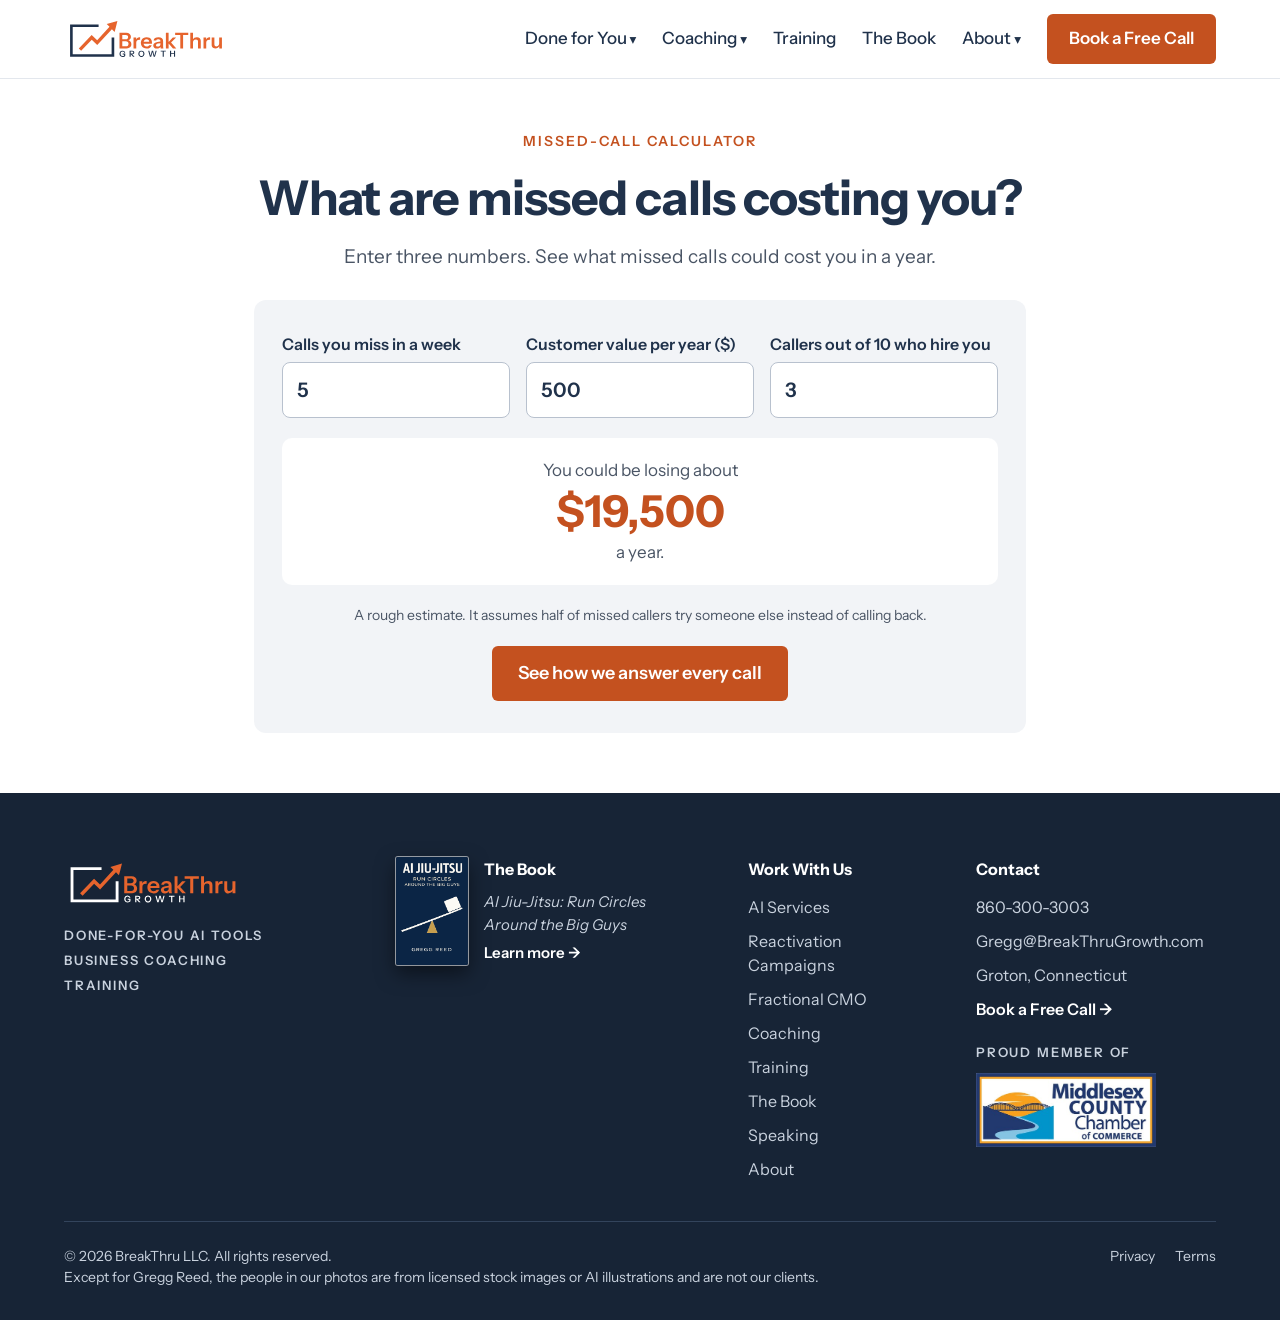
<file: missed-calls/index.html>
<!doctype html>
<html lang="en">
<head>
<meta charset="utf-8">
<meta name="viewport" content="width=device-width, initial-scale=1">
<title>What Are Missed Calls Costing You? | BreakThru Growth</title>
<meta name="description" content="Enter three numbers and see what missed calls could cost your small business in a year. A free, simple calculator.">
<link rel="canonical" href="https://breakthrugrowth.com/missed-calls/">
<meta property="og:type" content="website">
<meta property="og:site_name" content="BreakThru Growth">
<meta property="og:title" content="What Are Missed Calls Costing You? | BreakThru Growth">
<meta property="og:description" content="Enter three numbers and see what missed calls could cost your small business in a year. A free, simple calculator.">
<meta property="og:url" content="https://breakthrugrowth.com/missed-calls/">
<meta property="og:image" content="https://breakthrugrowth.com/assets/img/gregg-portrait.jpg">
<meta name="twitter:card" content="summary_large_image">
<link rel="icon" href="/favicon.svg?v=3" type="image/svg+xml">
<link rel="icon" href="/favicon-32x32.png?v=3" sizes="32x32" type="image/png">
<link rel="icon" href="/favicon.ico?v=3" sizes="any">
<link rel="apple-touch-icon" href="/apple-touch-icon.png?v=3">
<link rel="manifest" href="/site.webmanifest?v=3">
<meta name="theme-color" content="#20324B">
<link rel="preconnect" href="https://fonts.googleapis.com">
<link rel="preconnect" href="https://fonts.gstatic.com" crossorigin>
<link href="https://fonts.googleapis.com/css2?family=Instrument+Sans:wght@400;500;600;700&amp;display=swap" rel="stylesheet">
<link rel="stylesheet" href="/assets/css/site.css?v=20261113">
</head>
<body>
<div class="page">
<a class="skip" href="#main">Skip to content</a>
<header class="site-header">
<div class="wrap">
<a class="brand" href="/"><img src="/assets/img/logo-color.svg" alt="BreakThru Growth" width="166" height="48"></a>
<input type="checkbox" id="menu" class="menu-toggle" aria-label="Show menu">
<label for="menu" class="menu-btn">Menu</label>
<nav class="nav" aria-label="Main">
<div class="dd"><a href="/ai-services/">Done for You</a>
<div class="dd-menu"><a href="/ai-services/">AI Services</a><a href="/reactivation/">Reactivation Campaigns</a><a href="/fractional/">Fractional CMO</a></div></div>
<div class="dd"><a href="/coaching/">Coaching</a>
<div class="dd-menu"><a href="/coaching/#focus">Focus Programs</a><a href="/coaching/#growth">Growth Coaching</a></div></div>
<a href="/training/">Training</a>
<a href="/book/">The Book</a>
<div class="dd"><a href="/about/">About</a>
<div class="dd-menu"><a href="/about/">About Gregg</a><a href="/speaking/">Speaking</a></div></div>
<a class="btn" href="/start/">Book a Free Call</a>
</nav>
</div>
</header>
<main id="main">
<section style="background: #FFFFFF">
<div style="max-width: 820px; margin: 0 auto; padding: 52px 24px 60px; display: flex; flex-direction: column; gap: 20px; text-align: center">
<p style="margin: 0; font-size: 14px; font-weight: 600; letter-spacing: 0.14em; color: #C4511F">MISSED-CALL CALCULATOR</p>
<h1 style="margin: 0; font-size: 48px; line-height: 1.08; color: #20324B; letter-spacing: -0.02em">What are missed calls costing you?</h1>
<p style="margin: 0 0 8px; font-size: 19px; color: #4A5565">Enter three numbers. See what missed calls could cost you in a year.</p>
<div id="mc-calc" style="background: #F2F4F7; border-radius: 12px; padding: 32px 28px; display: flex; flex-direction: column; gap: 20px">
<div style="display: grid; grid-template-columns: repeat(auto-fit, minmax(200px, 1fr)); gap: 16px">
<label style="display: flex; flex-direction: column; gap: 6px; font-size: 16px; font-weight: 600; color: #20324B; text-align: left">Calls you miss in a week<input id="mc-missed" type="number" inputmode="numeric" min="0" max="1000" value="5" style="font: inherit; font-size: 20px; font-weight: 600; color: #20324B; padding: 12px 14px; border: 1px solid #B8C1CE; border-radius: 8px; width: 100%; box-sizing: border-box; background: #FFFFFF"></label>
<label style="display: flex; flex-direction: column; gap: 6px; font-size: 16px; font-weight: 600; color: #20324B; text-align: left">Customer value per year ($)<input id="mc-value" type="number" inputmode="numeric" min="0" step="50" value="500" style="font: inherit; font-size: 20px; font-weight: 600; color: #20324B; padding: 12px 14px; border: 1px solid #B8C1CE; border-radius: 8px; width: 100%; box-sizing: border-box; background: #FFFFFF"></label>
<label style="display: flex; flex-direction: column; gap: 6px; font-size: 16px; font-weight: 600; color: #20324B; text-align: left">Callers out of 10 who hire you<input id="mc-hire" type="number" inputmode="numeric" min="0" max="10" value="3" style="font: inherit; font-size: 20px; font-weight: 600; color: #20324B; padding: 12px 14px; border: 1px solid #B8C1CE; border-radius: 8px; width: 100%; box-sizing: border-box; background: #FFFFFF"></label>
</div>
<div style="background: #FFFFFF; border-radius: 10px; padding: 20px; display: flex; flex-direction: column; gap: 4px; align-items: center">
<p style="margin: 0; font-size: 17px; color: #4A5565">You could be losing about</p>
<p style="margin: 0; font-size: 44px; line-height: 1.1; font-weight: 700; color: #C4511F"><span id="mc-result" aria-live="polite">$19,500</span></p>
<p style="margin: 0; font-size: 17px; color: #4A5565">a year.</p>
</div>
<p style="margin: 0; font-size: 14px; color: #4A5565">A rough estimate. It assumes half of missed callers try someone else instead of calling back.</p>
<div><a href="/ai-services/#voice" style="display: inline-block; background: #C4511F; color: #FFFFFF; text-decoration: none; font-weight: 600; font-size: 18px; padding: 14px 26px; border-radius: 6px">See how we answer every call</a></div>
</div>
</div>
</section>
</main>
<footer class="site-footer">
<div class="wrap">
<div class="cols">
<div class="col" style="flex: 1 1 260px; min-width: 0; gap: 14px">
<img src="/assets/img/logo-reverse.svg" alt="BreakThru Growth" width="180" height="52" style="height: 52px; width: auto; align-self: flex-start">
<p style="margin: 0; font-size: 13px; font-weight: 600; letter-spacing: 0.14em; line-height: 1.9">DONE-FOR-YOU AI TOOLS<br>BUSINESS COACHING<br>TRAINING</p>
</div>
<div class="col" style="flex: 1 1 280px; min-width: 0; flex-direction: row; gap: 16px; align-items: flex-start">
<a href="/book/" style="flex: none; display: block; line-height: 0"><img src="/assets/img/ajj-cover.png" alt="About the book AI Jiu-Jitsu" width="72" height="108" loading="lazy" style="width: 72px; height: auto; flex: none"></a>
<div style="display: flex; flex-direction: column; gap: 6px; font-size: 15px">
<h2>The Book</h2>
<p style="margin: 0"><i>AI Jiu-Jitsu: Run Circles Around the Big Guys</i></p>
<a href="/book/" style="color: #FFFFFF; font-weight: 600">Learn more →</a>
</div>
</div>
<div class="col" style="flex: 0 1 180px">
<h2>Work With Us</h2>
<a href="/ai-services/">AI Services</a>
<a href="/reactivation/">Reactivation Campaigns</a>
<a href="/fractional/">Fractional CMO</a>
<a href="/coaching/">Coaching</a>
<a href="/training/">Training</a>
<a href="/book/">The Book</a>
<a href="/speaking/">Speaking</a>
<a href="/about/">About</a>
</div>
<div class="col" style="flex: 0 1 240px">
<h2>Contact</h2>
<a href="tel:+18603003003">860-300-3003</a>
<a href="/start/" data-e="moc.htworGurhTkaerB@ggerG">Gregg at BreakThruGrowth dot com</a>
<span>Groton, Connecticut</span>
<a href="/start/" style="color: #FFFFFF; font-weight: 600">Book a Free Call →</a>
<span style="margin-top: 12px; font-size: 13px; font-weight: 600; letter-spacing: 0.14em">PROUD MEMBER OF</span>
<a href="https://business.middlesexchamber.com/list/member/breakthru-llc-24766" target="_blank" rel="noopener" style="display: block; width: 180px"><img src="/assets/img/middlesex-chamber.jpg" alt="Middlesex County Chamber of Commerce" width="180" height="74" loading="lazy" style="display: block; width: 180px; height: auto"></a>
</div>
</div>
<div class="legal">
<span>© 2026 BreakThru LLC. All rights reserved.<br>Except for Gregg Reed, the people in our photos are from licensed stock images or AI illustrations and are not our clients.</span>
<div style="display: flex; flex-wrap: wrap; gap: 20px">
<a href="/privacy/">Privacy</a>
<a href="/terms/">Terms</a>
<!-- Student Login: uncomment when classes launch, and add the GHL course portal URL.
<a href="https://REPLACE-WITH-GHL-PORTAL" target="_blank" rel="noopener">Student Login</a> -->
</div>
</div>
</div>
</footer>
</div>
<script src="/assets/js/email.js" defer></script>
<script src="/assets/js/missed-calls.js" defer></script>
</body>
</html>
</file>
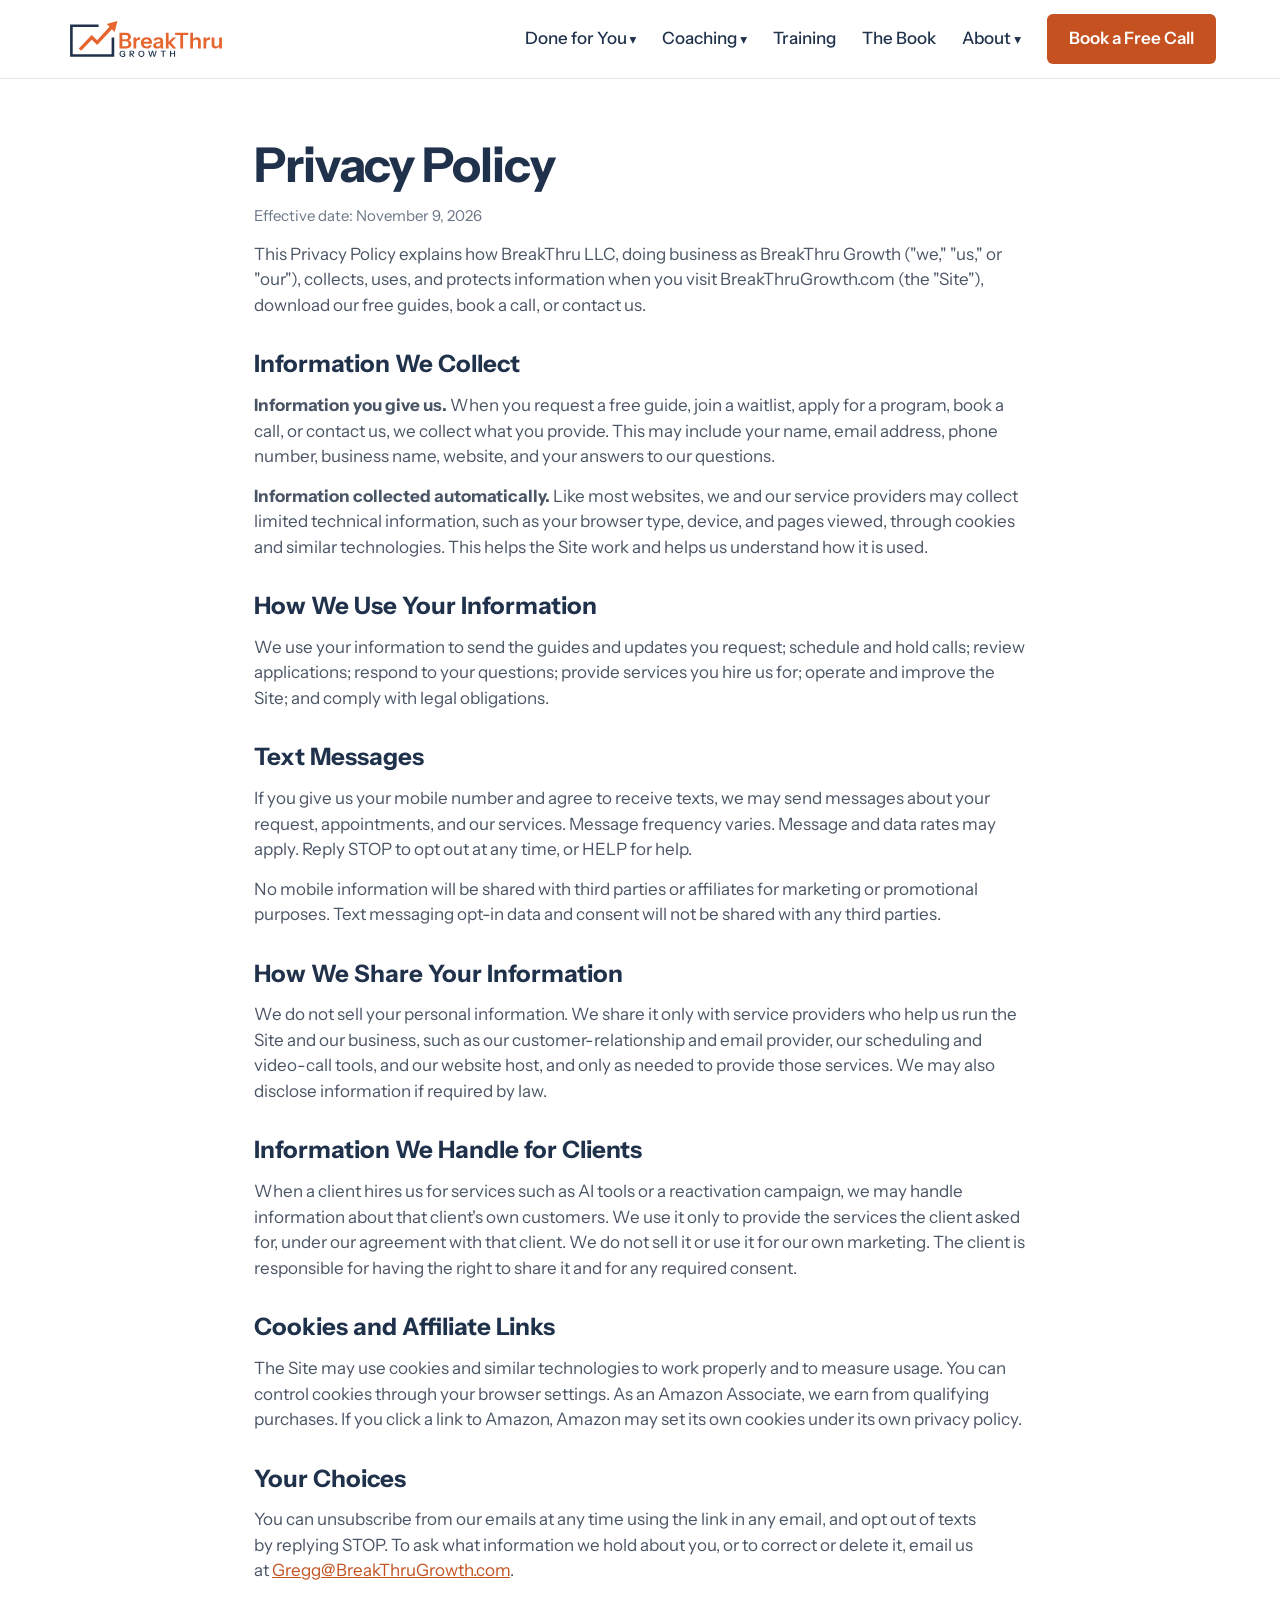
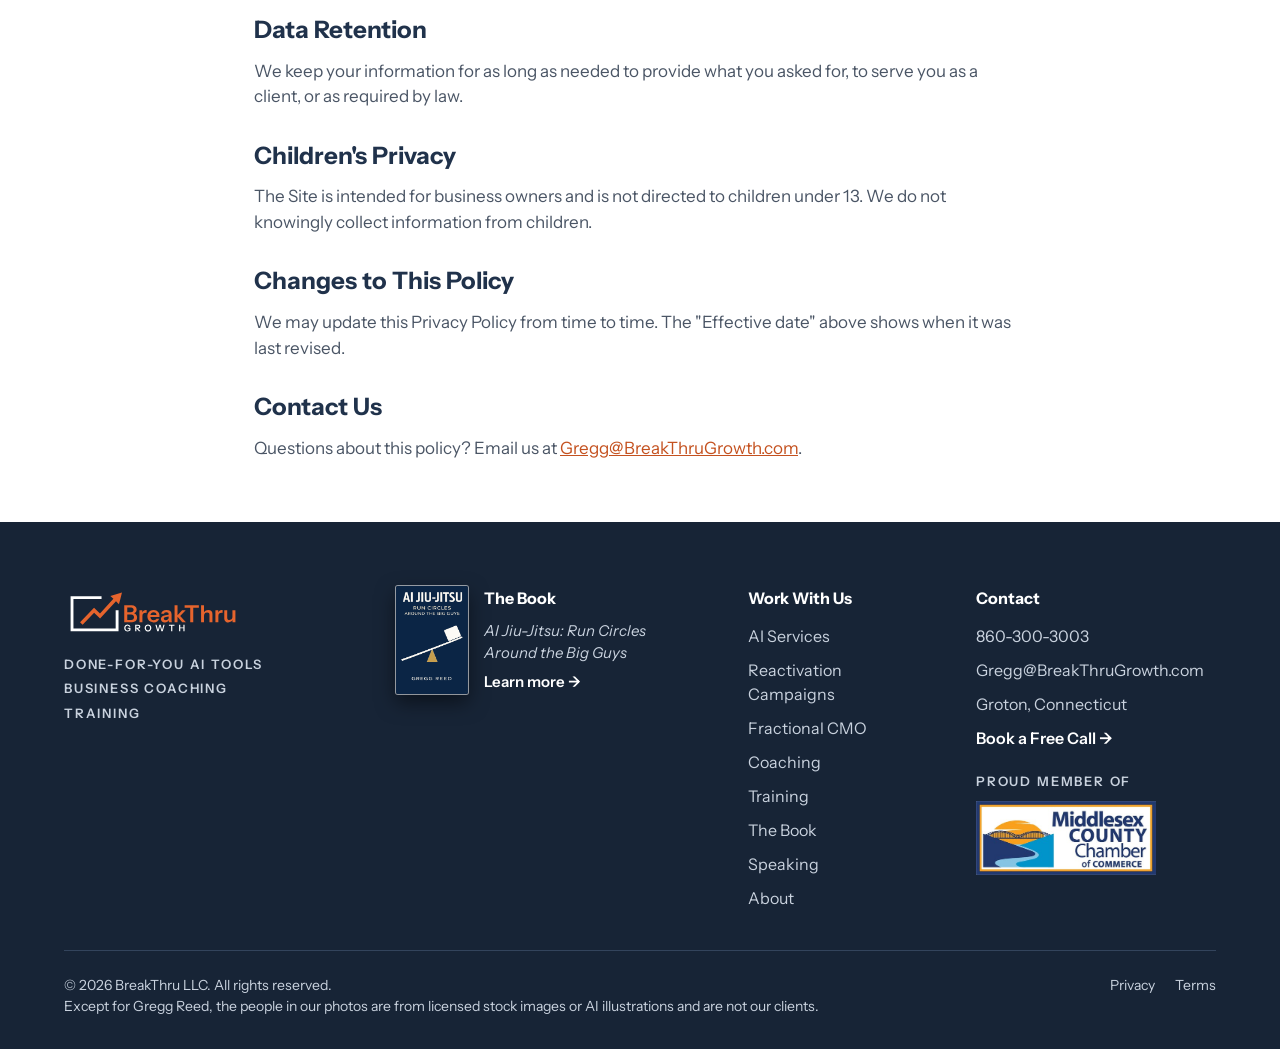
<file: privacy/index.html>
<!doctype html>
<html lang="en">
<head>
<meta charset="utf-8">
<meta name="viewport" content="width=device-width, initial-scale=1">
<title>Privacy Policy | BreakThru Growth</title>
<meta name="description" content="How BreakThru Growth collects, uses, and protects your information.">
<meta name="robots" content="noindex">
<link rel="canonical" href="https://breakthrugrowth.com/privacy/">
<meta property="og:type" content="website">
<meta property="og:site_name" content="BreakThru Growth">
<meta property="og:title" content="Privacy Policy | BreakThru Growth">
<meta property="og:description" content="How BreakThru Growth collects, uses, and protects your information.">
<meta property="og:url" content="https://breakthrugrowth.com/privacy/">
<meta property="og:image" content="https://breakthrugrowth.com/assets/img/gregg-portrait.jpg">
<meta name="twitter:card" content="summary_large_image">
<link rel="icon" href="/favicon.svg?v=3" type="image/svg+xml">
<link rel="icon" href="/favicon-32x32.png?v=3" sizes="32x32" type="image/png">
<link rel="icon" href="/favicon.ico?v=3" sizes="any">
<link rel="apple-touch-icon" href="/apple-touch-icon.png?v=3">
<link rel="manifest" href="/site.webmanifest?v=3">
<meta name="theme-color" content="#20324B">
<link rel="preconnect" href="https://fonts.googleapis.com">
<link rel="preconnect" href="https://fonts.gstatic.com" crossorigin>
<link href="https://fonts.googleapis.com/css2?family=Instrument+Sans:wght@400;500;600;700&amp;display=swap" rel="stylesheet">
<link rel="stylesheet" href="/assets/css/site.css?v=20261113">
</head>
<body>
<div class="page">
<a class="skip" href="#main">Skip to content</a>
<header class="site-header">
<div class="wrap">
<a class="brand" href="/"><img src="/assets/img/logo-color.svg" alt="BreakThru Growth" width="166" height="48"></a>
<input type="checkbox" id="menu" class="menu-toggle" aria-label="Show menu">
<label for="menu" class="menu-btn">Menu</label>
<nav class="nav" aria-label="Main">
<div class="dd"><a href="/ai-services/">Done for You</a>
<div class="dd-menu"><a href="/ai-services/">AI Services</a><a href="/reactivation/">Reactivation Campaigns</a><a href="/fractional/">Fractional CMO</a></div></div>
<div class="dd"><a href="/coaching/">Coaching</a>
<div class="dd-menu"><a href="/coaching/#focus">Focus Programs</a><a href="/coaching/#growth">Growth Coaching</a></div></div>
<a href="/training/">Training</a>
<a href="/book/">The Book</a>
<div class="dd"><a href="/about/">About</a>
<div class="dd-menu"><a href="/about/">About Gregg</a><a href="/speaking/">Speaking</a></div></div>
<a class="btn" href="/start/">Book a Free Call</a>
</nav>
</div>
</header>
<main id="main">
<section style="background: #FFFFFF">
<div style="max-width: 820px; margin: 0 auto; padding: 60px 24px; display: flex; flex-direction: column; gap: 14px">
<h1 style="margin: 0; font-size: 48px; line-height: 1.1; color: #20324B; letter-spacing: -0.02em">Privacy Policy</h1>
<p style="margin: 0; font-size: 15px; color: #6B7686">Effective date: November 9, 2026</p>
<p style="margin: 0; font-size: 17px; color: #4A5565">This Privacy Policy explains how BreakThru LLC, doing business as BreakThru Growth ("we," "us," or "our"), collects, uses, and protects information when you visit BreakThruGrowth.com (the "Site"), download our free guides, book a call, or contact us.</p>
<h2 style="margin: 18px 0 0; font-size: 24px; line-height: 1.2; color: #20324B">Information We Collect</h2>
<p style="margin: 0; font-size: 17px; color: #4A5565"><b>Information you give us.</b> When you request a free guide, join a waitlist, apply for a program, book a call, or contact us, we collect what you provide. This may include your name, email address, phone number, business name, website, and your answers to our questions.</p>
<p style="margin: 0; font-size: 17px; color: #4A5565"><b>Information collected automatically.</b> Like most websites, we and our service providers may collect limited technical information, such as your browser type, device, and pages viewed, through cookies and similar technologies. This helps the Site work and helps us understand how it is used.</p>
<h2 style="margin: 18px 0 0; font-size: 24px; line-height: 1.2; color: #20324B">How We Use Your Information</h2>
<p style="margin: 0; font-size: 17px; color: #4A5565">We use your information to send the guides and updates you request; schedule and hold calls; review applications; respond to your questions; provide services you hire us for; operate and improve the Site; and comply with legal obligations.</p>
<h2 style="margin: 18px 0 0; font-size: 24px; line-height: 1.2; color: #20324B">Text Messages</h2>
<p style="margin: 0; font-size: 17px; color: #4A5565">If you give us your mobile number and agree to receive texts, we may send messages about your request, appointments, and our services. Message frequency varies. Message and data rates may apply. Reply STOP to opt out at any time, or HELP for help.</p>
<p style="margin: 0; font-size: 17px; color: #4A5565">No mobile information will be shared with third parties or affiliates for marketing or promotional purposes. Text messaging opt-in data and consent will not be shared with any third parties.</p>
<h2 style="margin: 18px 0 0; font-size: 24px; line-height: 1.2; color: #20324B">How We Share Your Information</h2>
<p style="margin: 0; font-size: 17px; color: #4A5565">We do not sell your personal information. We share it only with service providers who help us run the Site and our business, such as our customer-relationship and email provider, our scheduling and video-call tools, and our website host, and only as needed to provide those services. We may also disclose information if required by law.</p>
<h2 style="margin: 18px 0 0; font-size: 24px; line-height: 1.2; color: #20324B">Information We Handle for Clients</h2>
<p style="margin: 0; font-size: 17px; color: #4A5565">When a client hires us for services such as AI tools or a reactivation campaign, we may handle information about that client's own customers. We use it only to provide the services the client asked for, under our agreement with that client. We do not sell it or use it for our own marketing. The client is responsible for having the right to share it and for any required consent.</p>
<h2 style="margin: 18px 0 0; font-size: 24px; line-height: 1.2; color: #20324B">Cookies and Affiliate Links</h2>
<p style="margin: 0; font-size: 17px; color: #4A5565">The Site may use cookies and similar technologies to work properly and to measure usage. You can control cookies through your browser settings. As an Amazon Associate, we earn from qualifying purchases. If you click a link to Amazon, Amazon may set its own cookies under its own privacy policy.</p>
<h2 style="margin: 18px 0 0; font-size: 24px; line-height: 1.2; color: #20324B">Your Choices</h2>
<p style="margin: 0; font-size: 17px; color: #4A5565">You can unsubscribe from our emails at any time using the link in any email, and opt out of texts by replying STOP. To ask what information we hold about you, or to correct or delete it, email us at <a href="/start/" data-e="moc.htworGurhTkaerB@ggerG">Gregg at BreakThruGrowth dot com</a>.</p>
<h2 style="margin: 18px 0 0; font-size: 24px; line-height: 1.2; color: #20324B">Data Retention</h2>
<p style="margin: 0; font-size: 17px; color: #4A5565">We keep your information for as long as needed to provide what you asked for, to serve you as a client, or as required by law.</p>
<h2 style="margin: 18px 0 0; font-size: 24px; line-height: 1.2; color: #20324B">Children&#x27;s Privacy</h2>
<p style="margin: 0; font-size: 17px; color: #4A5565">The Site is intended for business owners and is not directed to children under 13. We do not knowingly collect information from children.</p>
<h2 style="margin: 18px 0 0; font-size: 24px; line-height: 1.2; color: #20324B">Changes to This Policy</h2>
<p style="margin: 0; font-size: 17px; color: #4A5565">We may update this Privacy Policy from time to time. The "Effective date" above shows when it was last revised.</p>
<h2 style="margin: 18px 0 0; font-size: 24px; line-height: 1.2; color: #20324B">Contact Us</h2>
<p style="margin: 0; font-size: 17px; color: #4A5565">Questions about this policy? Email us at <a href="/start/" data-e="moc.htworGurhTkaerB@ggerG">Gregg at BreakThruGrowth dot com</a>.</p>
</div>
</section>
</main>
<footer class="site-footer">
<div class="wrap">
<div class="cols">
<div class="col" style="flex: 1 1 260px; min-width: 0; gap: 14px">
<img src="/assets/img/logo-reverse.svg" alt="BreakThru Growth" width="180" height="52" style="height: 52px; width: auto; align-self: flex-start">
<p style="margin: 0; font-size: 13px; font-weight: 600; letter-spacing: 0.14em; line-height: 1.9">DONE-FOR-YOU AI TOOLS<br>BUSINESS COACHING<br>TRAINING</p>
</div>
<div class="col" style="flex: 1 1 280px; min-width: 0; flex-direction: row; gap: 16px; align-items: flex-start">
<a href="/book/" style="flex: none; display: block; line-height: 0"><img src="/assets/img/ajj-cover.png" alt="About the book AI Jiu-Jitsu" width="72" height="108" loading="lazy" style="width: 72px; height: auto; flex: none"></a>
<div style="display: flex; flex-direction: column; gap: 6px; font-size: 15px">
<h2>The Book</h2>
<p style="margin: 0"><i>AI Jiu-Jitsu: Run Circles Around the Big Guys</i></p>
<a href="/book/" style="color: #FFFFFF; font-weight: 600">Learn more →</a>
</div>
</div>
<div class="col" style="flex: 0 1 180px">
<h2>Work With Us</h2>
<a href="/ai-services/">AI Services</a>
<a href="/reactivation/">Reactivation Campaigns</a>
<a href="/fractional/">Fractional CMO</a>
<a href="/coaching/">Coaching</a>
<a href="/training/">Training</a>
<a href="/book/">The Book</a>
<a href="/speaking/">Speaking</a>
<a href="/about/">About</a>
</div>
<div class="col" style="flex: 0 1 240px">
<h2>Contact</h2>
<a href="tel:+18603003003">860-300-3003</a>
<a href="/start/" data-e="moc.htworGurhTkaerB@ggerG">Gregg at BreakThruGrowth dot com</a>
<span>Groton, Connecticut</span>
<a href="/start/" style="color: #FFFFFF; font-weight: 600">Book a Free Call →</a>
<span style="margin-top: 12px; font-size: 13px; font-weight: 600; letter-spacing: 0.14em">PROUD MEMBER OF</span>
<a href="https://business.middlesexchamber.com/list/member/breakthru-llc-24766" target="_blank" rel="noopener" style="display: block; width: 180px"><img src="/assets/img/middlesex-chamber.jpg" alt="Middlesex County Chamber of Commerce" width="180" height="74" loading="lazy" style="display: block; width: 180px; height: auto"></a>
</div>
</div>
<div class="legal">
<span>© 2026 BreakThru LLC. All rights reserved.<br>Except for Gregg Reed, the people in our photos are from licensed stock images or AI illustrations and are not our clients.</span>
<div style="display: flex; flex-wrap: wrap; gap: 20px">
<a href="/privacy/">Privacy</a>
<a href="/terms/">Terms</a>
<!-- Student Login: uncomment when classes launch, and add the GHL course portal URL.
<a href="https://REPLACE-WITH-GHL-PORTAL" target="_blank" rel="noopener">Student Login</a> -->
</div>
</div>
</div>
</footer>
</div>
<script src="/assets/js/email.js" defer></script>
</body>
</html>
</file>
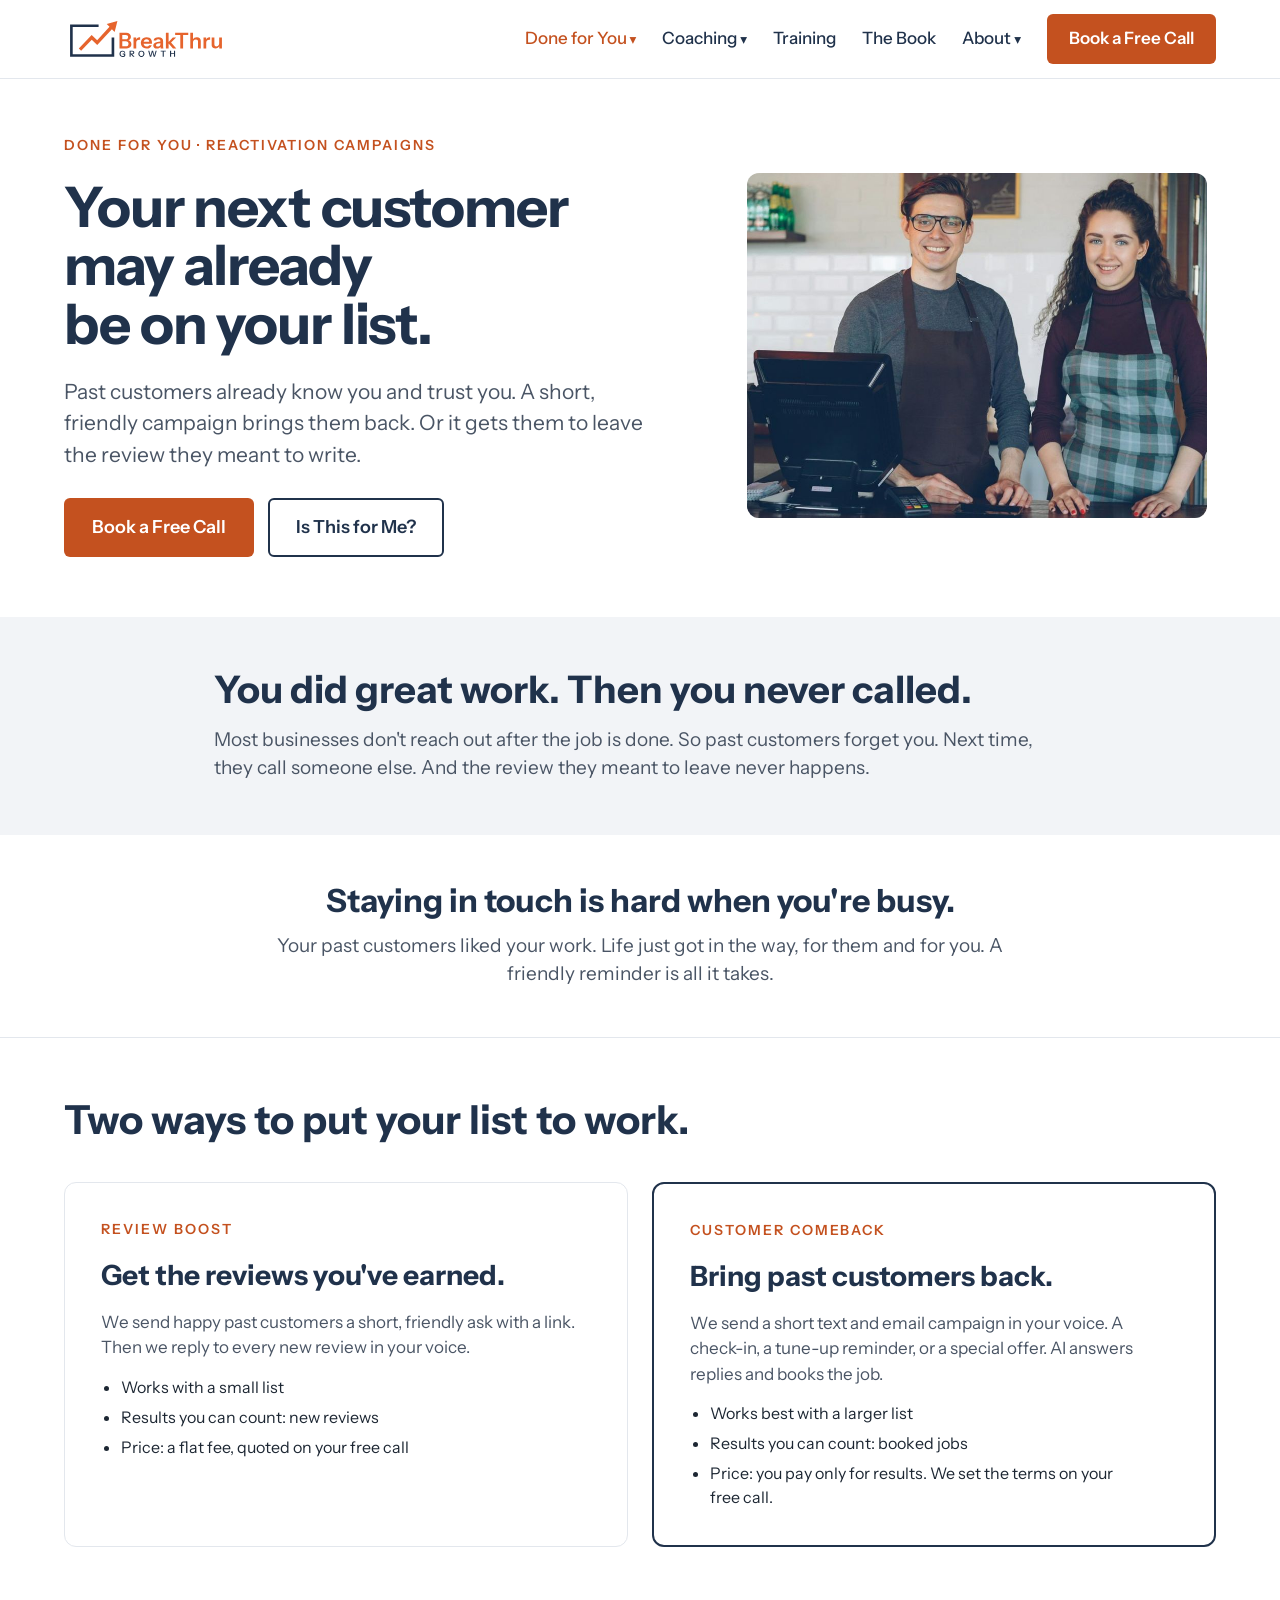
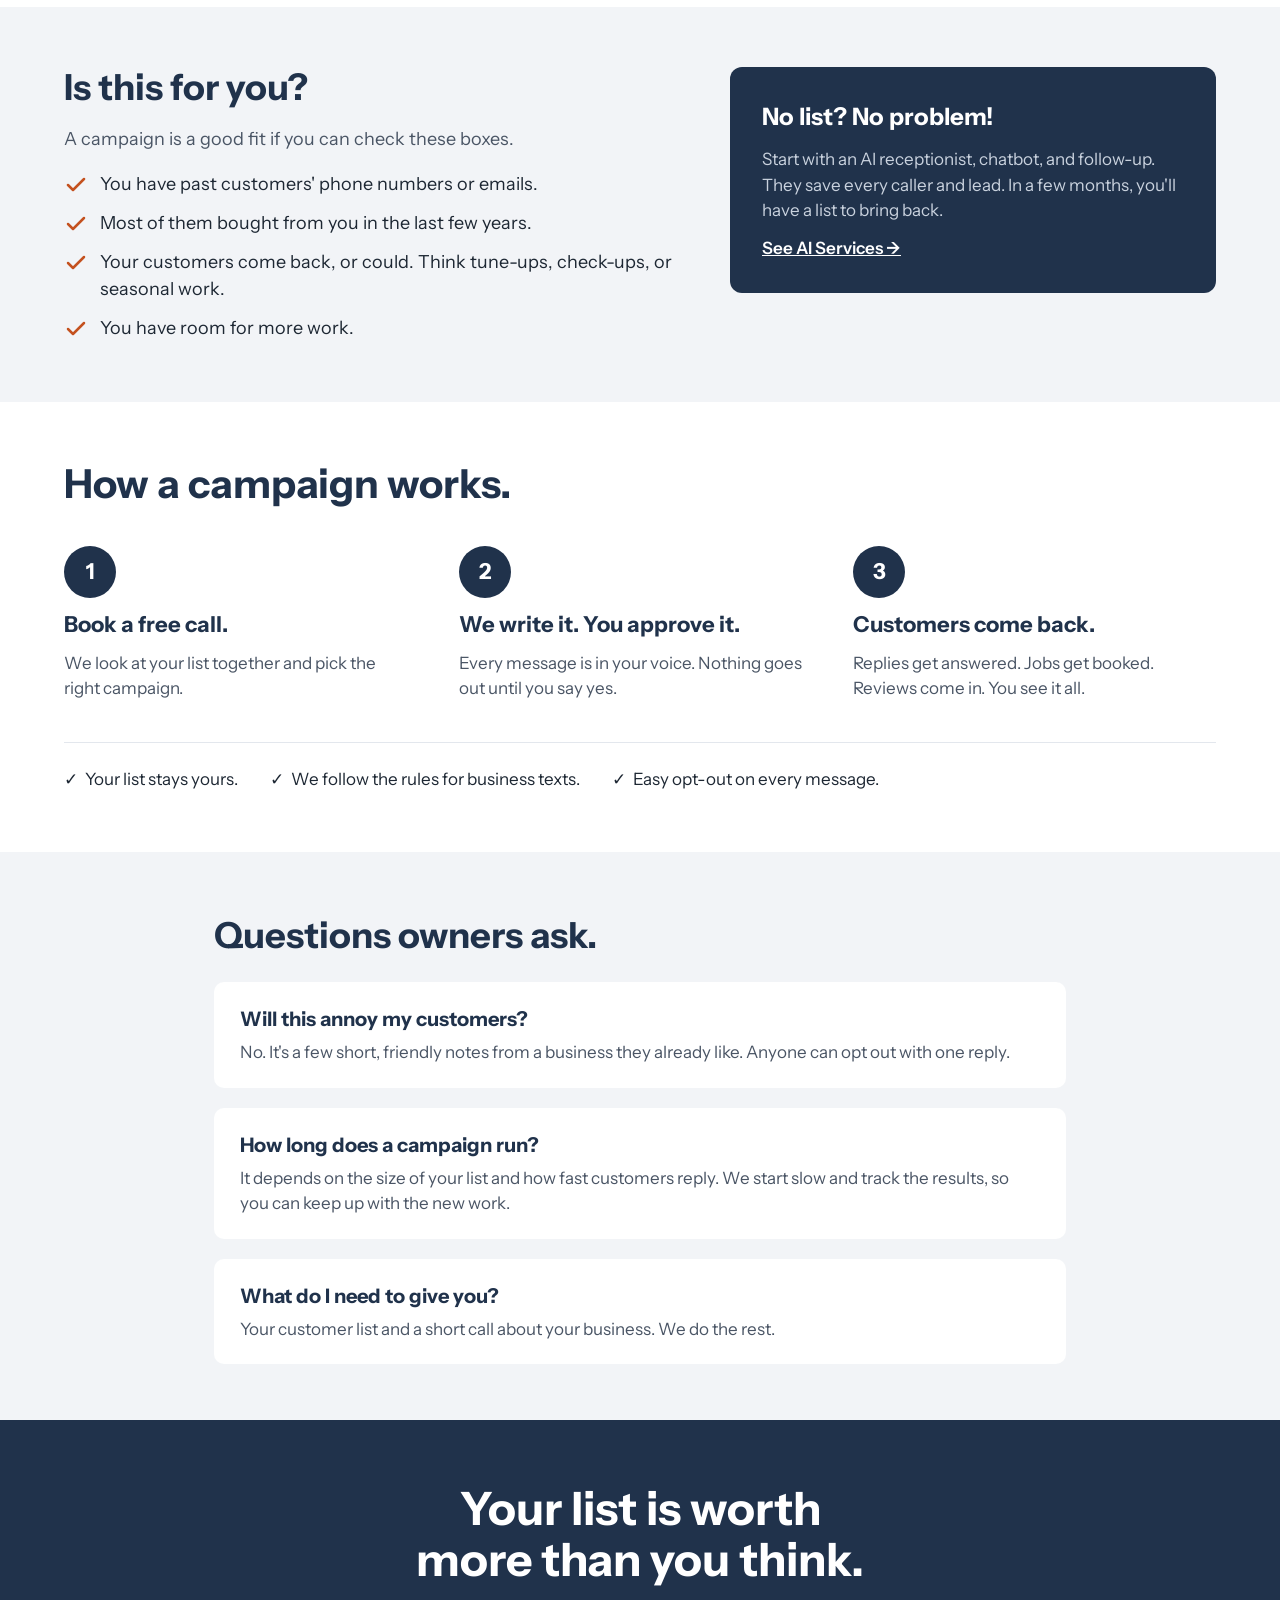
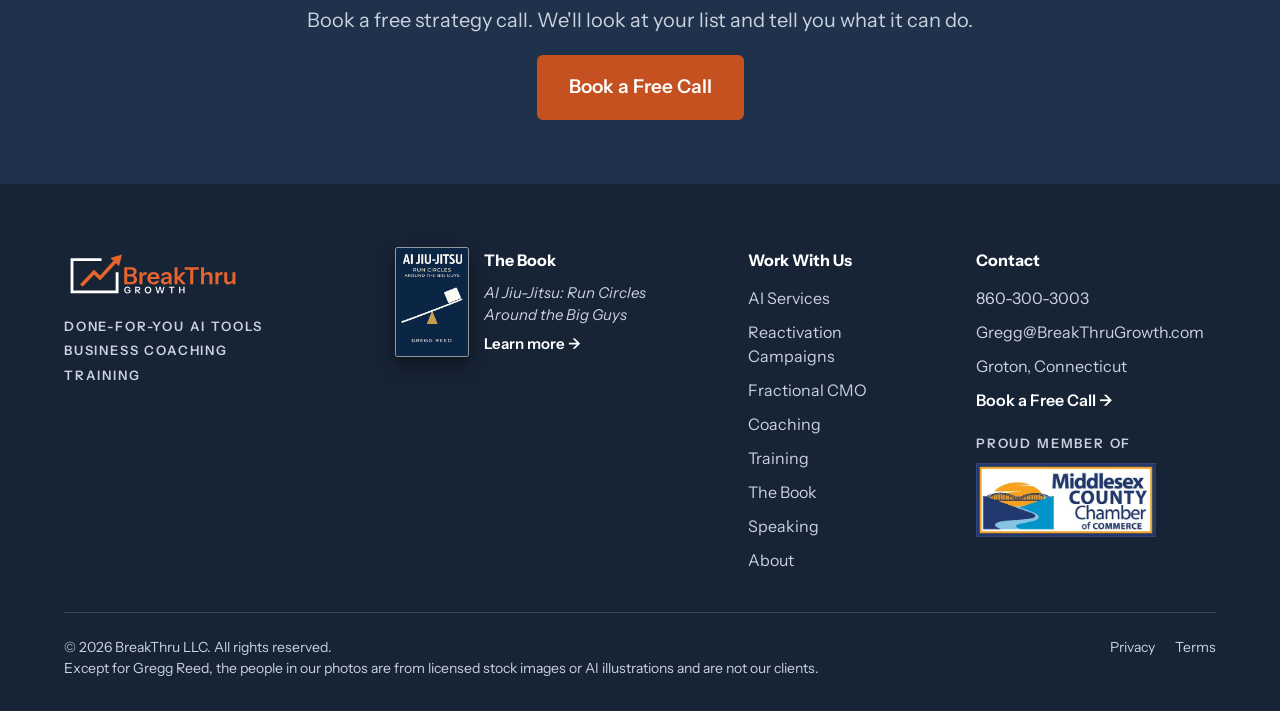
<file: reactivation/index.html>
<!doctype html>
<html lang="en">
<head>
<meta charset="utf-8">
<meta name="viewport" content="width=device-width, initial-scale=1">
<title>Reactivation Campaigns | BreakThru Growth</title>
<meta name="description" content="Bring past customers back and earn the reviews you deserve with short, friendly campaigns in your voice.">
<link rel="canonical" href="https://breakthrugrowth.com/reactivation/">
<meta property="og:type" content="website">
<meta property="og:site_name" content="BreakThru Growth">
<meta property="og:title" content="Reactivation Campaigns | BreakThru Growth">
<meta property="og:description" content="Bring past customers back and earn the reviews you deserve with short, friendly campaigns in your voice.">
<meta property="og:url" content="https://breakthrugrowth.com/reactivation/">
<meta property="og:image" content="https://breakthrugrowth.com/assets/img/reactivation-shop-owners.jpg">
<meta name="twitter:card" content="summary_large_image">
<link rel="icon" href="/favicon.svg?v=3" type="image/svg+xml">
<link rel="icon" href="/favicon-32x32.png?v=3" sizes="32x32" type="image/png">
<link rel="icon" href="/favicon.ico?v=3" sizes="any">
<link rel="apple-touch-icon" href="/apple-touch-icon.png?v=3">
<link rel="manifest" href="/site.webmanifest?v=3">
<meta name="theme-color" content="#20324B">
<link rel="preconnect" href="https://fonts.googleapis.com">
<link rel="preconnect" href="https://fonts.gstatic.com" crossorigin>
<link href="https://fonts.googleapis.com/css2?family=Instrument+Sans:wght@400;500;600;700&amp;display=swap" rel="stylesheet">
<link rel="stylesheet" href="/assets/css/site.css?v=20261113">
</head>
<body>
<div class="page">

<a class="skip" href="#main">Skip to content</a>
<header class="site-header">
<div class="wrap">
<a class="brand" href="/"><img src="/assets/img/logo-color.svg" alt="BreakThru Growth" width="166" height="48"></a>
<input type="checkbox" id="menu" class="menu-toggle" aria-label="Show menu">
<label for="menu" class="menu-btn">Menu</label>
<nav class="nav" aria-label="Main">
<div class="dd"><a href="/ai-services/" aria-current="page">Done for You</a>
<div class="dd-menu"><a href="/ai-services/">AI Services</a><a href="/reactivation/">Reactivation Campaigns</a><a href="/fractional/">Fractional CMO</a></div></div>
<div class="dd"><a href="/coaching/">Coaching</a>
<div class="dd-menu"><a href="/coaching/#focus">Focus Programs</a><a href="/coaching/#growth">Growth Coaching</a></div></div>
<a href="/training/">Training</a>
<a href="/book/">The Book</a>
<div class="dd"><a href="/about/">About</a>
<div class="dd-menu"><a href="/about/">About Gregg</a><a href="/speaking/">Speaking</a></div></div>
<a class="btn" href="/start/">Book a Free Call</a>
</nav>
</div>
</header>
<main id="main">

<section style="background: #FFFFFF">
<div style="max-width: 1200px; margin: 0 auto; padding: 56px 24px 60px; display: flex; flex-wrap: wrap; align-items: center; gap: 56px">
<div style="flex: 1 1 520px; min-width: 0; display: flex; flex-direction: column; gap: 22px">
<p style="margin: 0; font-size: 14px; font-weight: 600; letter-spacing: 0.14em; color: #C4511F">DONE FOR YOU · REACTIVATION CAMPAIGNS</p>
<h1 style="margin: 0; font-size: 56px; line-height: 1.05; font-weight: 700; color: #20324B; letter-spacing: -0.02em">Your next customer may already be on your list.</h1>
<p style="margin: 0; font-size: 21px; color: #4A5565; max-width: 580px">Past customers already know you and trust you. A short, friendly campaign brings them back. Or it gets them to leave the review they meant to write.</p>
<div style="display: flex; flex-wrap: wrap; gap: 14px; margin-top: 6px">
<a href="/start/" style="background: #C4511F; color: #FFFFFF; text-decoration: none; font-weight: 600; font-size: 18px; padding: 16px 28px; border-radius: 6px">Book a Free Call</a>
<a href="#fit" style="border: 2px solid #20324B; color: #20324B; text-decoration: none; font-weight: 600; font-size: 18px; padding: 14px 26px; border-radius: 6px">Is This for Me?</a>
</div>
</div>
<div style="flex: 1 1 380px; min-width: 0; display: flex; justify-content: center">
<img src="/assets/img/reactivation-shop-owners.jpg" alt="Two shop owners smiling behind their counter" style="width: 100%; max-width: 460px; aspect-ratio: 4 / 3; object-fit: cover; border-radius: 12px; display: block">
</div>
</div>
</section>

<section style="background: #F2F4F7">
<div style="max-width: 900px; margin: 0 auto; padding: 52px 24px; display: flex; flex-direction: column; gap: 14px">
<h2 style="margin: 0; font-size: 38px; line-height: 1.12; color: #20324B">You did great work. Then you never called.</h2>
<p style="margin: 0; font-size: 19px; color: #4A5565">Most businesses don't reach out after the job is done. So past customers forget you. Next time, they call someone else. And the review they meant to leave never happens.</p>
</div>
</section>

<section style="background: #FFFFFF; border-bottom: 1px solid #E3E7ED">
<div style="max-width: 820px; margin: 0 auto; padding: 48px 24px; display: flex; flex-direction: column; gap: 12px; text-align: center">
<h2 style="margin: 0; font-size: 32px; line-height: 1.15; color: #20324B">Staying in touch is hard when you're busy.</h2>
<p style="margin: 0; font-size: 19px; color: #4A5565">Your past customers liked your work. Life just got in the way, for them and for you. A friendly reminder is all it takes.</p>
</div>
</section>

<section style="background: #FFFFFF">
<div style="max-width: 1200px; margin: 0 auto; padding: 60px 24px; display: flex; flex-direction: column; gap: 40px">
<h2 style="margin: 0; font-size: 40px; line-height: 1.1; color: #20324B">Two ways to put your list to work.</h2>
<div style="display: grid; grid-template-columns: repeat(auto-fit, minmax(320px, 1fr)); gap: 24px">
<div style="border: 1px solid #E3E7ED; border-radius: 12px; padding: 36px; display: flex; flex-direction: column; gap: 14px">
<p style="margin: 0; font-size: 14px; font-weight: 600; letter-spacing: 0.14em; color: #C4511F">REVIEW BOOST</p>
<h3 style="margin: 0; font-size: 28px; color: #20324B">Get the reviews you've earned.</h3>
<p style="margin: 0; font-size: 17px; color: #4A5565">We send happy past customers a short, friendly ask with a link. Then we reply to every new review in your voice.</p>
<ul style="margin: 0; padding-left: 20px; font-size: 16px; color: #1D2733; display: flex; flex-direction: column; gap: 6px">
<li>Works with a small list</li>
<li>Results you can count: new reviews</li>
<li>Price: a flat fee, quoted on your free call</li>
</ul>
</div>
<div style="border: 2px solid #20324B; border-radius: 12px; padding: 36px; display: flex; flex-direction: column; gap: 14px">
<p style="margin: 0; font-size: 14px; font-weight: 600; letter-spacing: 0.14em; color: #C4511F">CUSTOMER COMEBACK</p>
<h3 style="margin: 0; font-size: 28px; color: #20324B">Bring past customers back.</h3>
<p style="margin: 0; font-size: 17px; color: #4A5565">We send a short text and email campaign in your voice. A check-in, a tune-up reminder, or a special offer. AI answers replies and books the job.</p>
<ul style="margin: 0; padding-left: 20px; font-size: 16px; color: #1D2733; display: flex; flex-direction: column; gap: 6px">
<li>Works best with a larger list</li>
<li>Results you can count: booked jobs</li>
<li>Price: you pay only for results. We set the terms on your free call.</li>
</ul>
</div>
</div>
</div>
</section>

<section id="fit" style="background: #F2F4F7">
<div style="max-width: 1200px; margin: 0 auto; padding: 60px 24px; display: flex; flex-wrap: wrap; gap: 40px">
<div style="flex: 1 1 520px; min-width: 0; display: flex; flex-direction: column; gap: 18px">
<h2 style="margin: 0; font-size: 36px; line-height: 1.12; color: #20324B">Is this for you?</h2>
<p style="margin: 0; font-size: 18px; color: #4A5565">A campaign is a good fit if you can check these boxes.</p>
<div style="display: flex; flex-direction: column; gap: 12px">
<div style="display: flex; gap: 12px; align-items: flex-start"><svg aria-hidden="true" width="24" height="24" viewBox="0 0 24 24" fill="none" stroke="#C4511F" stroke-width="2.5" stroke-linecap="round" stroke-linejoin="round" style="flex: none; margin-top: 2px"><path d="M4 12l5 5L20 6"></path></svg><span style="font-size: 18px">You have past customers' phone numbers or emails.</span></div>
<div style="display: flex; gap: 12px; align-items: flex-start"><svg aria-hidden="true" width="24" height="24" viewBox="0 0 24 24" fill="none" stroke="#C4511F" stroke-width="2.5" stroke-linecap="round" stroke-linejoin="round" style="flex: none; margin-top: 2px"><path d="M4 12l5 5L20 6"></path></svg><span style="font-size: 18px">Most of them bought from you in the last few years.</span></div>
<div style="display: flex; gap: 12px; align-items: flex-start"><svg aria-hidden="true" width="24" height="24" viewBox="0 0 24 24" fill="none" stroke="#C4511F" stroke-width="2.5" stroke-linecap="round" stroke-linejoin="round" style="flex: none; margin-top: 2px"><path d="M4 12l5 5L20 6"></path></svg><span style="font-size: 18px">Your customers come back, or could. Think tune-ups, check-ups, or seasonal work.</span></div>
<div style="display: flex; gap: 12px; align-items: flex-start"><svg aria-hidden="true" width="24" height="24" viewBox="0 0 24 24" fill="none" stroke="#C4511F" stroke-width="2.5" stroke-linecap="round" stroke-linejoin="round" style="flex: none; margin-top: 2px"><path d="M4 12l5 5L20 6"></path></svg><span style="font-size: 18px">You have room for more work.</span></div>
</div>
</div>
<div style="flex: 1 1 380px; min-width: 0; background: #20324B; color: #FFFFFF; border-radius: 12px; padding: 32px; display: flex; flex-direction: column; gap: 12px; align-self: flex-start">
<h3 style="margin: 0; font-size: 24px">No list? No problem!</h3>
<p style="margin: 0; font-size: 17px; color: #C9D2DE">Start with an AI receptionist, chatbot, and follow-up. They save every caller and lead. In a few months, you'll have a list to bring back.</p>
<a href="/ai-services/" style="color: #FFFFFF; font-weight: 600; font-size: 17px">See AI Services →</a>
</div>
</div>
</section>

<section style="background: #FFFFFF">
<div style="max-width: 1200px; margin: 0 auto; padding: 60px 24px; display: flex; flex-direction: column; gap: 40px">
<h2 style="margin: 0; font-size: 40px; line-height: 1.1; color: #20324B">How a campaign works.</h2>
<div style="display: grid; grid-template-columns: repeat(auto-fit, minmax(260px, 1fr)); gap: 32px">
<div style="display: flex; flex-direction: column; gap: 10px"><div style="width: 52px; height: 52px; border-radius: 50%; background: #20324B; color: #FFFFFF; display: flex; align-items: center; justify-content: center; font-size: 22px; font-weight: 700">1</div><h3 style="margin: 0; font-size: 22px; color: #20324B">Book a free call.</h3><p style="margin: 0; font-size: 17px; color: #4A5565">We look at your list together and pick the right campaign.</p></div>
<div style="display: flex; flex-direction: column; gap: 10px"><div style="width: 52px; height: 52px; border-radius: 50%; background: #20324B; color: #FFFFFF; display: flex; align-items: center; justify-content: center; font-size: 22px; font-weight: 700">2</div><h3 style="margin: 0; font-size: 22px; color: #20324B">We write it. You approve it.</h3><p style="margin: 0; font-size: 17px; color: #4A5565">Every message is in your voice. Nothing goes out until you say yes.</p></div>
<div style="display: flex; flex-direction: column; gap: 10px"><div style="width: 52px; height: 52px; border-radius: 50%; background: #20324B; color: #FFFFFF; display: flex; align-items: center; justify-content: center; font-size: 22px; font-weight: 700">3</div><h3 style="margin: 0; font-size: 22px; color: #20324B">Customers come back.</h3><p style="margin: 0; font-size: 17px; color: #4A5565">Replies get answered. Jobs get booked. Reviews come in. You see it all.</p></div>
</div>
<div style="display: flex; flex-wrap: wrap; gap: 12px 32px; border-top: 1px solid #E3E7ED; padding-top: 24px; font-size: 17px">
<span style="display: flex; gap: 0.4em"><span aria-hidden="true" style="flex: none">✓</span><span>Your list stays yours.</span></span><span style="display: flex; gap: 0.4em"><span aria-hidden="true" style="flex: none">✓</span><span>We follow the rules for business texts.</span></span><span style="display: flex; gap: 0.4em"><span aria-hidden="true" style="flex: none">✓</span><span>Easy opt-out on every message.</span></span>
</div>
</div>
</section>

<section style="background: #F2F4F7">
<div style="max-width: 900px; margin: 0 auto; padding: 56px 24px; display: flex; flex-direction: column; gap: 20px">
<h2 style="margin: 0; font-size: 36px; color: #20324B">Questions owners ask.</h2>
<div style="background: #FFFFFF; border-radius: 10px; padding: 22px 26px"><h3 style="margin: 0 0 6px; font-size: 20px; color: #20324B">Will this annoy my customers?</h3><p style="margin: 0; font-size: 17px; color: #4A5565">No. It's a few short, friendly notes from a business they already like. Anyone can opt out with one reply.</p></div>
<div style="background: #FFFFFF; border-radius: 10px; padding: 22px 26px"><h3 style="margin: 0 0 6px; font-size: 20px; color: #20324B">How long does a campaign run?</h3><p style="margin: 0; font-size: 17px; color: #4A5565">It depends on the size of your list and how fast customers reply. We start slow and track the results, so you can keep up with the new work.</p></div>
<div style="background: #FFFFFF; border-radius: 10px; padding: 22px 26px"><h3 style="margin: 0 0 6px; font-size: 20px; color: #20324B">What do I need to give you?</h3><p style="margin: 0; font-size: 17px; color: #4A5565">Your customer list and a short call about your business. We do the rest.</p></div>
</div>
</section>

<section style="background: #20324B; color: #FFFFFF">
<div style="max-width: 820px; margin: 0 auto; padding: 64px 24px; display: flex; flex-direction: column; align-items: center; text-align: center; gap: 20px">
<h2 style="margin: 0; font-size: 46px; line-height: 1.1">Your list is worth more than you think.</h2>
<p style="margin: 0; font-size: 20px; color: #C9D2DE">Book a free strategy call. We'll look at your list and tell you what it can do.</p>
<a href="/start/" style="background: #C4511F; color: #FFFFFF; text-decoration: none; font-weight: 600; font-size: 19px; padding: 18px 32px; border-radius: 6px">Book a Free Call</a>
</div>
</section>
</main>
<footer class="site-footer">
<div class="wrap">
<div class="cols">
<div class="col" style="flex: 1 1 260px; min-width: 0; gap: 14px">
<img src="/assets/img/logo-reverse.svg" alt="BreakThru Growth" width="180" height="52" style="height: 52px; width: auto; align-self: flex-start">
<p style="margin: 0; font-size: 13px; font-weight: 600; letter-spacing: 0.14em; line-height: 1.9">DONE-FOR-YOU AI TOOLS<br>BUSINESS COACHING<br>TRAINING</p>
</div>
<div class="col" style="flex: 1 1 280px; min-width: 0; flex-direction: row; gap: 16px; align-items: flex-start">
<a href="/book/" style="flex: none; display: block; line-height: 0"><img src="/assets/img/ajj-cover.png" alt="About the book AI Jiu-Jitsu" width="72" height="108" loading="lazy" style="width: 72px; height: auto; flex: none"></a>
<div style="display: flex; flex-direction: column; gap: 6px; font-size: 15px">
<h2>The Book</h2>
<p style="margin: 0"><i>AI Jiu-Jitsu: Run Circles Around the Big Guys</i></p>
<a href="/book/" style="color: #FFFFFF; font-weight: 600">Learn more →</a>
</div>
</div>
<div class="col" style="flex: 0 1 180px">
<h2>Work With Us</h2>
<a href="/ai-services/">AI Services</a>
<a href="/reactivation/">Reactivation Campaigns</a>
<a href="/fractional/">Fractional CMO</a>
<a href="/coaching/">Coaching</a>
<a href="/training/">Training</a>
<a href="/book/">The Book</a>
<a href="/speaking/">Speaking</a>
<a href="/about/">About</a>
</div>
<div class="col" style="flex: 0 1 240px">
<h2>Contact</h2>
<a href="tel:+18603003003">860-300-3003</a>
<a href="/start/" data-e="moc.htworGurhTkaerB@ggerG">Gregg at BreakThruGrowth dot com</a>
<span>Groton, Connecticut</span>
<a href="/start/" style="color: #FFFFFF; font-weight: 600">Book a Free Call →</a>
<span style="margin-top: 12px; font-size: 13px; font-weight: 600; letter-spacing: 0.14em">PROUD MEMBER OF</span>
<a href="https://business.middlesexchamber.com/list/member/breakthru-llc-24766" target="_blank" rel="noopener" style="display: block; width: 180px"><img src="/assets/img/middlesex-chamber.jpg" alt="Middlesex County Chamber of Commerce" width="180" height="74" loading="lazy" style="display: block; width: 180px; height: auto"></a>
</div>
</div>
<div class="legal">
<span>© 2026 BreakThru LLC. All rights reserved.<br>Except for Gregg Reed, the people in our photos are from licensed stock images or AI illustrations and are not our clients.</span>
<div style="display: flex; flex-wrap: wrap; gap: 20px">
<a href="/privacy/">Privacy</a>
<a href="/terms/">Terms</a>
<!-- Student Login: uncomment when classes launch, and add the GHL course portal URL.
<a href="https://REPLACE-WITH-GHL-PORTAL" target="_blank" rel="noopener">Student Login</a> -->
</div>
</div>
</div>
</footer>
</div>
<script src="/assets/js/email.js" defer></script>
</body>
</html>
</file>
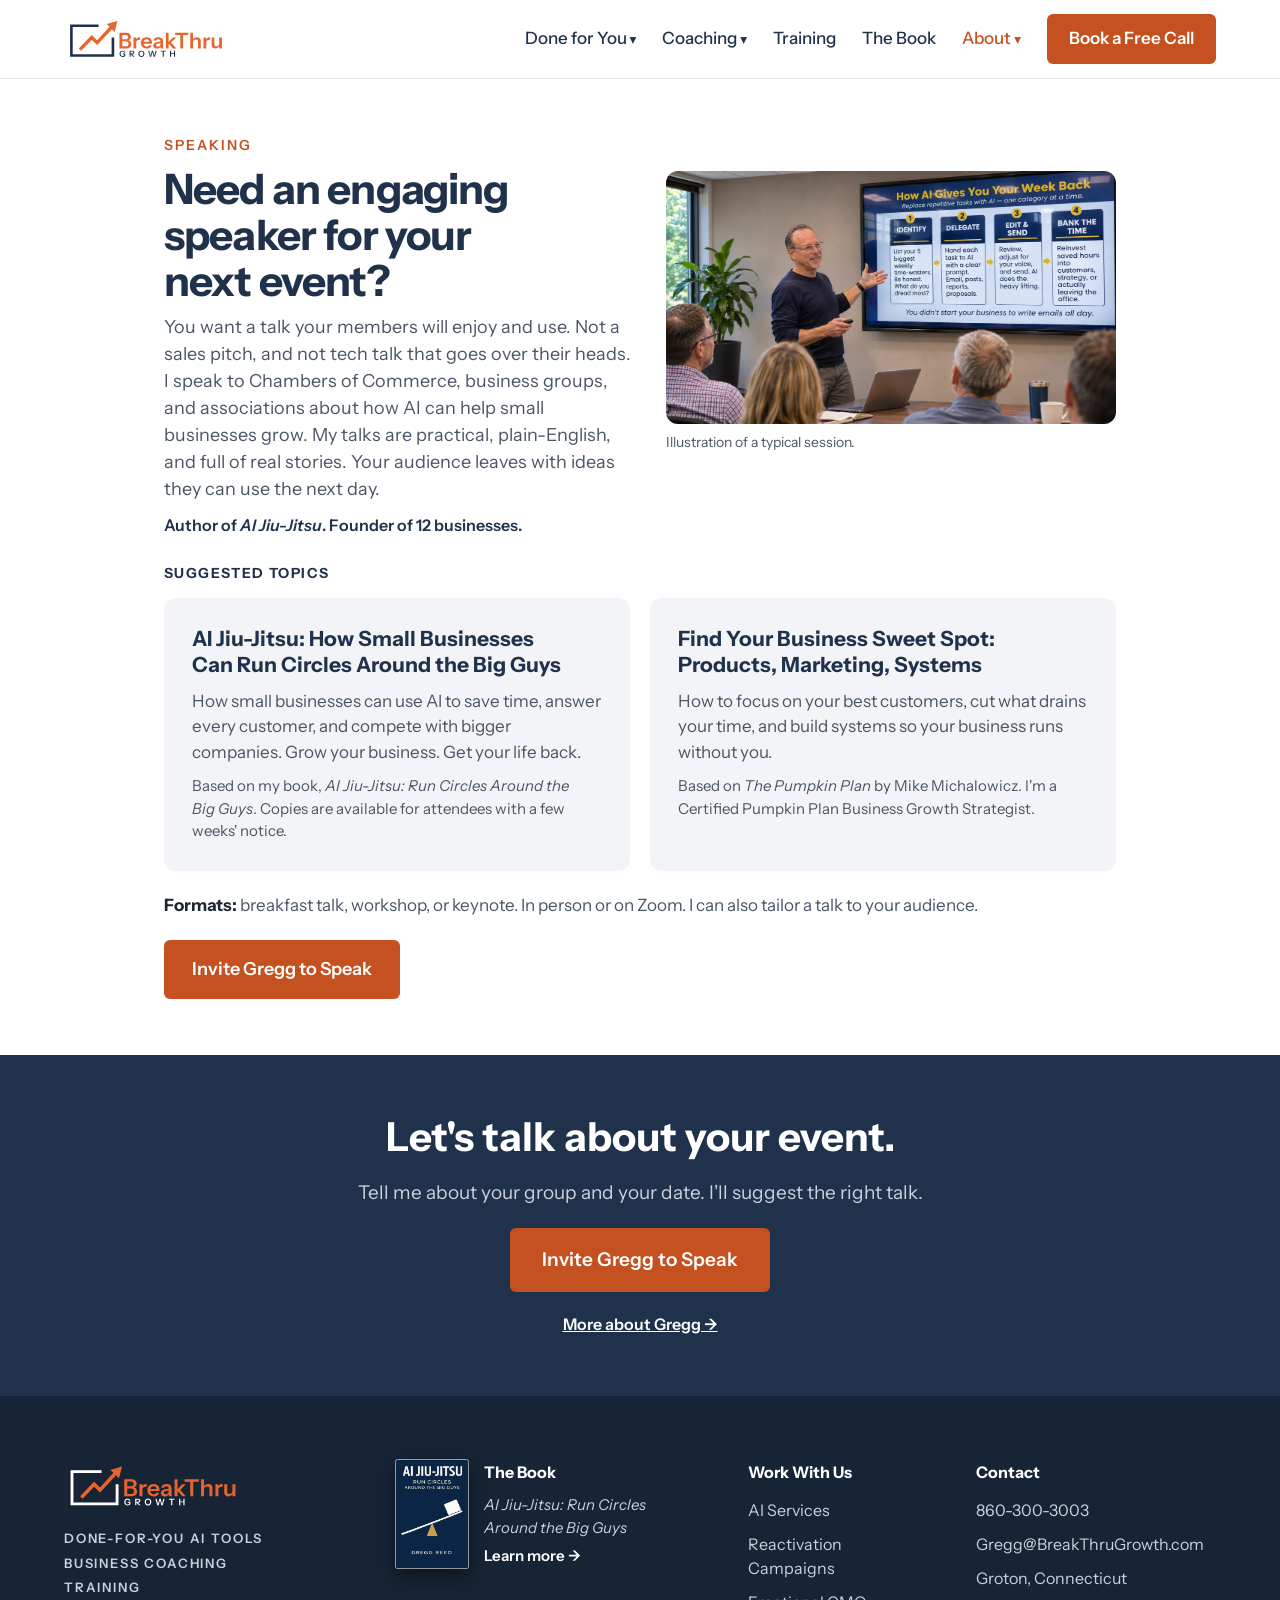
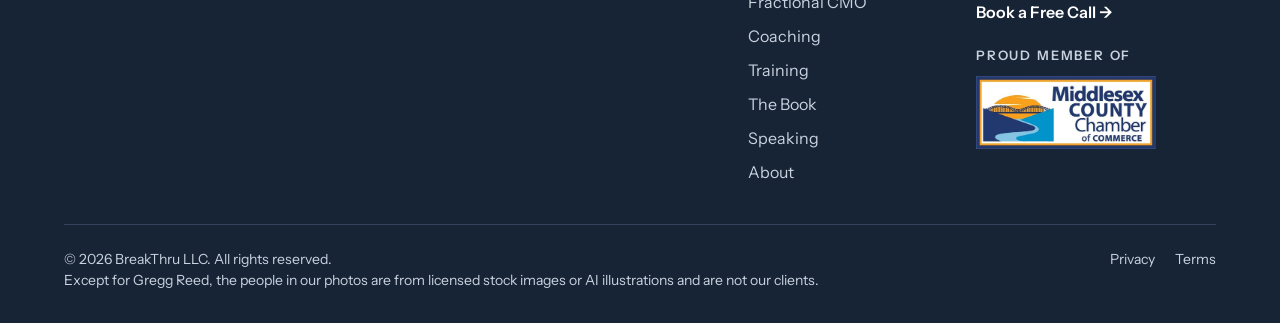
<file: speaking/index.html>
<!doctype html>
<html lang="en">
<head>
<meta charset="utf-8">
<meta name="viewport" content="width=device-width, initial-scale=1">
<title>Gregg Reed, Speaker: AI for Small Business | BreakThru Growth</title>
<meta name="description" content="Engaging, plain-English talks on AI and small business growth for Chambers of Commerce, business groups, and associations.">
<link rel="canonical" href="https://breakthrugrowth.com/speaking/">
<meta property="og:type" content="website">
<meta property="og:site_name" content="BreakThru Growth">
<meta property="og:title" content="Gregg Reed, Speaker: AI for Small Business | BreakThru Growth">
<meta property="og:description" content="Engaging, plain-English talks on AI and small business growth for Chambers of Commerce, business groups, and associations.">
<meta property="og:url" content="https://breakthrugrowth.com/speaking/">
<meta property="og:image" content="https://breakthrugrowth.com/assets/img/speaking-illustration.jpg">
<meta name="twitter:card" content="summary_large_image">
<link rel="icon" href="/favicon.svg?v=3" type="image/svg+xml">
<link rel="icon" href="/favicon-32x32.png?v=3" sizes="32x32" type="image/png">
<link rel="icon" href="/favicon.ico?v=3" sizes="any">
<link rel="apple-touch-icon" href="/apple-touch-icon.png?v=3">
<link rel="manifest" href="/site.webmanifest?v=3">
<meta name="theme-color" content="#20324B">
<link rel="preconnect" href="https://fonts.googleapis.com">
<link rel="preconnect" href="https://fonts.gstatic.com" crossorigin>
<link href="https://fonts.googleapis.com/css2?family=Instrument+Sans:wght@400;500;600;700&amp;display=swap" rel="stylesheet">
<link rel="stylesheet" href="/assets/css/site.css?v=20261113">
<script type="application/ld+json">{"@context":"https://schema.org","@type":"Person","name":"Gregg Reed","url":"https://breakthrugrowth.com/speaking/","jobTitle":"AI for Small Business","description":"Engaging, plain-English talks on AI and small business growth for Chambers of Commerce, business groups, and associations.","worksFor":{"@type":"Organization","name":"BreakThru Growth","url":"https://breakthrugrowth.com/"},"knowsAbout":["AI for small business","Small business growth","The Pumpkin Plan"],"subjectOf":{"@type":"Book","name":"AI Jiu-Jitsu: Run Circles Around the Big Guys","url":"https://breakthrugrowth.com/book/"}}</script>
</head>
<body>
<div class="page">

<a class="skip" href="#main">Skip to content</a>
<header class="site-header">
<div class="wrap">
<a class="brand" href="/"><img src="/assets/img/logo-color.svg" alt="BreakThru Growth" width="166" height="48"></a>
<input type="checkbox" id="menu" class="menu-toggle" aria-label="Show menu">
<label for="menu" class="menu-btn">Menu</label>
<nav class="nav" aria-label="Main">
<div class="dd"><a href="/ai-services/">Done for You</a>
<div class="dd-menu"><a href="/ai-services/">AI Services</a><a href="/reactivation/">Reactivation Campaigns</a><a href="/fractional/">Fractional CMO</a></div></div>
<div class="dd"><a href="/coaching/">Coaching</a>
<div class="dd-menu"><a href="/coaching/#focus">Focus Programs</a><a href="/coaching/#growth">Growth Coaching</a></div></div>
<a href="/training/">Training</a>
<a href="/book/">The Book</a>
<div class="dd"><a href="/about/" aria-current="page">About</a>
<div class="dd-menu"><a href="/about/">About Gregg</a><a href="/speaking/">Speaking</a></div></div>
<a class="btn" href="/start/">Book a Free Call</a>
</nav>
</div>
</header>
<main id="main">
<section id="speaking" style="background: #FFFFFF">
<div style="max-width: 1000px; margin: 0 auto; padding: 56px 24px; display: flex; flex-direction: column; gap: 22px">
<p style="margin: 0 0 -12px; font-size: 14px; font-weight: 600; letter-spacing: 0.14em; color: #C4511F">SPEAKING</p>
<div style="display: flex; flex-wrap: wrap; gap: 32px; align-items: flex-start">
<div style="flex: 1 1 400px; min-width: 0; display: flex; flex-direction: column; gap: 10px">
<h1 style="margin: 0; font-size: 42px; line-height: 1.1; letter-spacing: -0.02em; color: #20324B">Need an engaging speaker for your next event?</h1>
<p style="margin: 0; font-size: 18px; color: #4A5565">You want a talk your members will enjoy and use. Not a sales pitch, and not tech talk that goes over their heads. I speak to Chambers of Commerce, business groups, and associations about how AI can help small businesses grow. My talks are practical, plain-English, and full of real stories. Your audience leaves with ideas they can use the next day.</p>
<p style="margin: 0; font-size: 16px; font-weight: 600; color: #20324B">Author of <i>AI Jiu-Jitsu</i>. Founder of 12 businesses.</p>
</div>
<figure style="flex: 1 1 380px; min-width: 0; margin: 5px 0 0; display: flex; flex-direction: column; gap: 8px">
<img loading="lazy" src="/assets/img/speaking-illustration.jpg" alt="Illustration of Gregg presenting a slide titled How AI Gives You Your Week Back to a small group of business owners" width="1200" height="675" style="width: 100%; height: auto; display: block; border-radius: 12px">
<figcaption style="font-size: 14px; color: #4A5565">Illustration of a typical session.</figcaption>
</figure>
</div>
<h3 style="margin: 4px 0 -8px; font-size: 14px; font-weight: 700; letter-spacing: 0.1em; color: #20324B">SUGGESTED TOPICS</h3>
<div style="display: grid; grid-template-columns: repeat(auto-fit, minmax(300px, 1fr)); gap: 20px">
<div style="background: #F2F4F7; border-radius: 12px; padding: 28px; display: flex; flex-direction: column; gap: 10px"><h3 style="margin: 0; font-size: 21px; line-height: 1.25; color: #20324B">AI Jiu-Jitsu: How Small Businesses Can Run Circles Around the Big Guys</h3><p style="margin: 0; font-size: 17px; color: #4A5565">How small businesses can use AI to save time, answer every customer, and compete with bigger companies. Grow your business. Get your life back.</p><p style="margin: 0; font-size: 15px; color: #4A5565">Based on my book, <i>AI Jiu-Jitsu: Run Circles Around the Big Guys</i>. Copies are available for attendees with a few weeks' notice.</p></div>
<div style="background: #F2F4F7; border-radius: 12px; padding: 28px; display: flex; flex-direction: column; gap: 10px"><h3 style="margin: 0; font-size: 21px; line-height: 1.25; color: #20324B">Find Your Business Sweet Spot: Products, Marketing, Systems</h3><p style="margin: 0; font-size: 17px; color: #4A5565">How to focus on your best customers, cut what drains your time, and build systems so your business runs without you.</p><p style="margin: 0; font-size: 15px; color: #4A5565">Based on <i>The Pumpkin Plan</i> by Mike Michalowicz. I'm a Certified Pumpkin Plan Business Growth Strategist.</p></div>
</div>
<p style="margin: 0; font-size: 17px; color: #4A5565"><b style="color: #1D2733">Formats:</b> breakfast talk, workshop, or keynote. In person or on Zoom. I can also tailor a talk to your audience.</p>
<div><a href="/start/" data-e="moc.htworGurhTkaerB@ggerG" data-subject="Speaking invitation" data-keep-text style="display: inline-block; background: #C4511F; color: #FFFFFF; text-decoration: none; font-weight: 600; font-size: 18px; padding: 16px 28px; border-radius: 6px">Invite Gregg to Speak</a></div>
</div>
</section>

<section style="background: #20324B; color: #FFFFFF">
<div style="max-width: 820px; margin: 0 auto; padding: 60px 24px; display: flex; flex-direction: column; align-items: center; text-align: center; gap: 20px">
<h2 style="margin: 0; font-size: 40px; line-height: 1.1">Let's talk about your event.</h2>
<p style="margin: 0; font-size: 19px; color: #C9D2DE">Tell me about your group and your date. I'll suggest the right talk.</p>
<a href="/start/" data-e="moc.htworGurhTkaerB@ggerG" data-subject="Speaking invitation" data-keep-text style="background: #C4511F; color: #FFFFFF; text-decoration: none; font-weight: 600; font-size: 19px; padding: 18px 32px; border-radius: 6px">Invite Gregg to Speak</a>
<a href="/about/" style="color: #FFFFFF; font-weight: 600">More about Gregg →</a>
</div>
</section>
</main>
<footer class="site-footer">
<div class="wrap">
<div class="cols">
<div class="col" style="flex: 1 1 260px; min-width: 0; gap: 14px">
<img src="/assets/img/logo-reverse.svg" alt="BreakThru Growth" width="180" height="52" style="height: 52px; width: auto; align-self: flex-start">
<p style="margin: 0; font-size: 13px; font-weight: 600; letter-spacing: 0.14em; line-height: 1.9">DONE-FOR-YOU AI TOOLS<br>BUSINESS COACHING<br>TRAINING</p>
</div>
<div class="col" style="flex: 1 1 280px; min-width: 0; flex-direction: row; gap: 16px; align-items: flex-start">
<a href="/book/" style="flex: none; display: block; line-height: 0"><img src="/assets/img/ajj-cover.png" alt="About the book AI Jiu-Jitsu" width="72" height="108" loading="lazy" style="width: 72px; height: auto; flex: none"></a>
<div style="display: flex; flex-direction: column; gap: 6px; font-size: 15px">
<h2>The Book</h2>
<p style="margin: 0"><i>AI Jiu-Jitsu: Run Circles Around the Big Guys</i></p>
<a href="/book/" style="color: #FFFFFF; font-weight: 600">Learn more →</a>
</div>
</div>
<div class="col" style="flex: 0 1 180px">
<h2>Work With Us</h2>
<a href="/ai-services/">AI Services</a>
<a href="/reactivation/">Reactivation Campaigns</a>
<a href="/fractional/">Fractional CMO</a>
<a href="/coaching/">Coaching</a>
<a href="/training/">Training</a>
<a href="/book/">The Book</a>
<a href="/speaking/">Speaking</a>
<a href="/about/">About</a>
</div>
<div class="col" style="flex: 0 1 240px">
<h2>Contact</h2>
<a href="tel:+18603003003">860-300-3003</a>
<a href="/start/" data-e="moc.htworGurhTkaerB@ggerG">Gregg at BreakThruGrowth dot com</a>
<span>Groton, Connecticut</span>
<a href="/start/" style="color: #FFFFFF; font-weight: 600">Book a Free Call →</a>
<span style="margin-top: 12px; font-size: 13px; font-weight: 600; letter-spacing: 0.14em">PROUD MEMBER OF</span>
<a href="https://business.middlesexchamber.com/list/member/breakthru-llc-24766" target="_blank" rel="noopener" style="display: block; width: 180px"><img src="/assets/img/middlesex-chamber.jpg" alt="Middlesex County Chamber of Commerce" width="180" height="74" loading="lazy" style="display: block; width: 180px; height: auto"></a>
</div>
</div>
<div class="legal">
<span>© 2026 BreakThru LLC. All rights reserved.<br>Except for Gregg Reed, the people in our photos are from licensed stock images or AI illustrations and are not our clients.</span>
<div style="display: flex; flex-wrap: wrap; gap: 20px">
<a href="/privacy/">Privacy</a>
<a href="/terms/">Terms</a>
<!-- Student Login: uncomment when classes launch, and add the GHL course portal URL.
<a href="https://REPLACE-WITH-GHL-PORTAL" target="_blank" rel="noopener">Student Login</a> -->
</div>
</div>
</div>
</footer>
</div>
<script src="/assets/js/email.js" defer></script>
</body>
</html>
</file>
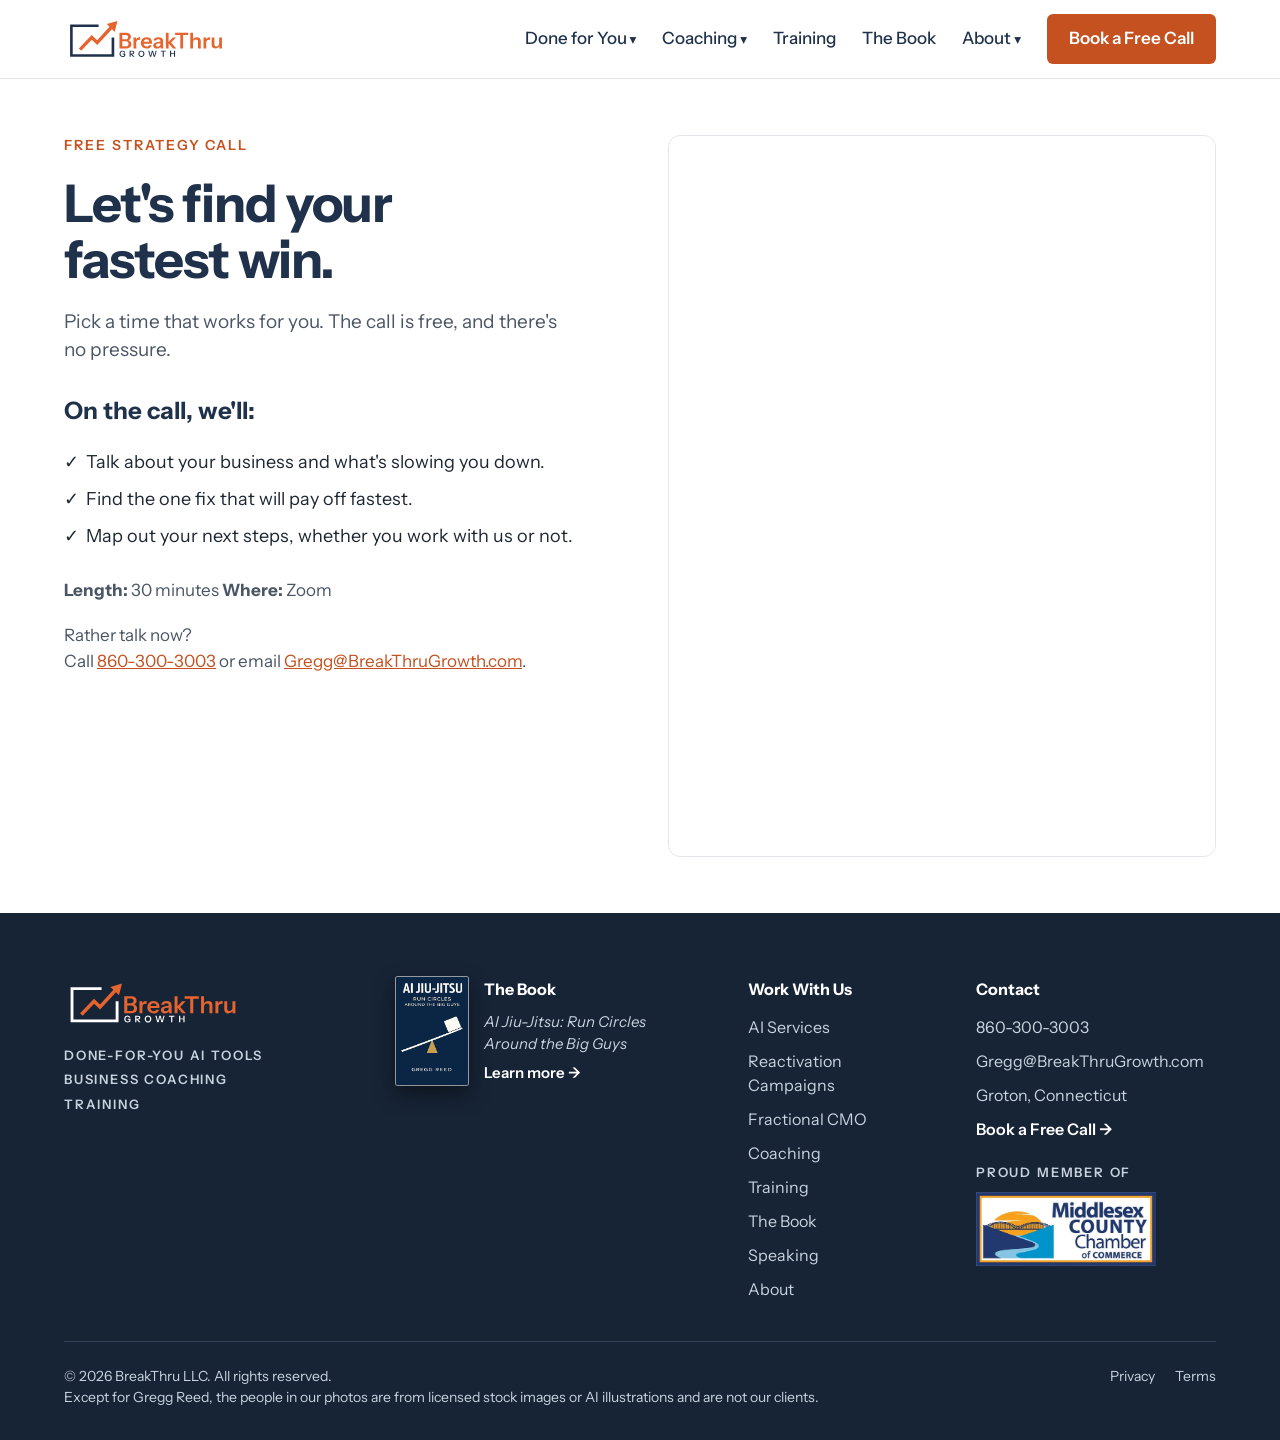
<file: start/index.html>
<!doctype html>
<html lang="en">
<head>
<meta charset="utf-8">
<meta name="viewport" content="width=device-width, initial-scale=1">
<title>Book a Free Strategy Call | BreakThru Growth</title>
<meta name="description" content="Pick a time for a free strategy call. We will find the one fix that pays off fastest for your business.">
<link rel="canonical" href="https://breakthrugrowth.com/start/">
<meta property="og:type" content="website">
<meta property="og:site_name" content="BreakThru Growth">
<meta property="og:title" content="Book a Free Strategy Call | BreakThru Growth">
<meta property="og:description" content="Pick a time for a free strategy call. We will find the one fix that pays off fastest for your business.">
<meta property="og:url" content="https://breakthrugrowth.com/start/">
<meta property="og:image" content="https://breakthrugrowth.com/assets/img/gregg-portrait.jpg">
<meta name="twitter:card" content="summary_large_image">
<link rel="icon" href="/favicon.svg?v=3" type="image/svg+xml">
<link rel="icon" href="/favicon-32x32.png?v=3" sizes="32x32" type="image/png">
<link rel="icon" href="/favicon.ico?v=3" sizes="any">
<link rel="apple-touch-icon" href="/apple-touch-icon.png?v=3">
<link rel="manifest" href="/site.webmanifest?v=3">
<meta name="theme-color" content="#20324B">
<link rel="preconnect" href="https://fonts.googleapis.com">
<link rel="preconnect" href="https://fonts.gstatic.com" crossorigin>
<link href="https://fonts.googleapis.com/css2?family=Instrument+Sans:wght@400;500;600;700&amp;display=swap" rel="stylesheet">
<link rel="stylesheet" href="/assets/css/site.css?v=20261113">
</head>
<body>
<div class="page">
<a class="skip" href="#main">Skip to content</a>
<header class="site-header">
<div class="wrap">
<a class="brand" href="/"><img src="/assets/img/logo-color.svg" alt="BreakThru Growth" width="166" height="48"></a>
<input type="checkbox" id="menu" class="menu-toggle" aria-label="Show menu">
<label for="menu" class="menu-btn">Menu</label>
<nav class="nav" aria-label="Main">
<div class="dd"><a href="/ai-services/">Done for You</a>
<div class="dd-menu"><a href="/ai-services/">AI Services</a><a href="/reactivation/">Reactivation Campaigns</a><a href="/fractional/">Fractional CMO</a></div></div>
<div class="dd"><a href="/coaching/">Coaching</a>
<div class="dd-menu"><a href="/coaching/#focus">Focus Programs</a><a href="/coaching/#growth">Growth Coaching</a></div></div>
<a href="/training/">Training</a>
<a href="/book/">The Book</a>
<div class="dd"><a href="/about/">About</a>
<div class="dd-menu"><a href="/about/">About Gregg</a><a href="/speaking/">Speaking</a></div></div>
<a class="btn" href="/start/">Book a Free Call</a>
</nav>
</div>
</header>
<main id="main">
<section style="background: #FFFFFF">
<div style="max-width: 1200px; margin: 0 auto; padding: 56px 24px; display: flex; flex-wrap: wrap; gap: 56px">
<div style="flex: 1 1 460px; min-width: 0; display: flex; flex-direction: column; gap: 20px">
<p style="margin: 0; font-size: 14px; font-weight: 600; letter-spacing: 0.14em; color: #C4511F">FREE STRATEGY CALL</p>
<h1 style="margin: 0; font-size: 52px; line-height: 1.08; color: #20324B; letter-spacing: -0.02em">Let's find your fastest win.</h1>
<p style="margin: 0; font-size: 19px; color: #4A5565">Pick a time that works for you. The call is free, and there's no pressure.</p>
<h2 style="margin: 8px 0 0; font-size: 24px; color: #20324B">On the call, we'll:</h2>
<div style="display: flex; flex-direction: column; gap: 10px; font-size: 18px">
<span style="display: flex; gap: 0.4em"><span aria-hidden="true" style="flex: none">✓</span><span>Talk about your business and what's slowing you down.</span></span>
<span style="display: flex; gap: 0.4em"><span aria-hidden="true" style="flex: none">✓</span><span>Find the one fix that will pay off fastest.</span></span>
<span style="display: flex; gap: 0.4em"><span aria-hidden="true" style="flex: none">✓</span><span>Map out your next steps, whether you work with us or not.</span></span>
</div>
<p style="margin: 8px 0 0; font-size: 17px; color: #4A5565"><b>Length:</b> 30 minutes   <b>Where:</b> Zoom</p>
<p style="margin: 0; font-size: 17px; color: #4A5565">Rather talk now?<br>Call <a href="tel:+18603003003">860-300-3003</a> or email <a href="/start/" data-e="moc.htworGurhTkaerB@ggerG">Gregg at BreakThruGrowth dot com</a>.</p>
</div>
<div style="flex: 1 1 460px; min-width: 0">
<div style="background: #FFFFFF; border: 1px solid #E3E7ED; border-radius: 12px; overflow: hidden">
<iframe src="https://api.leadconnectorhq.com/widget/booking/6fXvXRvkpT9DK5tDbsL8" allow="payment" style="width: 100%; min-height: 720px; border: none; overflow: hidden; display: block" scrolling="no" id="6fXvXRvkpT9DK5tDbsL8_1794297924726" title="Book a free strategy call"></iframe>
</div>
<script src="https://link.msgsndr.com/js/form_embed.js" defer></script>
</div>
</div>
</section>
</main>
<footer class="site-footer">
<div class="wrap">
<div class="cols">
<div class="col" style="flex: 1 1 260px; min-width: 0; gap: 14px">
<img src="/assets/img/logo-reverse.svg" alt="BreakThru Growth" width="180" height="52" style="height: 52px; width: auto; align-self: flex-start">
<p style="margin: 0; font-size: 13px; font-weight: 600; letter-spacing: 0.14em; line-height: 1.9">DONE-FOR-YOU AI TOOLS<br>BUSINESS COACHING<br>TRAINING</p>
</div>
<div class="col" style="flex: 1 1 280px; min-width: 0; flex-direction: row; gap: 16px; align-items: flex-start">
<a href="/book/" style="flex: none; display: block; line-height: 0"><img src="/assets/img/ajj-cover.png" alt="About the book AI Jiu-Jitsu" width="72" height="108" loading="lazy" style="width: 72px; height: auto; flex: none"></a>
<div style="display: flex; flex-direction: column; gap: 6px; font-size: 15px">
<h2>The Book</h2>
<p style="margin: 0"><i>AI Jiu-Jitsu: Run Circles Around the Big Guys</i></p>
<a href="/book/" style="color: #FFFFFF; font-weight: 600">Learn more →</a>
</div>
</div>
<div class="col" style="flex: 0 1 180px">
<h2>Work With Us</h2>
<a href="/ai-services/">AI Services</a>
<a href="/reactivation/">Reactivation Campaigns</a>
<a href="/fractional/">Fractional CMO</a>
<a href="/coaching/">Coaching</a>
<a href="/training/">Training</a>
<a href="/book/">The Book</a>
<a href="/speaking/">Speaking</a>
<a href="/about/">About</a>
</div>
<div class="col" style="flex: 0 1 240px">
<h2>Contact</h2>
<a href="tel:+18603003003">860-300-3003</a>
<a href="/start/" data-e="moc.htworGurhTkaerB@ggerG">Gregg at BreakThruGrowth dot com</a>
<span>Groton, Connecticut</span>
<a href="/start/" style="color: #FFFFFF; font-weight: 600">Book a Free Call →</a>
<span style="margin-top: 12px; font-size: 13px; font-weight: 600; letter-spacing: 0.14em">PROUD MEMBER OF</span>
<a href="https://business.middlesexchamber.com/list/member/breakthru-llc-24766" target="_blank" rel="noopener" style="display: block; width: 180px"><img src="/assets/img/middlesex-chamber.jpg" alt="Middlesex County Chamber of Commerce" width="180" height="74" loading="lazy" style="display: block; width: 180px; height: auto"></a>
</div>
</div>
<div class="legal">
<span>© 2026 BreakThru LLC. All rights reserved.<br>Except for Gregg Reed, the people in our photos are from licensed stock images or AI illustrations and are not our clients.</span>
<div style="display: flex; flex-wrap: wrap; gap: 20px">
<a href="/privacy/">Privacy</a>
<a href="/terms/">Terms</a>
<!-- Student Login: uncomment when classes launch, and add the GHL course portal URL.
<a href="https://REPLACE-WITH-GHL-PORTAL" target="_blank" rel="noopener">Student Login</a> -->
</div>
</div>
</div>
</footer>
</div>
<script src="/assets/js/email.js" defer></script>
</body>
</html>
</file>
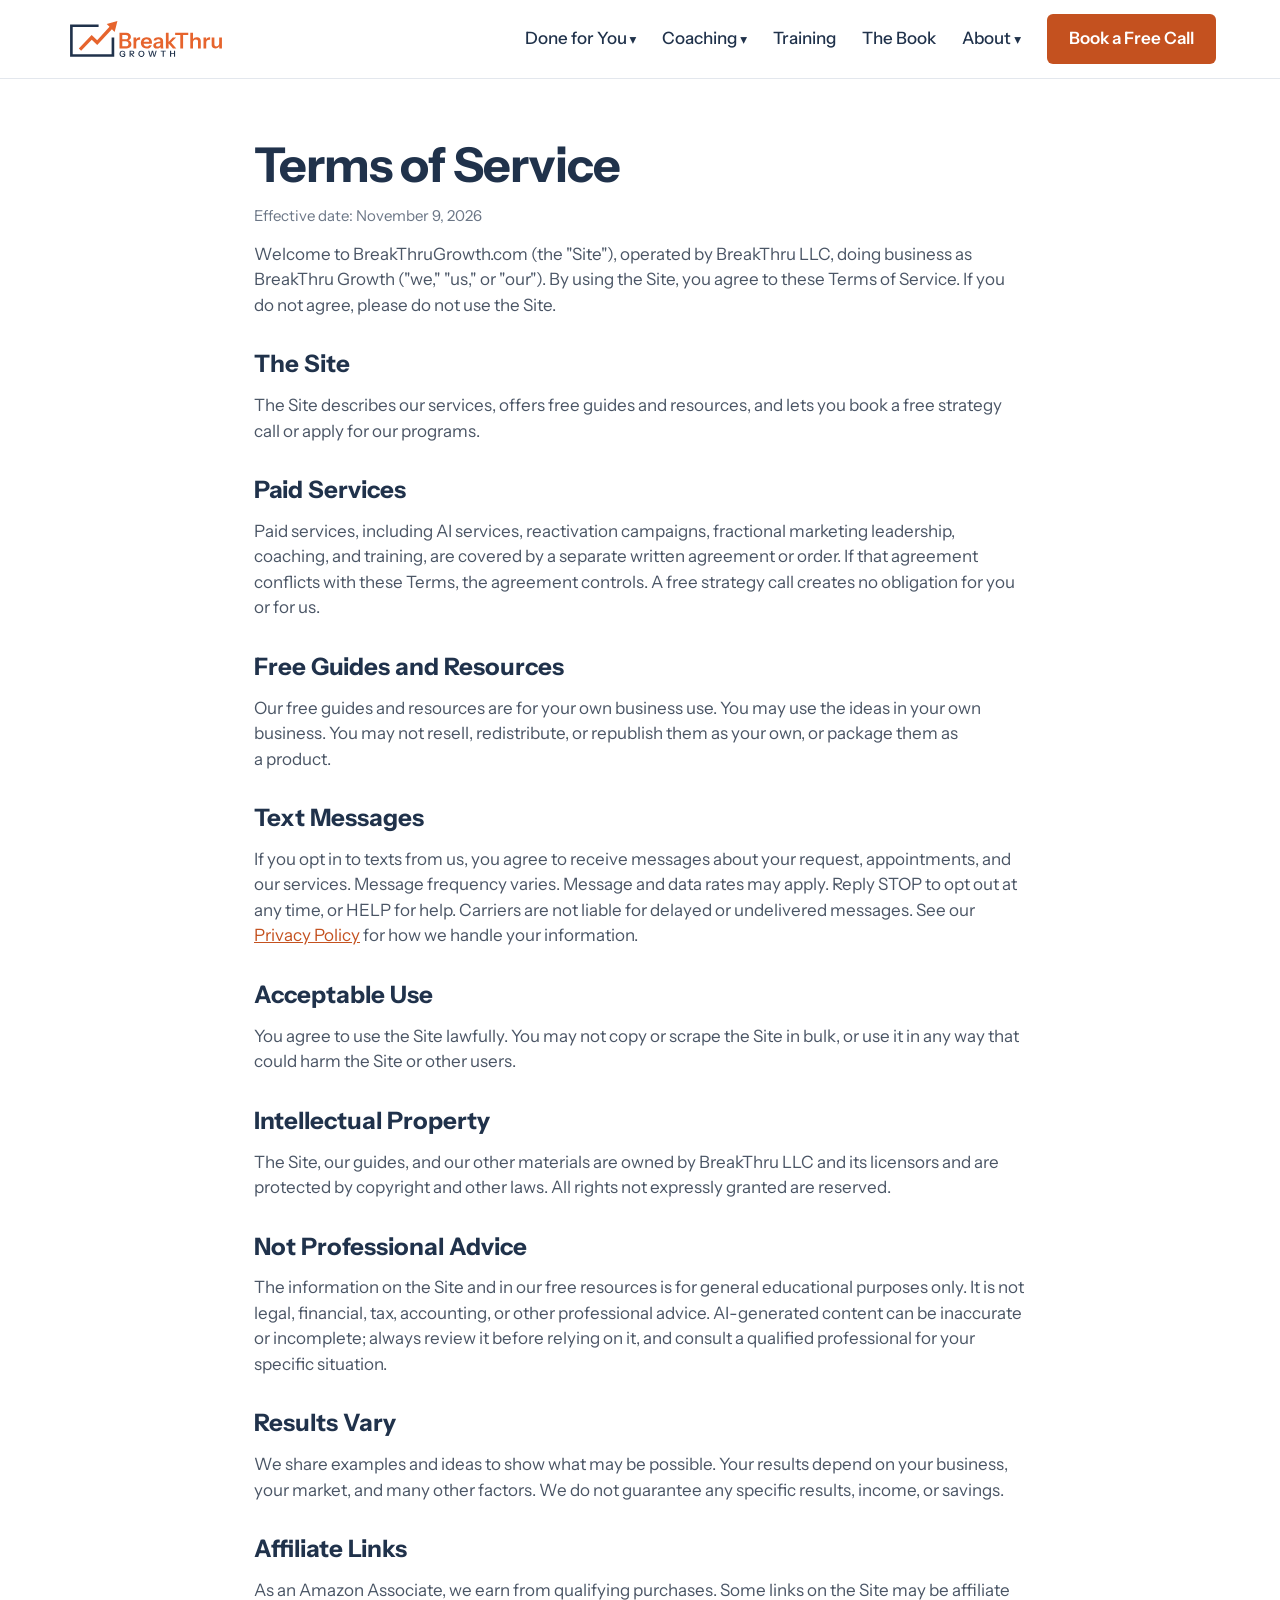
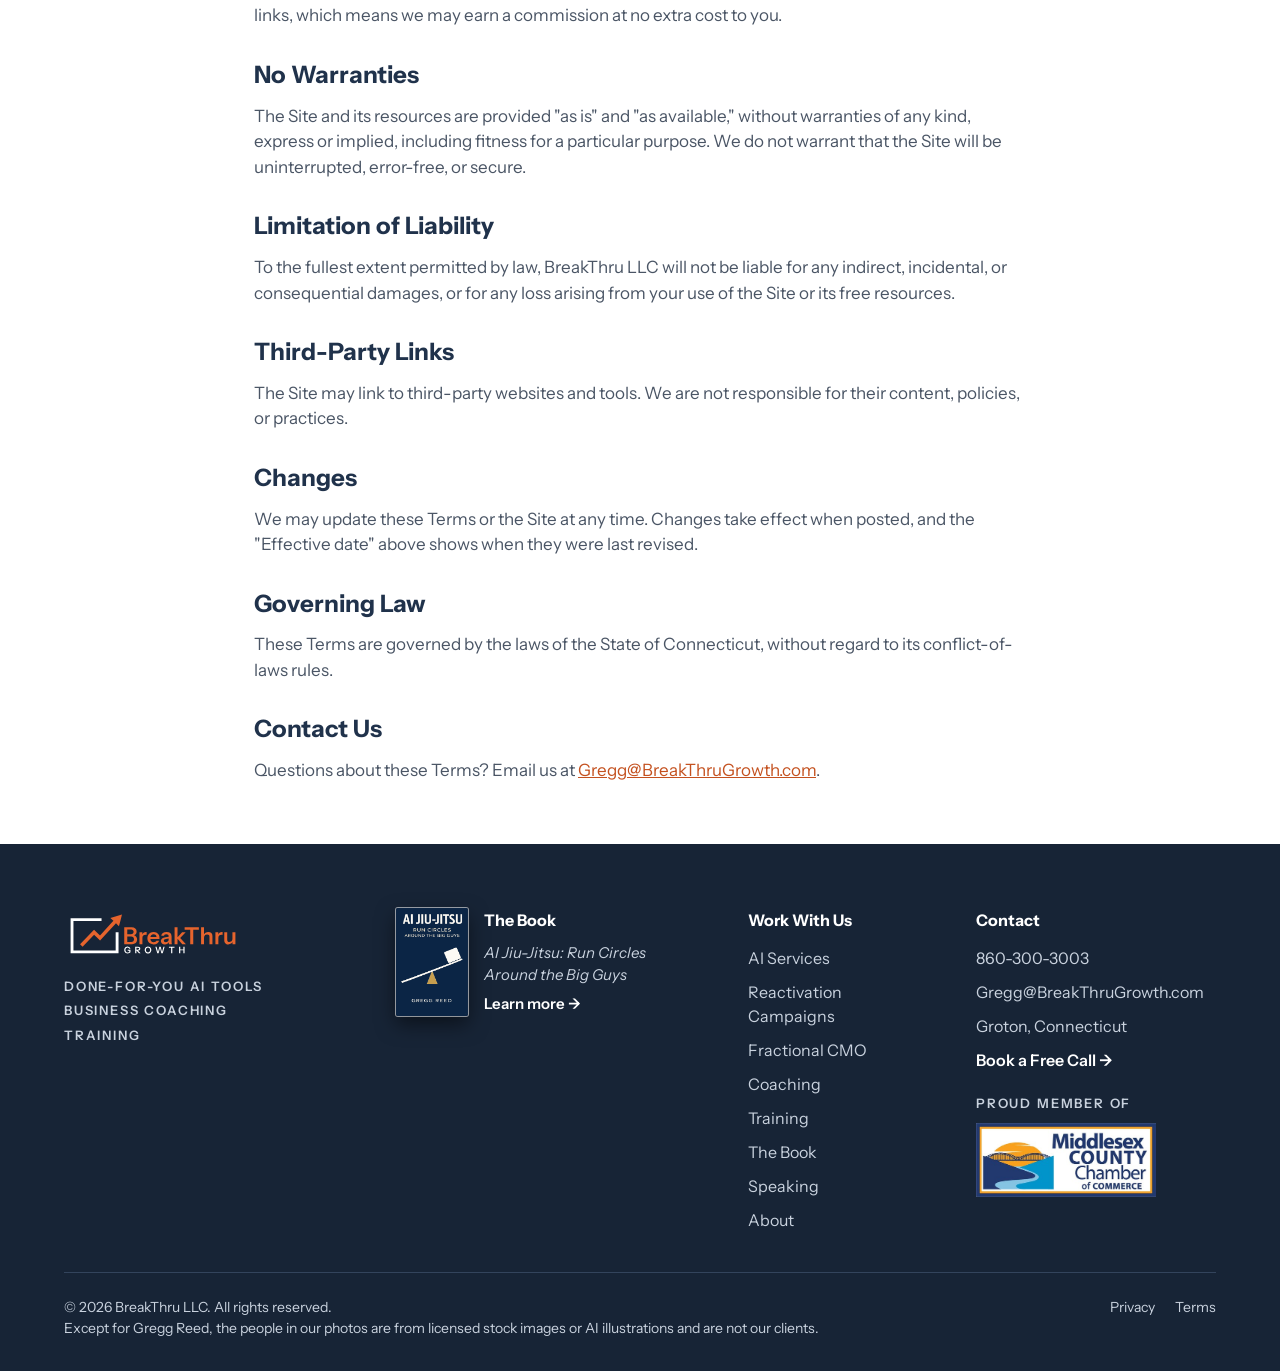
<file: terms/index.html>
<!doctype html>
<html lang="en">
<head>
<meta charset="utf-8">
<meta name="viewport" content="width=device-width, initial-scale=1">
<title>Terms of Service | BreakThru Growth</title>
<meta name="description" content="The terms for using BreakThruGrowth.com and its free resources.">
<meta name="robots" content="noindex">
<link rel="canonical" href="https://breakthrugrowth.com/terms/">
<meta property="og:type" content="website">
<meta property="og:site_name" content="BreakThru Growth">
<meta property="og:title" content="Terms of Service | BreakThru Growth">
<meta property="og:description" content="The terms for using BreakThruGrowth.com and its free resources.">
<meta property="og:url" content="https://breakthrugrowth.com/terms/">
<meta property="og:image" content="https://breakthrugrowth.com/assets/img/gregg-portrait.jpg">
<meta name="twitter:card" content="summary_large_image">
<link rel="icon" href="/favicon.svg?v=3" type="image/svg+xml">
<link rel="icon" href="/favicon-32x32.png?v=3" sizes="32x32" type="image/png">
<link rel="icon" href="/favicon.ico?v=3" sizes="any">
<link rel="apple-touch-icon" href="/apple-touch-icon.png?v=3">
<link rel="manifest" href="/site.webmanifest?v=3">
<meta name="theme-color" content="#20324B">
<link rel="preconnect" href="https://fonts.googleapis.com">
<link rel="preconnect" href="https://fonts.gstatic.com" crossorigin>
<link href="https://fonts.googleapis.com/css2?family=Instrument+Sans:wght@400;500;600;700&amp;display=swap" rel="stylesheet">
<link rel="stylesheet" href="/assets/css/site.css?v=20261113">
</head>
<body>
<div class="page">
<a class="skip" href="#main">Skip to content</a>
<header class="site-header">
<div class="wrap">
<a class="brand" href="/"><img src="/assets/img/logo-color.svg" alt="BreakThru Growth" width="166" height="48"></a>
<input type="checkbox" id="menu" class="menu-toggle" aria-label="Show menu">
<label for="menu" class="menu-btn">Menu</label>
<nav class="nav" aria-label="Main">
<div class="dd"><a href="/ai-services/">Done for You</a>
<div class="dd-menu"><a href="/ai-services/">AI Services</a><a href="/reactivation/">Reactivation Campaigns</a><a href="/fractional/">Fractional CMO</a></div></div>
<div class="dd"><a href="/coaching/">Coaching</a>
<div class="dd-menu"><a href="/coaching/#focus">Focus Programs</a><a href="/coaching/#growth">Growth Coaching</a></div></div>
<a href="/training/">Training</a>
<a href="/book/">The Book</a>
<div class="dd"><a href="/about/">About</a>
<div class="dd-menu"><a href="/about/">About Gregg</a><a href="/speaking/">Speaking</a></div></div>
<a class="btn" href="/start/">Book a Free Call</a>
</nav>
</div>
</header>
<main id="main">
<section style="background: #FFFFFF">
<div style="max-width: 820px; margin: 0 auto; padding: 60px 24px; display: flex; flex-direction: column; gap: 14px">
<h1 style="margin: 0; font-size: 48px; line-height: 1.1; color: #20324B; letter-spacing: -0.02em">Terms of Service</h1>
<p style="margin: 0; font-size: 15px; color: #6B7686">Effective date: November 9, 2026</p>
<p style="margin: 0; font-size: 17px; color: #4A5565">Welcome to BreakThruGrowth.com (the "Site"), operated by BreakThru LLC, doing business as BreakThru Growth ("we," "us," or "our"). By using the Site, you agree to these Terms of Service. If you do not agree, please do not use the Site.</p>
<h2 style="margin: 18px 0 0; font-size: 24px; line-height: 1.2; color: #20324B">The Site</h2>
<p style="margin: 0; font-size: 17px; color: #4A5565">The Site describes our services, offers free guides and resources, and lets you book a free strategy call or apply for our programs.</p>
<h2 style="margin: 18px 0 0; font-size: 24px; line-height: 1.2; color: #20324B">Paid Services</h2>
<p style="margin: 0; font-size: 17px; color: #4A5565">Paid services, including AI services, reactivation campaigns, fractional marketing leadership, coaching, and training, are covered by a separate written agreement or order. If that agreement conflicts with these Terms, the agreement controls. A free strategy call creates no obligation for you or for us.</p>
<h2 style="margin: 18px 0 0; font-size: 24px; line-height: 1.2; color: #20324B">Free Guides and Resources</h2>
<p style="margin: 0; font-size: 17px; color: #4A5565">Our free guides and resources are for your own business use. You may use the ideas in your own business. You may not resell, redistribute, or republish them as your own, or package them as a product.</p>
<h2 style="margin: 18px 0 0; font-size: 24px; line-height: 1.2; color: #20324B">Text Messages</h2>
<p style="margin: 0; font-size: 17px; color: #4A5565">If you opt in to texts from us, you agree to receive messages about your request, appointments, and our services. Message frequency varies. Message and data rates may apply. Reply STOP to opt out at any time, or HELP for help. Carriers are not liable for delayed or undelivered messages. See our <a href="/privacy/">Privacy Policy</a> for how we handle your information.</p>
<h2 style="margin: 18px 0 0; font-size: 24px; line-height: 1.2; color: #20324B">Acceptable Use</h2>
<p style="margin: 0; font-size: 17px; color: #4A5565">You agree to use the Site lawfully. You may not copy or scrape the Site in bulk, or use it in any way that could harm the Site or other users.</p>
<h2 style="margin: 18px 0 0; font-size: 24px; line-height: 1.2; color: #20324B">Intellectual Property</h2>
<p style="margin: 0; font-size: 17px; color: #4A5565">The Site, our guides, and our other materials are owned by BreakThru LLC and its licensors and are protected by copyright and other laws. All rights not expressly granted are reserved.</p>
<h2 style="margin: 18px 0 0; font-size: 24px; line-height: 1.2; color: #20324B">Not Professional Advice</h2>
<p style="margin: 0; font-size: 17px; color: #4A5565">The information on the Site and in our free resources is for general educational purposes only. It is not legal, financial, tax, accounting, or other professional advice. AI-generated content can be inaccurate or incomplete; always review it before relying on it, and consult a qualified professional for your specific situation.</p>
<h2 style="margin: 18px 0 0; font-size: 24px; line-height: 1.2; color: #20324B">Results Vary</h2>
<p style="margin: 0; font-size: 17px; color: #4A5565">We share examples and ideas to show what may be possible. Your results depend on your business, your market, and many other factors. We do not guarantee any specific results, income, or savings.</p>
<h2 style="margin: 18px 0 0; font-size: 24px; line-height: 1.2; color: #20324B">Affiliate Links</h2>
<p style="margin: 0; font-size: 17px; color: #4A5565">As an Amazon Associate, we earn from qualifying purchases. Some links on the Site may be affiliate links, which means we may earn a commission at no extra cost to you.</p>
<h2 style="margin: 18px 0 0; font-size: 24px; line-height: 1.2; color: #20324B">No Warranties</h2>
<p style="margin: 0; font-size: 17px; color: #4A5565">The Site and its resources are provided "as is" and "as available," without warranties of any kind, express or implied, including fitness for a particular purpose. We do not warrant that the Site will be uninterrupted, error-free, or secure.</p>
<h2 style="margin: 18px 0 0; font-size: 24px; line-height: 1.2; color: #20324B">Limitation of Liability</h2>
<p style="margin: 0; font-size: 17px; color: #4A5565">To the fullest extent permitted by law, BreakThru LLC will not be liable for any indirect, incidental, or consequential damages, or for any loss arising from your use of the Site or its free resources.</p>
<h2 style="margin: 18px 0 0; font-size: 24px; line-height: 1.2; color: #20324B">Third-Party Links</h2>
<p style="margin: 0; font-size: 17px; color: #4A5565">The Site may link to third-party websites and tools. We are not responsible for their content, policies, or practices.</p>
<h2 style="margin: 18px 0 0; font-size: 24px; line-height: 1.2; color: #20324B">Changes</h2>
<p style="margin: 0; font-size: 17px; color: #4A5565">We may update these Terms or the Site at any time. Changes take effect when posted, and the "Effective date" above shows when they were last revised.</p>
<h2 style="margin: 18px 0 0; font-size: 24px; line-height: 1.2; color: #20324B">Governing Law</h2>
<p style="margin: 0; font-size: 17px; color: #4A5565">These Terms are governed by the laws of the State of Connecticut, without regard to its conflict-of-laws rules.</p>
<h2 style="margin: 18px 0 0; font-size: 24px; line-height: 1.2; color: #20324B">Contact Us</h2>
<p style="margin: 0; font-size: 17px; color: #4A5565">Questions about these Terms? Email us at <a href="/start/" data-e="moc.htworGurhTkaerB@ggerG">Gregg at BreakThruGrowth dot com</a>.</p>
</div>
</section>
</main>
<footer class="site-footer">
<div class="wrap">
<div class="cols">
<div class="col" style="flex: 1 1 260px; min-width: 0; gap: 14px">
<img src="/assets/img/logo-reverse.svg" alt="BreakThru Growth" width="180" height="52" style="height: 52px; width: auto; align-self: flex-start">
<p style="margin: 0; font-size: 13px; font-weight: 600; letter-spacing: 0.14em; line-height: 1.9">DONE-FOR-YOU AI TOOLS<br>BUSINESS COACHING<br>TRAINING</p>
</div>
<div class="col" style="flex: 1 1 280px; min-width: 0; flex-direction: row; gap: 16px; align-items: flex-start">
<a href="/book/" style="flex: none; display: block; line-height: 0"><img src="/assets/img/ajj-cover.png" alt="About the book AI Jiu-Jitsu" width="72" height="108" loading="lazy" style="width: 72px; height: auto; flex: none"></a>
<div style="display: flex; flex-direction: column; gap: 6px; font-size: 15px">
<h2>The Book</h2>
<p style="margin: 0"><i>AI Jiu-Jitsu: Run Circles Around the Big Guys</i></p>
<a href="/book/" style="color: #FFFFFF; font-weight: 600">Learn more →</a>
</div>
</div>
<div class="col" style="flex: 0 1 180px">
<h2>Work With Us</h2>
<a href="/ai-services/">AI Services</a>
<a href="/reactivation/">Reactivation Campaigns</a>
<a href="/fractional/">Fractional CMO</a>
<a href="/coaching/">Coaching</a>
<a href="/training/">Training</a>
<a href="/book/">The Book</a>
<a href="/speaking/">Speaking</a>
<a href="/about/">About</a>
</div>
<div class="col" style="flex: 0 1 240px">
<h2>Contact</h2>
<a href="tel:+18603003003">860-300-3003</a>
<a href="/start/" data-e="moc.htworGurhTkaerB@ggerG">Gregg at BreakThruGrowth dot com</a>
<span>Groton, Connecticut</span>
<a href="/start/" style="color: #FFFFFF; font-weight: 600">Book a Free Call →</a>
<span style="margin-top: 12px; font-size: 13px; font-weight: 600; letter-spacing: 0.14em">PROUD MEMBER OF</span>
<a href="https://business.middlesexchamber.com/list/member/breakthru-llc-24766" target="_blank" rel="noopener" style="display: block; width: 180px"><img src="/assets/img/middlesex-chamber.jpg" alt="Middlesex County Chamber of Commerce" width="180" height="74" loading="lazy" style="display: block; width: 180px; height: auto"></a>
</div>
</div>
<div class="legal">
<span>© 2026 BreakThru LLC. All rights reserved.<br>Except for Gregg Reed, the people in our photos are from licensed stock images or AI illustrations and are not our clients.</span>
<div style="display: flex; flex-wrap: wrap; gap: 20px">
<a href="/privacy/">Privacy</a>
<a href="/terms/">Terms</a>
<!-- Student Login: uncomment when classes launch, and add the GHL course portal URL.
<a href="https://REPLACE-WITH-GHL-PORTAL" target="_blank" rel="noopener">Student Login</a> -->
</div>
</div>
</div>
</footer>
</div>
<script src="/assets/js/email.js" defer></script>
</body>
</html>
</file>
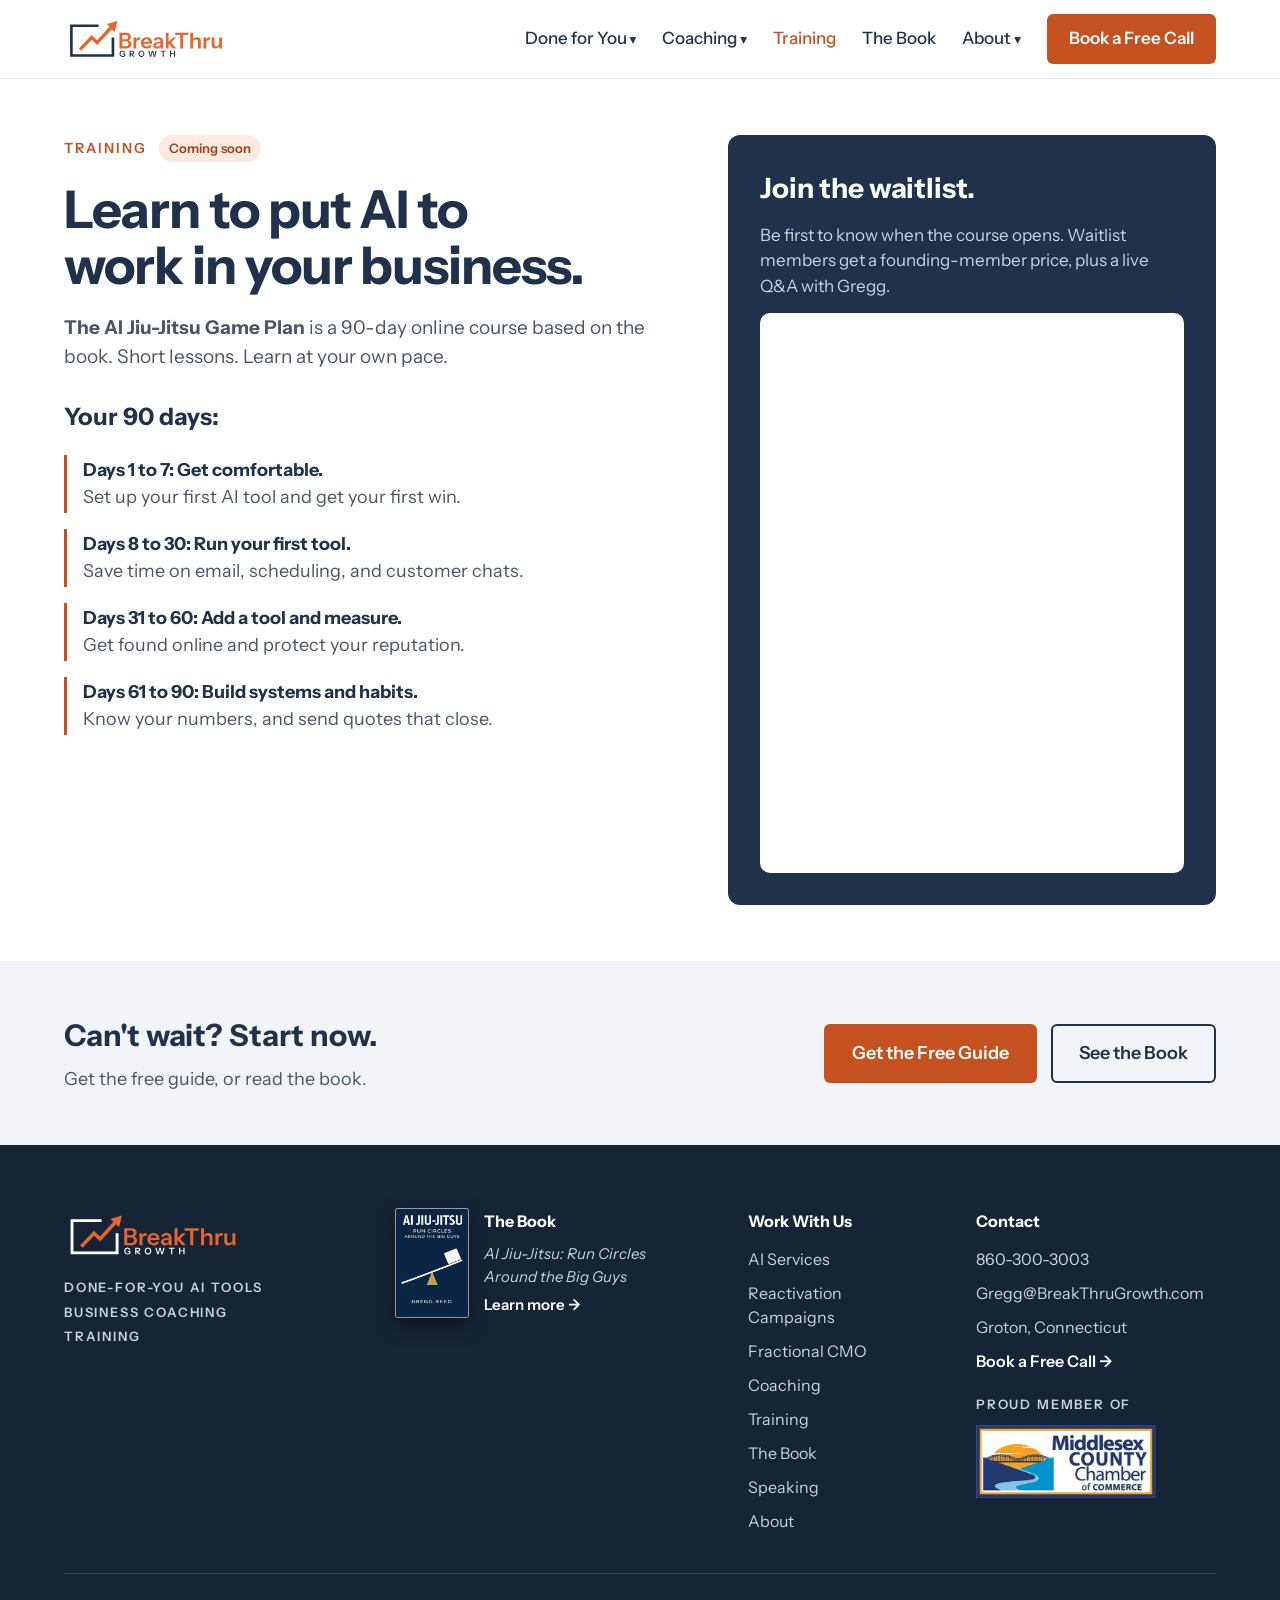
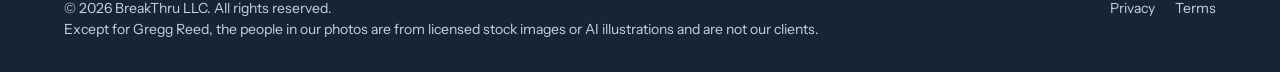
<file: training/index.html>
<!doctype html>
<html lang="en">
<head>
<meta charset="utf-8">
<meta name="viewport" content="width=device-width, initial-scale=1">
<title>AI Training for Small Business | BreakThru Growth</title>
<meta name="description" content="A 90-day online course, based on AI Jiu-Jitsu, that teaches busy owners to put AI to work. Join the waitlist.">
<link rel="canonical" href="https://breakthrugrowth.com/training/">
<meta property="og:type" content="website">
<meta property="og:site_name" content="BreakThru Growth">
<meta property="og:title" content="AI Training for Small Business | BreakThru Growth">
<meta property="og:description" content="A 90-day online course, based on AI Jiu-Jitsu, that teaches busy owners to put AI to work. Join the waitlist.">
<meta property="og:url" content="https://breakthrugrowth.com/training/">
<meta property="og:image" content="https://breakthrugrowth.com/assets/img/gregg-portrait.jpg">
<meta name="twitter:card" content="summary_large_image">
<link rel="icon" href="/favicon.svg?v=3" type="image/svg+xml">
<link rel="icon" href="/favicon-32x32.png?v=3" sizes="32x32" type="image/png">
<link rel="icon" href="/favicon.ico?v=3" sizes="any">
<link rel="apple-touch-icon" href="/apple-touch-icon.png?v=3">
<link rel="manifest" href="/site.webmanifest?v=3">
<meta name="theme-color" content="#20324B">
<link rel="preconnect" href="https://fonts.googleapis.com">
<link rel="preconnect" href="https://fonts.gstatic.com" crossorigin>
<link href="https://fonts.googleapis.com/css2?family=Instrument+Sans:wght@400;500;600;700&amp;display=swap" rel="stylesheet">
<link rel="stylesheet" href="/assets/css/site.css?v=20261113">
</head>
<body>
<div class="page">
<a class="skip" href="#main">Skip to content</a>
<header class="site-header">
<div class="wrap">
<a class="brand" href="/"><img src="/assets/img/logo-color.svg" alt="BreakThru Growth" width="166" height="48"></a>
<input type="checkbox" id="menu" class="menu-toggle" aria-label="Show menu">
<label for="menu" class="menu-btn">Menu</label>
<nav class="nav" aria-label="Main">
<div class="dd"><a href="/ai-services/">Done for You</a>
<div class="dd-menu"><a href="/ai-services/">AI Services</a><a href="/reactivation/">Reactivation Campaigns</a><a href="/fractional/">Fractional CMO</a></div></div>
<div class="dd"><a href="/coaching/">Coaching</a>
<div class="dd-menu"><a href="/coaching/#focus">Focus Programs</a><a href="/coaching/#growth">Growth Coaching</a></div></div>
<a href="/training/" aria-current="page">Training</a>
<a href="/book/">The Book</a>
<div class="dd"><a href="/about/">About</a>
<div class="dd-menu"><a href="/about/">About Gregg</a><a href="/speaking/">Speaking</a></div></div>
<a class="btn" href="/start/">Book a Free Call</a>
</nav>
</div>
</header>
<main id="main">
<section style="background: #FFFFFF">
<div style="max-width: 1200px; margin: 0 auto; padding: 56px 24px; display: flex; flex-wrap: wrap; gap: 56px; align-items: flex-start">
<div style="flex: 1 1 520px; min-width: 0; display: flex; flex-direction: column; gap: 20px">
<div style="display: flex; align-items: center; gap: 12px"><p style="margin: 0; font-size: 14px; font-weight: 600; letter-spacing: 0.14em; color: #C4511F">TRAINING</p><span style="background: #FCE9E0; color: #9E3F15; font-size: 13px; font-weight: 600; padding: 4px 10px; border-radius: 999px">Coming soon</span></div>
<h1 style="margin: 0; font-size: 52px; line-height: 1.08; color: #20324B; letter-spacing: -0.02em">Learn to put AI to work in your business.</h1>
<p style="margin: 0; font-size: 19px; color: #4A5565"><b>The AI Jiu-Jitsu Game Plan</b> is a 90-day online course based on the book. Short lessons. Learn at your own pace.</p>
<h2 style="margin: 8px 0 0; font-size: 24px; color: #20324B">Your 90 days:</h2>
<div style="display: flex; flex-direction: column; gap: 16px; font-size: 18px">
<div style="border-left: 3px solid #C4511F; padding: 2px 0 2px 16px"><b style="color: #20324B">Days 1 to 7: Get comfortable.</b><br><span style="color: #4A5565">Set up your first AI tool and get your first win.</span></div>
<div style="border-left: 3px solid #C4511F; padding: 2px 0 2px 16px"><b style="color: #20324B">Days 8 to 30: Run your first tool.</b><br><span style="color: #4A5565">Save time on email, scheduling, and customer chats.</span></div>
<div style="border-left: 3px solid #C4511F; padding: 2px 0 2px 16px"><b style="color: #20324B">Days 31 to 60: Add a tool and measure.</b><br><span style="color: #4A5565">Get found online and protect your reputation.</span></div>
<div style="border-left: 3px solid #C4511F; padding: 2px 0 2px 16px"><b style="color: #20324B">Days 61 to 90: Build systems and habits.</b><br><span style="color: #4A5565">Know your numbers, and send quotes that close.</span></div>
</div>
</div>
<div style="flex: 1 1 400px; min-width: 0; background: #20324B; color: #FFFFFF; border-radius: 12px; padding: 32px; display: flex; flex-direction: column; gap: 14px">
<h2 style="margin: 0; font-size: 28px">Join the waitlist.</h2>
<p style="margin: 0; font-size: 17px; color: #C9D2DE">Be first to know when the course opens. Waitlist members get a founding-member price, plus a live Q&amp;A with Gregg.</p>
<div style="background: #FFFFFF; border-radius: 10px; overflow: hidden">
<iframe src="https://api.leadconnectorhq.com/widget/form/DBcZ0foAlxCIsoOfkWq4" style="width: 100%; height: 560px; border: none; border-radius: 10px; display: block" id="inline-DBcZ0foAlxCIsoOfkWq4" data-layout="{'id':'INLINE'}" data-trigger-type="alwaysShow" data-trigger-value="" data-activation-type="alwaysActivated" data-activation-value="" data-deactivation-type="neverDeactivate" data-deactivation-value="" data-form-name="Training Waitlist" data-height="560" data-layout-iframe-id="inline-DBcZ0foAlxCIsoOfkWq4" data-form-id="DBcZ0foAlxCIsoOfkWq4" title="Join the waitlist"></iframe>
</div>
<script src="https://link.msgsndr.com/js/form_embed.js" defer></script>
</div>
</div>
</section>
<section style="background: #F2F4F7">
<div style="max-width: 1200px; margin: 0 auto; padding: 52px 24px; display: flex; flex-wrap: wrap; gap: 24px; align-items: center; justify-content: space-between">
<div style="flex: 1 1 520px; min-width: 0"><h2 style="margin: 0 0 8px; font-size: 30px; color: #20324B">Can't wait? Start now.</h2><p style="margin: 0; font-size: 18px; color: #4A5565">Get the free guide, or read the book.</p></div>
<div style="display: flex; flex-wrap: wrap; gap: 14px"><a href="/#free-guide" style="background: #C4511F; color: #FFFFFF; text-decoration: none; font-weight: 600; font-size: 18px; padding: 16px 28px; border-radius: 6px">Get the Free Guide</a><a href="/book/" style="border: 2px solid #20324B; color: #20324B; text-decoration: none; font-weight: 600; font-size: 18px; padding: 14px 26px; border-radius: 6px">See the Book</a></div>
</div>
</section>
</main>
<footer class="site-footer">
<div class="wrap">
<div class="cols">
<div class="col" style="flex: 1 1 260px; min-width: 0; gap: 14px">
<img src="/assets/img/logo-reverse.svg" alt="BreakThru Growth" width="180" height="52" style="height: 52px; width: auto; align-self: flex-start">
<p style="margin: 0; font-size: 13px; font-weight: 600; letter-spacing: 0.14em; line-height: 1.9">DONE-FOR-YOU AI TOOLS<br>BUSINESS COACHING<br>TRAINING</p>
</div>
<div class="col" style="flex: 1 1 280px; min-width: 0; flex-direction: row; gap: 16px; align-items: flex-start">
<a href="/book/" style="flex: none; display: block; line-height: 0"><img src="/assets/img/ajj-cover.png" alt="About the book AI Jiu-Jitsu" width="72" height="108" loading="lazy" style="width: 72px; height: auto; flex: none"></a>
<div style="display: flex; flex-direction: column; gap: 6px; font-size: 15px">
<h2>The Book</h2>
<p style="margin: 0"><i>AI Jiu-Jitsu: Run Circles Around the Big Guys</i></p>
<a href="/book/" style="color: #FFFFFF; font-weight: 600">Learn more →</a>
</div>
</div>
<div class="col" style="flex: 0 1 180px">
<h2>Work With Us</h2>
<a href="/ai-services/">AI Services</a>
<a href="/reactivation/">Reactivation Campaigns</a>
<a href="/fractional/">Fractional CMO</a>
<a href="/coaching/">Coaching</a>
<a href="/training/">Training</a>
<a href="/book/">The Book</a>
<a href="/speaking/">Speaking</a>
<a href="/about/">About</a>
</div>
<div class="col" style="flex: 0 1 240px">
<h2>Contact</h2>
<a href="tel:+18603003003">860-300-3003</a>
<a href="/start/" data-e="moc.htworGurhTkaerB@ggerG">Gregg at BreakThruGrowth dot com</a>
<span>Groton, Connecticut</span>
<a href="/start/" style="color: #FFFFFF; font-weight: 600">Book a Free Call →</a>
<span style="margin-top: 12px; font-size: 13px; font-weight: 600; letter-spacing: 0.14em">PROUD MEMBER OF</span>
<a href="https://business.middlesexchamber.com/list/member/breakthru-llc-24766" target="_blank" rel="noopener" style="display: block; width: 180px"><img src="/assets/img/middlesex-chamber.jpg" alt="Middlesex County Chamber of Commerce" width="180" height="74" loading="lazy" style="display: block; width: 180px; height: auto"></a>
</div>
</div>
<div class="legal">
<span>© 2026 BreakThru LLC. All rights reserved.<br>Except for Gregg Reed, the people in our photos are from licensed stock images or AI illustrations and are not our clients.</span>
<div style="display: flex; flex-wrap: wrap; gap: 20px">
<a href="/privacy/">Privacy</a>
<a href="/terms/">Terms</a>
<!-- Student Login: uncomment when classes launch, and add the GHL course portal URL.
<a href="https://REPLACE-WITH-GHL-PORTAL" target="_blank" rel="noopener">Student Login</a> -->
</div>
</div>
</div>
</footer>
</div>
<script src="/assets/js/email.js" defer></script>
</body>
</html>
</file>
<file: assets/css/site.css>
/* BreakThru Growth site styles */
:root{
  --navy:#20324B; --navy-dark:#172436; --orange:#E6642D; --orange-dark:#C4511F;
  --ink:#1D2733; --muted:#4A5565; --line:#E3E7ED; --mist:#F2F4F7;
}
*{box-sizing:border-box}
html{scroll-behavior:smooth}
body{margin:0;background:#FFFFFF;color:var(--ink);font-family:'Instrument Sans',system-ui,-apple-system,'Segoe UI',sans-serif;line-height:1.5;-webkit-font-smoothing:antialiased}
img{max-width:100%;height:auto}
a{color:var(--orange-dark)}a:hover{color:#9E3F15}
:focus-visible{outline:3px solid var(--orange);outline-offset:2px}
[id]{scroll-margin-top:96px}

.skip{position:absolute;left:-9999px;top:8px;background:var(--navy);color:#fff;padding:10px 16px;border-radius:6px;z-index:100}
.skip:focus{left:8px}

/* Header */
.site-header{position:sticky;top:0;z-index:50;background:#fff;border-bottom:1px solid var(--line)}
.site-header .wrap{max-width:1200px;margin:0 auto;padding:14px 24px;display:flex;align-items:center;justify-content:space-between;gap:16px}
.brand img{height:48px;width:auto;display:block}
.nav{display:flex;align-items:center;gap:26px;font-size:17px;font-weight:500}
.nav a{color:var(--navy);text-decoration:none;white-space:nowrap}
.nav a:hover,.nav a[aria-current="page"]{color:var(--orange-dark)}
.nav .btn{background:var(--orange-dark);color:#fff;font-weight:600;padding:12px 22px;border-radius:6px}
.nav .btn:hover{background:#9E3F15;color:#fff}
.dd{position:relative}
.dd>a::after{content:" \25BE";font-size:.8em}
.dd-menu{display:none;position:absolute;top:100%;left:-16px;min-width:240px;background:#fff;border:1px solid var(--line);border-radius:10px;box-shadow:0 12px 32px rgba(32,50,75,.14);padding:8px}
.dd-menu a{display:block;padding:10px 14px;border-radius:6px;font-weight:500;white-space:nowrap}
.dd-menu a:hover{background:var(--mist)}
.dd:hover .dd-menu,.dd:focus-within .dd-menu{display:block}
.dd::before{content:"";position:absolute;top:100%;left:0;right:0;height:12px}
.menu-toggle{display:none}
.menu-btn{display:none;cursor:pointer;font-weight:600;color:var(--navy);border:2px solid var(--navy);border-radius:6px;padding:8px 14px;min-height:44px;align-items:center}

/* Footer */
.site-footer{background:var(--navy-dark);color:#C9D2DE}
.site-footer .wrap{max-width:1200px;margin:0 auto;padding:64px 24px 32px;display:flex;flex-direction:column;gap:40px}
.site-footer .cols{display:flex;flex-wrap:wrap;gap:48px;justify-content:space-between}
.site-footer h2{margin:0 0 4px;font-size:16px;color:#fff}
.site-footer img[src*="ajj-cover"]{border-radius:2px;box-shadow:0 0 0 1px rgba(255,255,255,.55),0 8px 20px rgba(0,0,0,.5)}
.site-footer a{color:#C9D2DE;text-decoration:none}
.site-footer a:hover{color:#fff;text-decoration:underline}
.site-footer .col{display:flex;flex-direction:column;gap:10px;font-size:16px}
.site-footer .legal{border-top:1px solid #33445C;padding-top:24px;display:flex;flex-wrap:wrap;justify-content:space-between;gap:16px;font-size:14px}

/* Small screens: tame the large inline type and spacing from the page layouts */
@media (max-width:960px){
  .menu-btn{display:inline-flex}
  .nav{display:none;position:absolute;top:100%;left:0;right:0;background:#fff;border-bottom:1px solid var(--line);flex-direction:column;align-items:stretch;gap:0;padding:8px 24px 20px}
  .menu-toggle:checked ~ .nav{display:flex}
  .nav>a,.dd>a{padding:12px 0;border-bottom:1px solid var(--line)}
  .nav .btn{margin-top:14px;text-align:center}
  .dd-menu{display:block;position:static;border:0;box-shadow:none;padding:0 0 6px 14px;min-width:0}
  .dd>a::after{content:""}
}
@media (max-width:640px){
  .page h1{font-size:clamp(34px,9vw,44px)!important}
  .page h2{font-size:clamp(26px,7vw,34px)!important}
  .page section>div{padding-top:44px!important;padding-bottom:44px!important}
  .page section>div.tight-top{padding-top:8px!important}
  .page .site-footer h2{font-size:16px!important}
  .brand img{height:40px}
}

/* Balance headline lines so no word is left alone on the last line */
h1,h2,h3{text-wrap:balance}
p,li{text-wrap:pretty}

/* Solid navy button */
.btn-navy{background:#20324B;color:#fff}
.btn-navy:hover{background:#172436!important;color:#fff!important}
</file>
